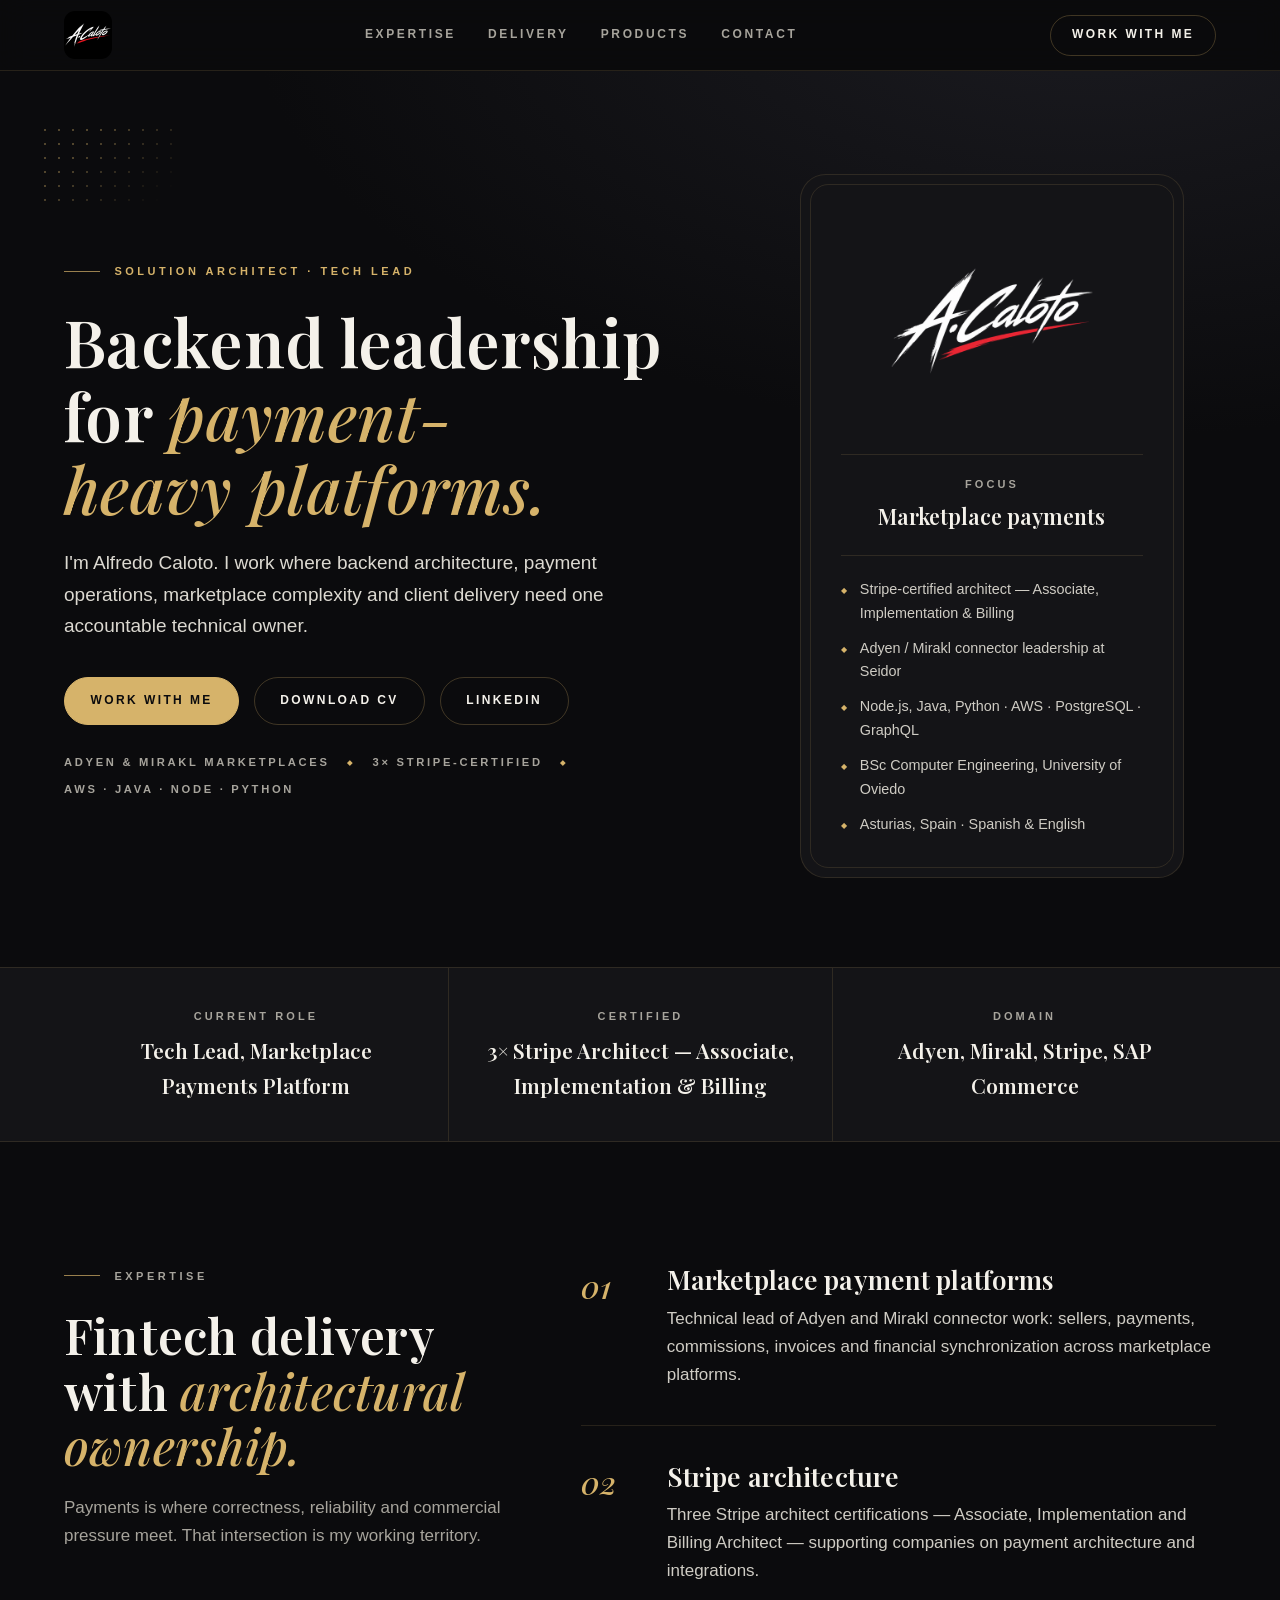
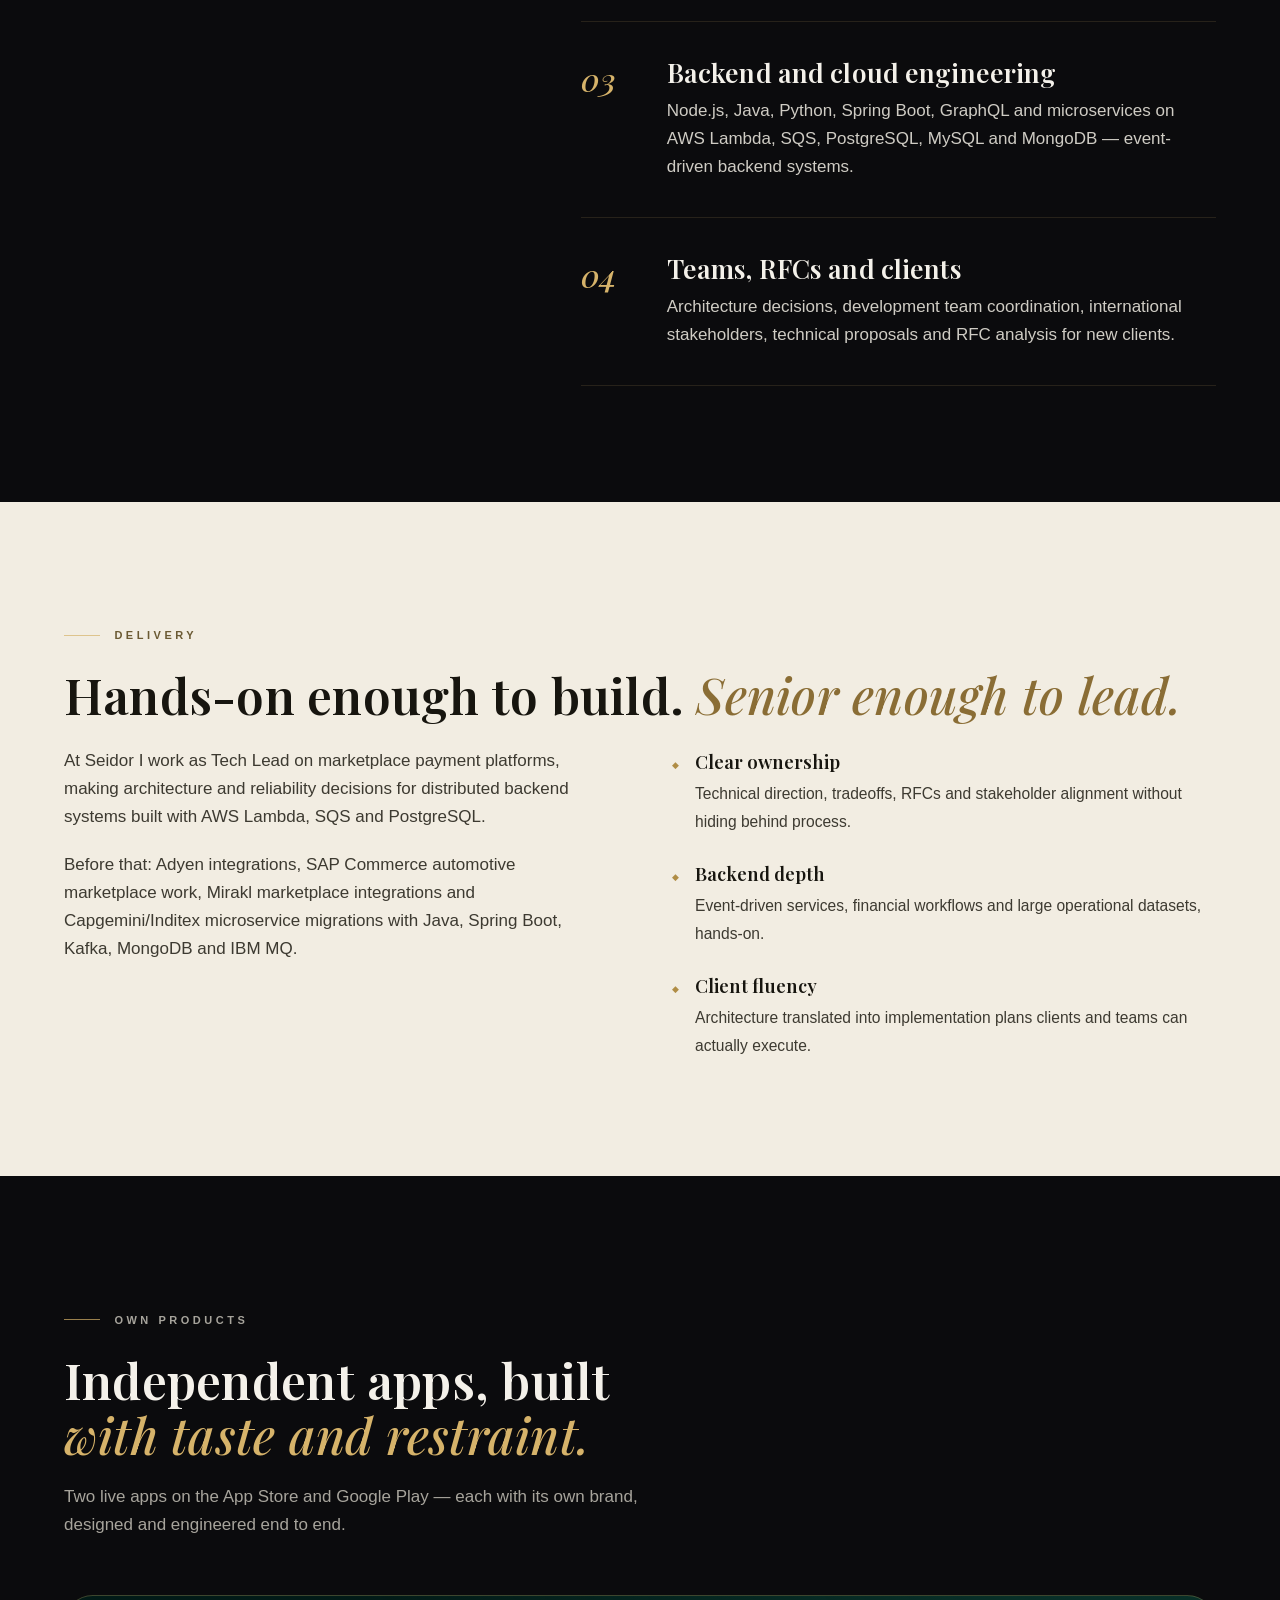
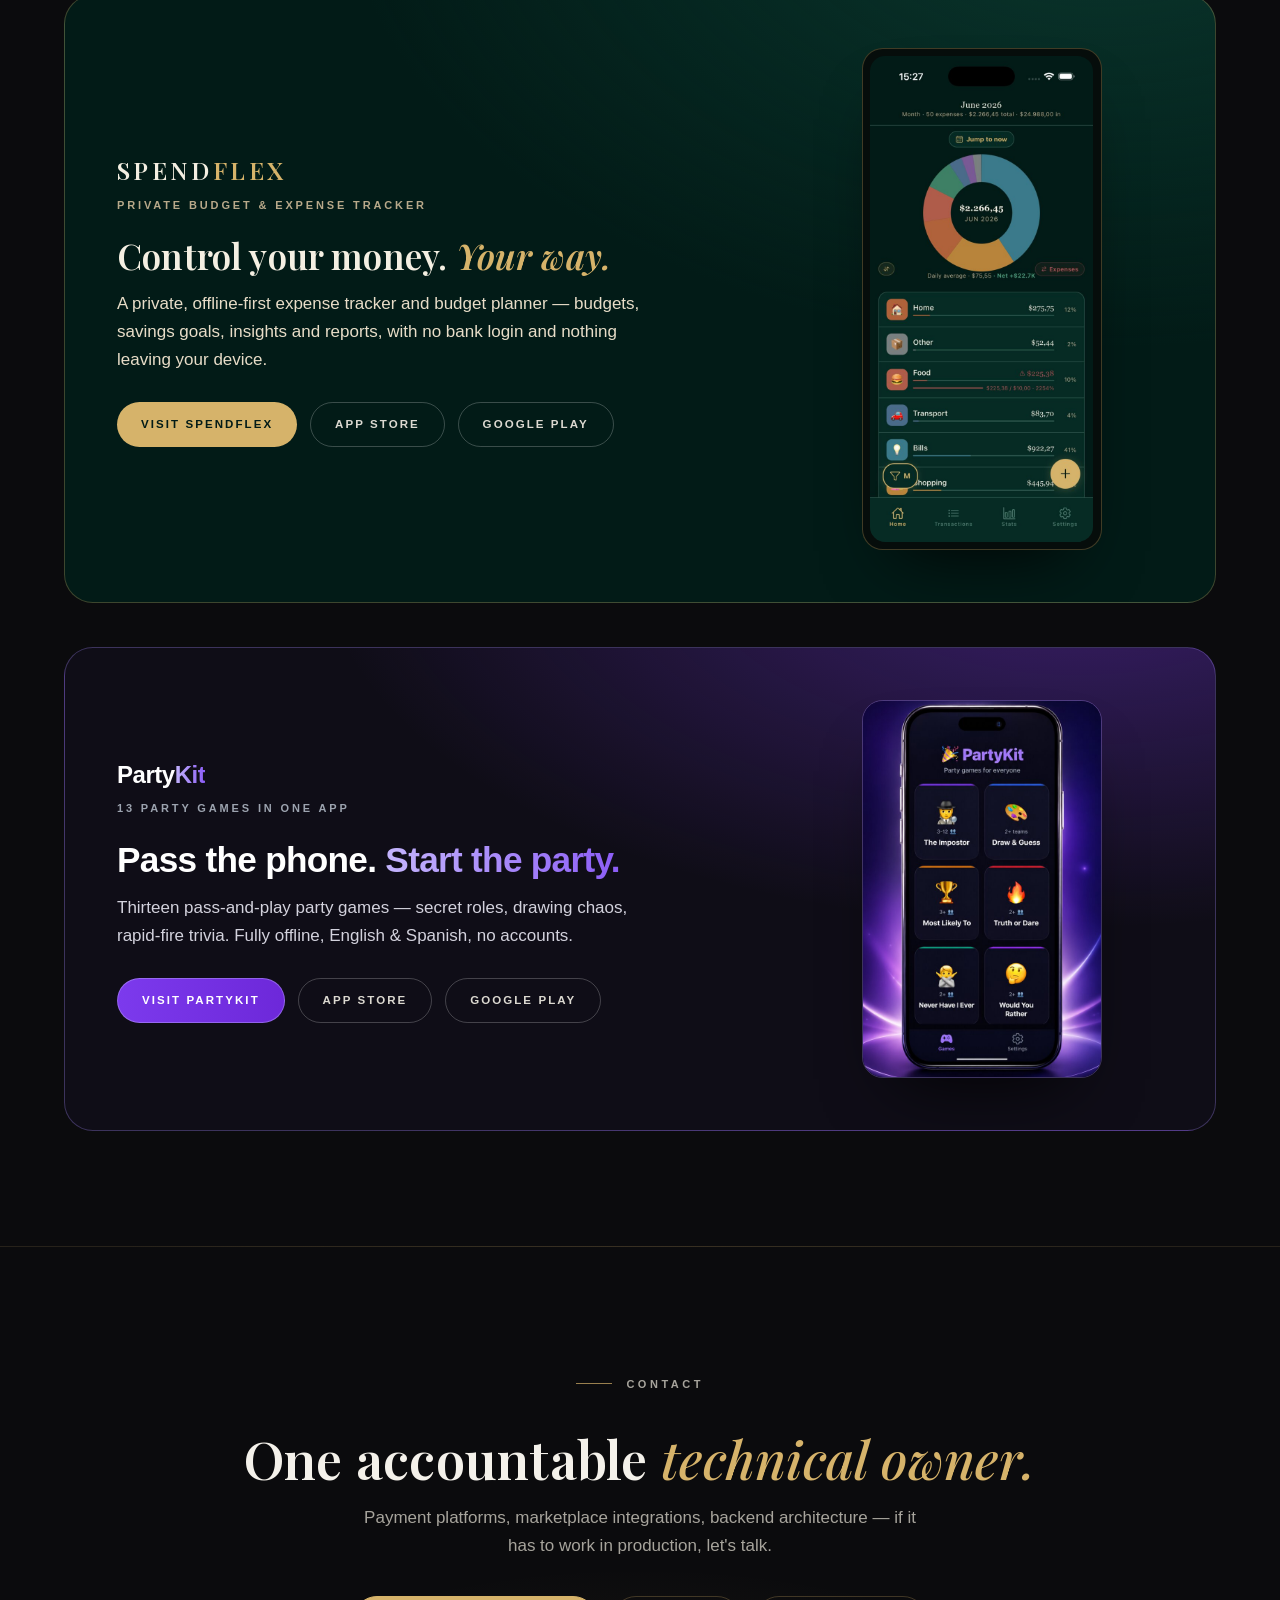
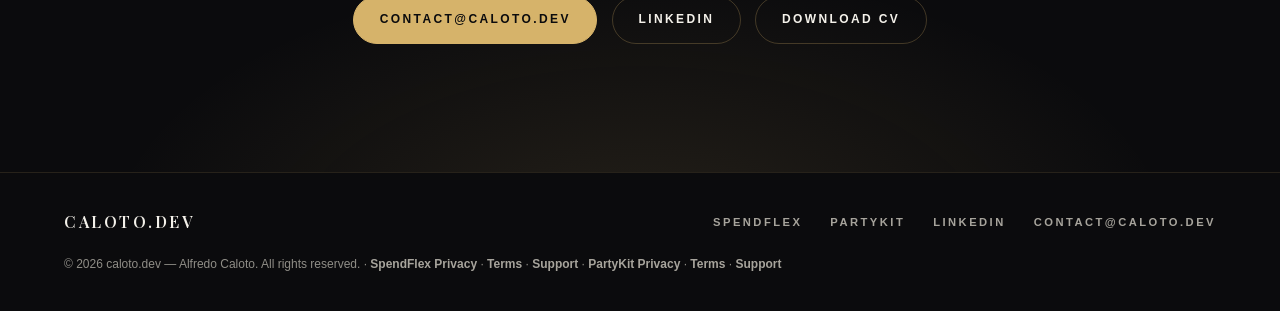
<file: index.html>
<!doctype html>
<html lang="en">
  <head>
    <meta charset="UTF-8" />
    <meta name="viewport" content="width=device-width, initial-scale=1.0" />
    <script>document.documentElement.classList.add("js");</script>
    <title>Alfredo Caloto — Solution Architect &amp; Tech Lead</title>
    <meta
      name="description"
      content="Alfredo Caloto, Solution Architect and Tech Lead for payment-heavy platforms: Adyen and Mirakl marketplaces, Stripe-certified architecture, AWS backend engineering — and independent apps SpendFlex and PartyKit."
    />
    <link rel="canonical" href="https://caloto.dev/" />
    <meta name="theme-color" content="#0B0B0D" />
    <meta property="og:type" content="website" />
    <meta property="og:site_name" content="caloto.dev" />
    <meta property="og:title" content="Alfredo Caloto — Solution Architect &amp; Tech Lead" />
    <meta
      property="og:description"
      content="Backend leadership for payment-heavy platforms. Adyen & Mirakl marketplaces, Stripe-certified architecture — and independent apps SpendFlex and PartyKit."
    />
    <meta property="og:image" content="https://caloto.dev/assets/brand/og-main.jpg" />
    <meta property="og:image:width" content="1200" />
    <meta property="og:image:height" content="630" />
    <meta property="og:image:alt" content="A. Caloto signature logo on black with a gold rule." />
    <meta property="og:url" content="https://caloto.dev/" />
    <meta name="twitter:card" content="summary_large_image" />
    <meta name="robots" content="index, follow, max-image-preview:large, max-snippet:-1" />
    <meta property="og:locale" content="en_US" />
    <meta name="twitter:title" content="Alfredo Caloto — Solution Architect &amp; Tech Lead" />
    <meta name="twitter:description" content="Backend leadership for payment-heavy platforms. Adyen & Mirakl marketplaces, Stripe-certified architecture — and independent apps SpendFlex and PartyKit." />
    <meta name="twitter:image" content="https://caloto.dev/assets/brand/og-main.jpg" />
    <link rel="icon" href="/assets/brand/acaloto-192.png" />
    <link rel="apple-touch-icon" href="/assets/brand/acaloto-192.png" />
    <link
      rel="preload"
      href="/assets/spendflex/fonts/playfair.woff2"
      as="font"
      type="font/woff2"
      crossorigin
    />
    <link
      rel="preload"
      href="/assets/spendflex/fonts/playfair-italic.woff2"
      as="font"
      type="font/woff2"
      crossorigin
    />
    <link rel="stylesheet" href="/home.css" />
  </head>
  <body>
    <a class="skip-link" href="#main">Skip to content</a>

    <header class="site-head">
      <div class="shell site-head__row">
        <a class="brand" href="/" aria-label="Caloto.dev home">
          <img src="/assets/brand/acaloto-192.png" alt="A. Caloto" width="192" height="192" />
        </a>
        <nav class="site-nav" aria-label="Primary">
          <a href="#expertise">Expertise</a>
          <a href="#delivery">Delivery</a>
          <a href="#products">Products</a>
          <a href="#contact">Contact</a>
        </nav>
        <a class="head-cta" href="mailto:contact@caloto.dev">Work with me</a>
      </div>
    </header>

    <main id="main">
      <!-- ================================ Hero ================================ -->
      <section class="hero" aria-label="Introduction">
        <div class="hero__dots" aria-hidden="true"></div>
        <div class="shell hero__grid">
          <div class="hero__copy reveal">
            <p class="kicker">Solution Architect · Tech Lead</p>
            <h1>Backend leadership for <em>payment-heavy platforms.</em></h1>
            <p class="hero__lead">
              I'm Alfredo Caloto. I work where backend architecture, payment
              operations, marketplace complexity and client delivery need one
              accountable technical owner.
            </p>
            <div class="actions">
              <a class="button button--gold" href="mailto:contact@caloto.dev">Work with me</a>
              <a class="button" href="/assets/brand/alfredo-caloto-cv.pdf">Download CV</a>
              <a class="button" href="https://www.linkedin.com/in/alfredocaloto/">LinkedIn</a>
            </div>
            <p class="trust">
              <span>Adyen &amp; Mirakl marketplaces</span>
              <span>3× Stripe-certified</span>
              <span>AWS · Java · Node · Python</span>
            </p>
          </div>

          <aside class="panel reveal" data-d="1" aria-label="Professional profile">
            <img src="/assets/brand/acaloto-512.png" alt="A. Caloto signature logo" width="512" height="512" />
            <div class="panel__metric">
              <span>Focus</span>
              <strong>Marketplace payments</strong>
            </div>
            <div class="panel__list">
              <span>Stripe-certified architect — Associate, Implementation &amp; Billing</span>
              <span>Adyen / Mirakl connector leadership at Seidor</span>
              <span>Node.js, Java, Python · AWS · PostgreSQL · GraphQL</span>
              <span>BSc Computer Engineering, University of Oviedo</span>
              <span>Asturias, Spain · Spanish &amp; English</span>
            </div>
          </aside>
        </div>
      </section>

      <!-- ============================ Credentials ============================ -->
      <section class="creds" aria-label="Core credentials">
        <div class="shell creds__grid">
          <div class="creds__item reveal">
            <span>Current role</span>
            <strong>Tech Lead, Marketplace Payments Platform</strong>
          </div>
          <div class="creds__item reveal" data-d="1">
            <span>Certified</span>
            <strong>3× Stripe Architect — Associate, Implementation &amp; Billing</strong>
          </div>
          <div class="creds__item reveal" data-d="2">
            <span>Domain</span>
            <strong>Adyen, Mirakl, Stripe, SAP Commerce</strong>
          </div>
        </div>
      </section>

      <!-- ============================== Expertise ============================== -->
      <section class="expertise" id="expertise">
        <div class="shell expertise__grid">
          <div class="expertise__intro reveal">
            <p class="kicker">Expertise</p>
            <h2>Fintech delivery with <em>architectural ownership.</em></h2>
            <p>
              Payments is where correctness, reliability and commercial pressure
              meet. That intersection is my working territory.
            </p>
          </div>

          <div>
            <article class="expertise-item reveal">
              <span class="expertise-item__num" aria-hidden="true">01</span>
              <div>
                <h3>Marketplace payment platforms</h3>
                <p>
                  Technical lead of Adyen and Mirakl connector work: sellers,
                  payments, commissions, invoices and financial synchronization
                  across marketplace platforms.
                </p>
              </div>
            </article>
            <article class="expertise-item reveal">
              <span class="expertise-item__num" aria-hidden="true">02</span>
              <div>
                <h3>Stripe architecture</h3>
                <p>
                  Three Stripe architect certifications — Associate,
                  Implementation and Billing Architect — supporting companies
                  on payment architecture and integrations.
                </p>
              </div>
            </article>
            <article class="expertise-item reveal">
              <span class="expertise-item__num" aria-hidden="true">03</span>
              <div>
                <h3>Backend and cloud engineering</h3>
                <p>
                  Node.js, Java, Python, Spring Boot, GraphQL and microservices
                  on AWS Lambda, SQS, PostgreSQL, MySQL and MongoDB —
                  event-driven backend systems.
                </p>
              </div>
            </article>
            <article class="expertise-item reveal">
              <span class="expertise-item__num" aria-hidden="true">04</span>
              <div>
                <h3>Teams, RFCs and clients</h3>
                <p>
                  Architecture decisions, development team coordination,
                  international stakeholders, technical proposals and RFC
                  analysis for new clients.
                </p>
              </div>
            </article>
          </div>
        </div>
      </section>

      <!-- ============================== Delivery ============================== -->
      <section class="manifesto" id="delivery">
        <div class="shell">
          <p class="kicker">Delivery</p>
          <h2>Hands-on enough to build. <em>Senior enough to lead.</em></h2>
          <div class="manifesto__grid">
            <div class="manifesto__copy reveal">
              <p>
                At Seidor I work as Tech Lead on marketplace payment platforms,
                making architecture and reliability decisions for distributed
                backend systems built with AWS Lambda, SQS and PostgreSQL.
              </p>
              <p>
                Before that: Adyen integrations, SAP Commerce automotive
                marketplace work, Mirakl marketplace integrations and
                Capgemini/Inditex microservice migrations with Java, Spring
                Boot, Kafka, MongoDB and IBM MQ.
              </p>
            </div>
            <ul class="principles reveal" data-d="1">
              <li>
                <div>
                  <strong>Clear ownership</strong>
                  <span>Technical direction, tradeoffs, RFCs and stakeholder alignment without hiding behind process.</span>
                </div>
              </li>
              <li>
                <div>
                  <strong>Backend depth</strong>
                  <span>Event-driven services, financial workflows and large operational datasets, hands-on.</span>
                </div>
              </li>
              <li>
                <div>
                  <strong>Client fluency</strong>
                  <span>Architecture translated into implementation plans clients and teams can actually execute.</span>
                </div>
              </li>
            </ul>
          </div>
        </div>
      </section>

      <!-- ============================== Products ============================== -->
      <section class="products-section" id="products">
        <div class="shell">
          <div class="products-section__head reveal">
            <p class="kicker">Own products</p>
            <h2>Independent apps, built <em>with taste and restraint.</em></h2>
            <p>
              Two live apps on the App Store and Google Play — each with its own
              brand, designed and engineered end to end.
            </p>
          </div>

          <div class="products">
            <article class="product product--spendflex reveal">
              <div>
                <p class="product__name">Spend<b>Flex</b></p>
                <span class="product__tag">Private budget &amp; expense tracker</span>
                <h3>Control your money. <em>Your way.</em></h3>
                <p class="product__body">
                  A private, offline-first expense tracker and budget planner —
                  budgets, savings goals, insights and reports, with no bank
                  login and nothing leaving your device.
                </p>
                <div class="product__actions">
                  <a class="product__cta" href="/spendflex/">Visit SpendFlex</a>
                  <a class="product__link" href="https://apps.apple.com/app/id6771418134">App Store</a>
                  <a
                    class="product__link"
                    href="https://play.google.com/store/apps/details?id=dev.caloto.spendflex"
                    >Google Play</a
                  >
                </div>
              </div>
              <a class="product__shot" href="/spendflex/" aria-label="Visit SpendFlex" tabindex="-1">
                <img
                  src="/assets/spendflex/app/home.jpg"
                  alt="SpendFlex home screen with spending donut and category breakdown"
                  width="640"
                  height="1390"
                  loading="lazy"
                />
              </a>
            </article>

            <article class="product product--partykit reveal" data-d="1">
              <div>
                <p class="product__name">Party<b>Kit</b></p>
                <span class="product__tag">13 party games in one app</span>
                <h3>Pass the phone. <em>Start the party.</em></h3>
                <p class="product__body">
                  Thirteen pass-and-play party games — secret roles, drawing
                  chaos, rapid-fire trivia. Fully offline, English &amp;
                  Spanish, no accounts.
                </p>
                <div class="product__actions">
                  <a class="product__cta" href="/partykit/">Visit PartyKit</a>
                  <a class="product__link" href="https://apps.apple.com/app/id6769780008">App Store</a>
                  <a
                    class="product__link"
                    href="https://play.google.com/store/apps/details?id=dev.caloto.partykit"
                    >Google Play</a
                  >
                </div>
              </div>
              <a class="product__shot" href="/partykit/" aria-label="Visit PartyKit" tabindex="-1">
                <img
                  src="/assets/partykit/app/home.jpg"
                  alt="PartyKit home screen with the games grid"
                  width="640"
                  height="1031"
                  loading="lazy"
                />
              </a>
            </article>
          </div>
        </div>
      </section>

      <!-- ================================ CTA ================================ -->
      <section class="cta" id="contact">
        <div class="shell reveal">
          <p class="kicker" style="justify-content: center; display: flex">Contact</p>
          <h2>One accountable <em>technical owner.</em></h2>
          <p>
            Payment platforms, marketplace integrations, backend architecture —
            if it has to work in production, let's talk.
          </p>
          <div class="actions">
            <a class="button button--gold" href="mailto:contact@caloto.dev">contact@caloto.dev</a>
            <a class="button" href="https://www.linkedin.com/in/alfredocaloto/">LinkedIn</a>
            <a class="button" href="/assets/brand/alfredo-caloto-cv.pdf">Download CV</a>
          </div>
        </div>
      </section>
    </main>

    <footer class="site-foot">
      <div class="shell site-foot__row">
        <span class="site-foot__brand">Caloto.dev</span>
        <nav aria-label="Footer">
          <a href="/spendflex/">SpendFlex</a>
          <a href="/partykit/">PartyKit</a>
          <a href="https://www.linkedin.com/in/alfredocaloto/">LinkedIn</a>
          <a href="mailto:contact@caloto.dev">contact@caloto.dev</a>
        </nav>
        <p class="site-foot__legal">
          © 2026 caloto.dev — Alfredo Caloto. All rights reserved. ·
          <a href="/spendflex/privacy/" style="letter-spacing: normal; text-transform: none; font-size: inherit">SpendFlex Privacy</a> ·
          <a href="/spendflex/terms/" style="letter-spacing: normal; text-transform: none; font-size: inherit">Terms</a> ·
          <a href="/spendflex/support/" style="letter-spacing: normal; text-transform: none; font-size: inherit">Support</a> ·
          <a href="/partykit/privacy/" style="letter-spacing: normal; text-transform: none; font-size: inherit">PartyKit Privacy</a> ·
          <a href="/partykit/terms/" style="letter-spacing: normal; text-transform: none; font-size: inherit">Terms</a> ·
          <a href="/partykit/support/" style="letter-spacing: normal; text-transform: none; font-size: inherit">Support</a>
        </p>
      </div>
    </footer>

    <script type="application/ld+json">
      {
        "@context": "https://schema.org",
        "@type": "WebSite",
        "name": "caloto.dev",
        "url": "https://caloto.dev/",
        "author": { "@type": "Person", "name": "Alfredo Caloto" }
      }
    </script>
    <script type="application/ld+json">
      {
        "@context": "https://schema.org",
        "@type": "Person",
        "name": "Alfredo Caloto",
        "url": "https://caloto.dev/",
        "jobTitle": "Solution Architect & Tech Lead",
        "email": "mailto:contact@caloto.dev",
        "sameAs": ["https://www.linkedin.com/in/alfredocaloto/"],
        "worksFor": { "@type": "Organization", "name": "Seidor" },
        "address": {
          "@type": "PostalAddress",
          "addressRegion": "Asturias",
          "addressCountry": "ES"
        },
        "alumniOf": {
          "@type": "CollegeOrUniversity",
          "name": "University of Oviedo"
        },
        "knowsLanguage": ["Spanish", "English"],
        "hasCredential": [
          {
            "@type": "EducationalOccupationalCredential",
            "credentialCategory": "certification",
            "name": "Stripe Certified Associate Architect"
          },
          {
            "@type": "EducationalOccupationalCredential",
            "credentialCategory": "certification",
            "name": "Stripe Certified Professional Implementation Architect"
          },
          {
            "@type": "EducationalOccupationalCredential",
            "credentialCategory": "certification",
            "name": "Stripe Certified Professional Billing Architect"
          }
        ],
        "knowsAbout": [
          "Marketplace payments",
          "Adyen",
          "Mirakl",
          "Stripe",
          "AWS",
          "Backend architecture",
          "Java",
          "Node.js",
          "Python"
        ]
      }
    </script>

    <script>
      (function () {
        var els = document.querySelectorAll(".reveal");
        var reduce = window.matchMedia("(prefers-reduced-motion: reduce)").matches;
        if (reduce || !("IntersectionObserver" in window)) {
          els.forEach(function (el) { el.classList.add("in"); });
          return;
        }
        var io = new IntersectionObserver(
          function (entries) {
            entries.forEach(function (entry) {
              if (entry.isIntersecting) {
                entry.target.classList.add("in");
                io.unobserve(entry.target);
              }
            });
          },
          { threshold: 0.12, rootMargin: "0px 0px -8% 0px" }
        );
        els.forEach(function (el) { io.observe(el); });
      })();
    </script>
  </body>
</html>
</file>
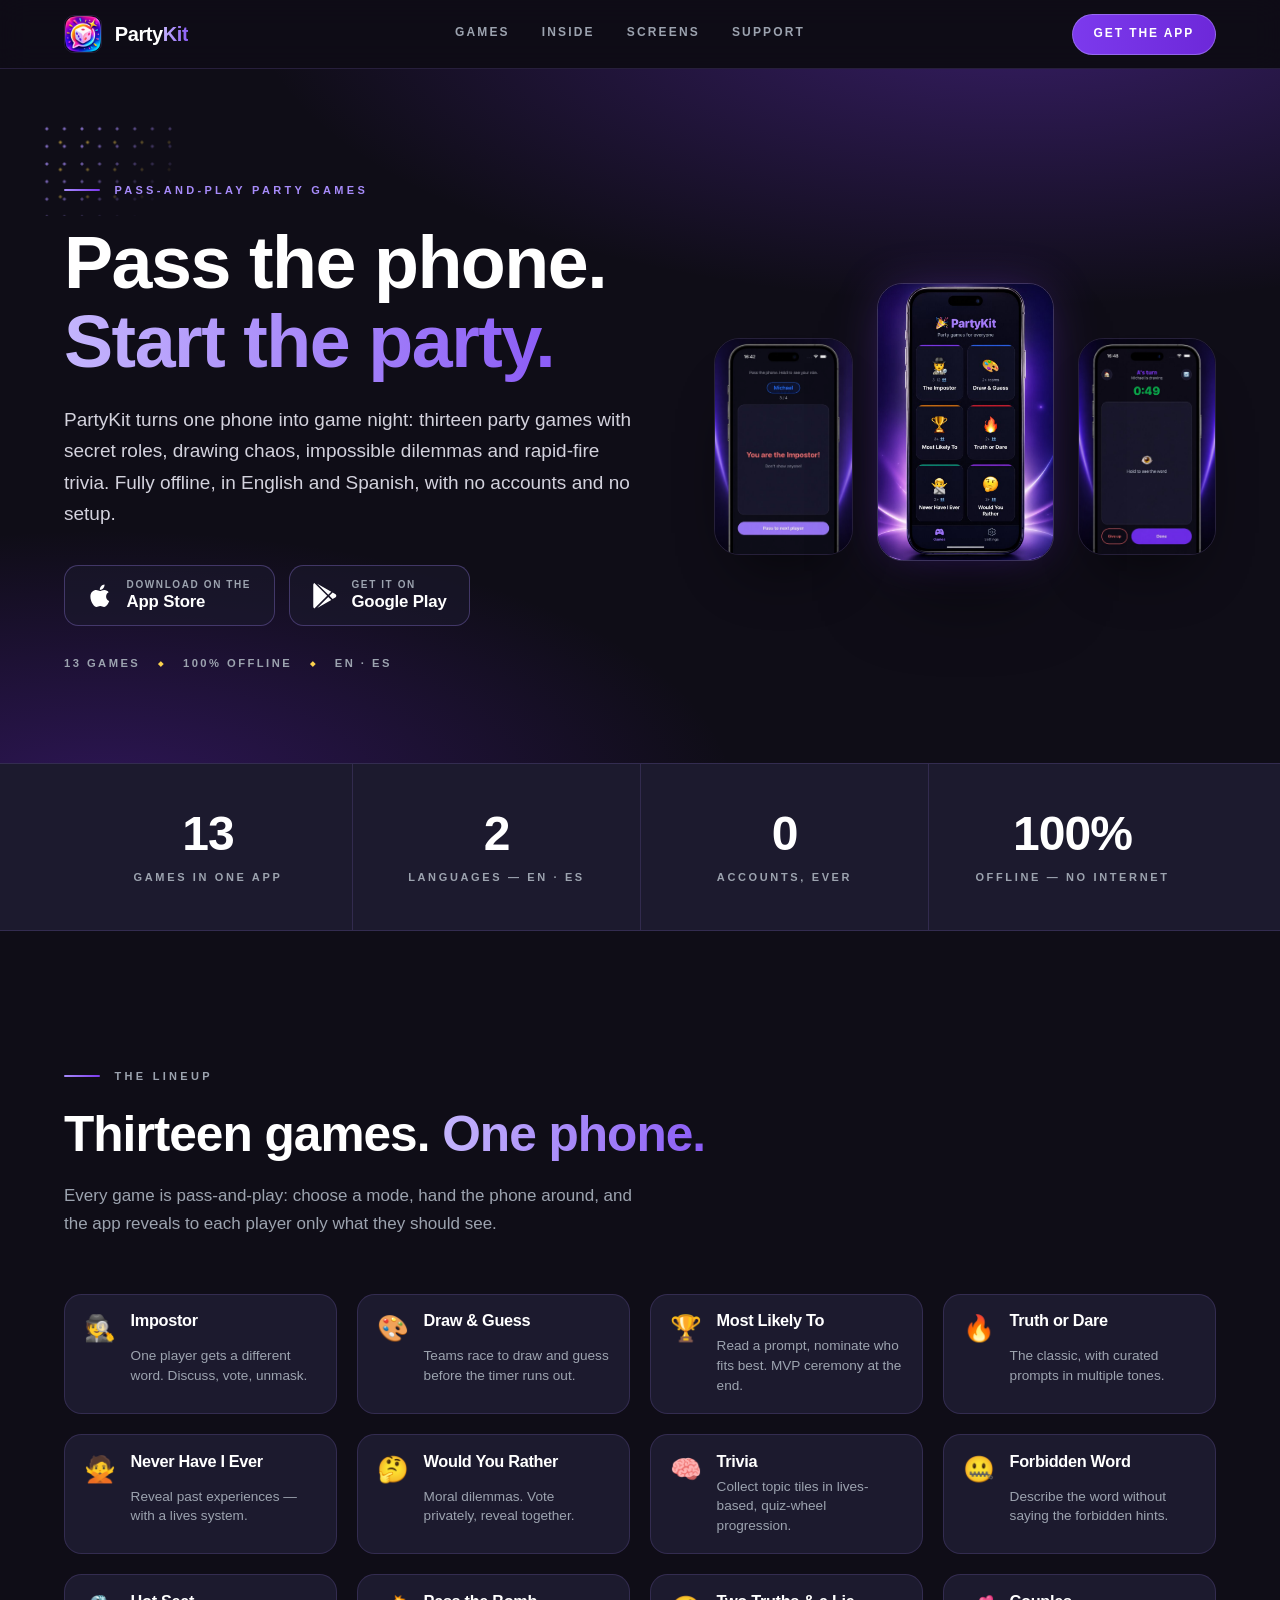
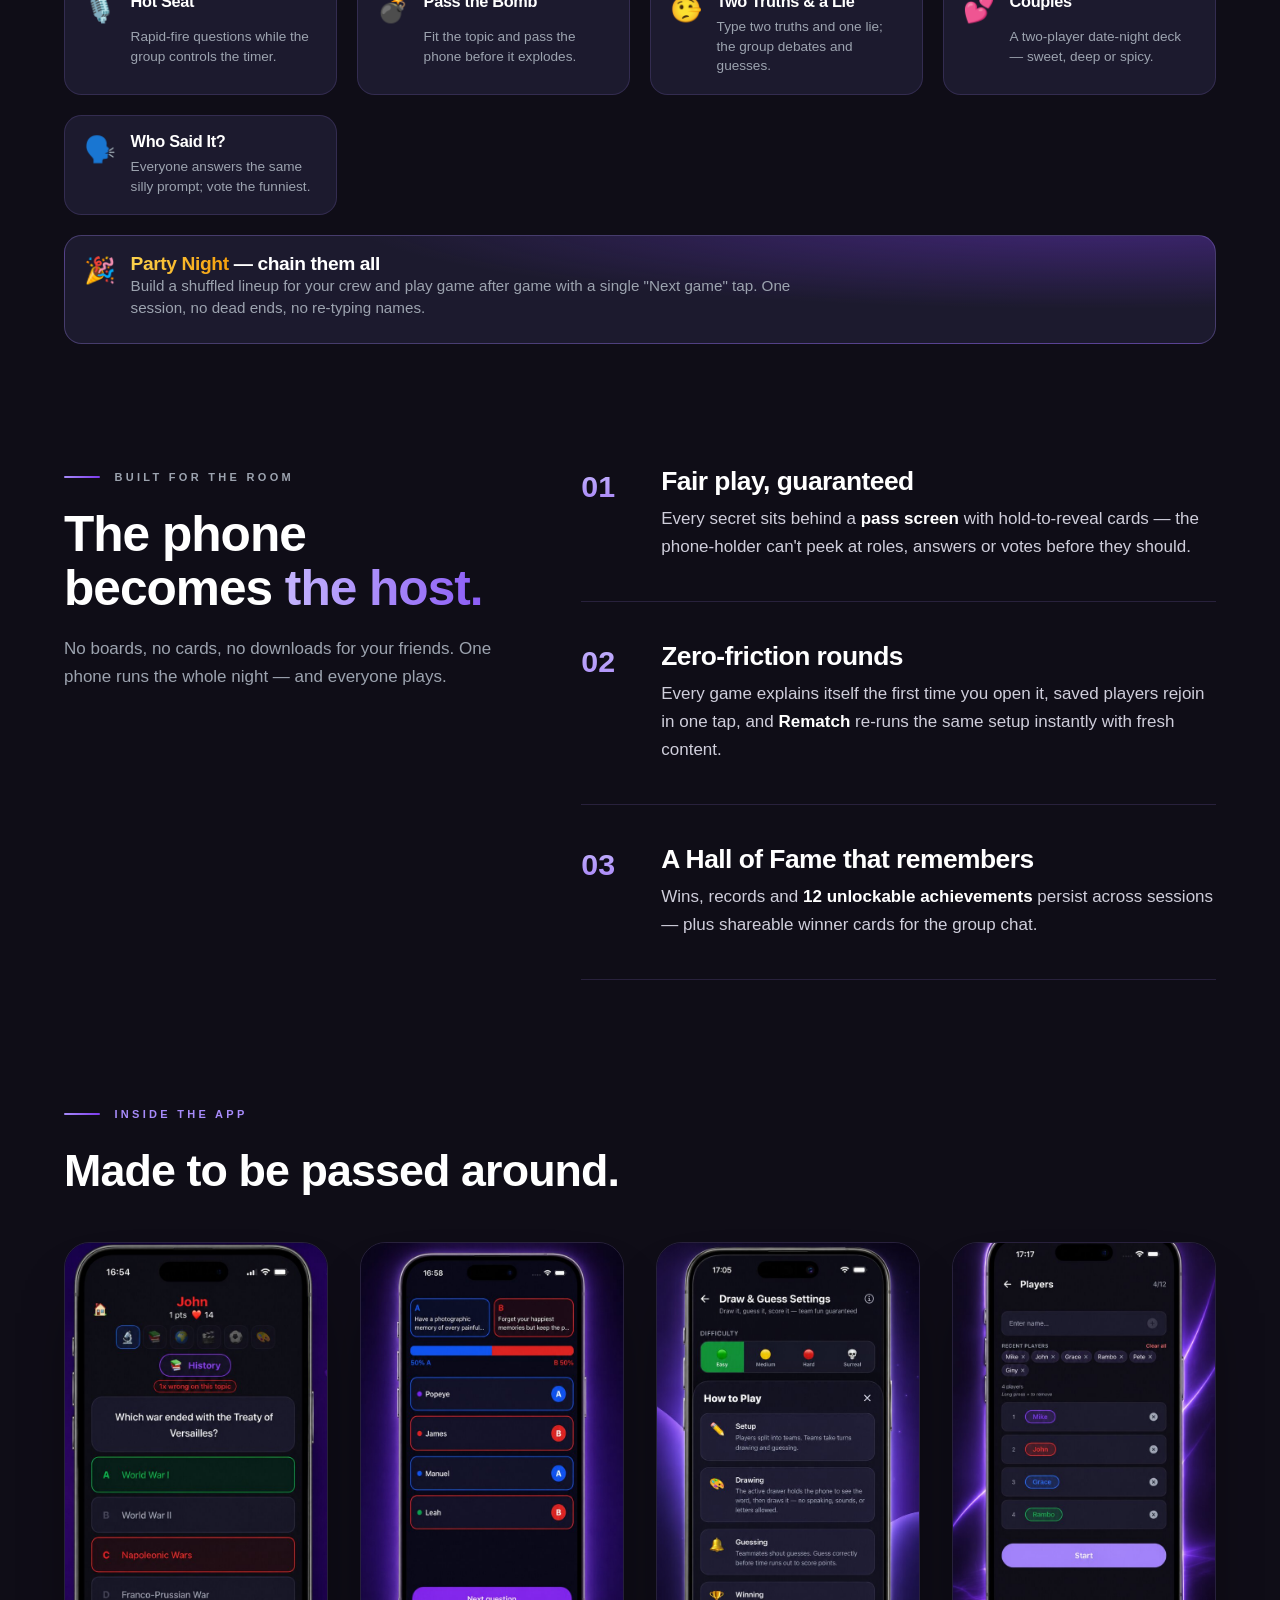
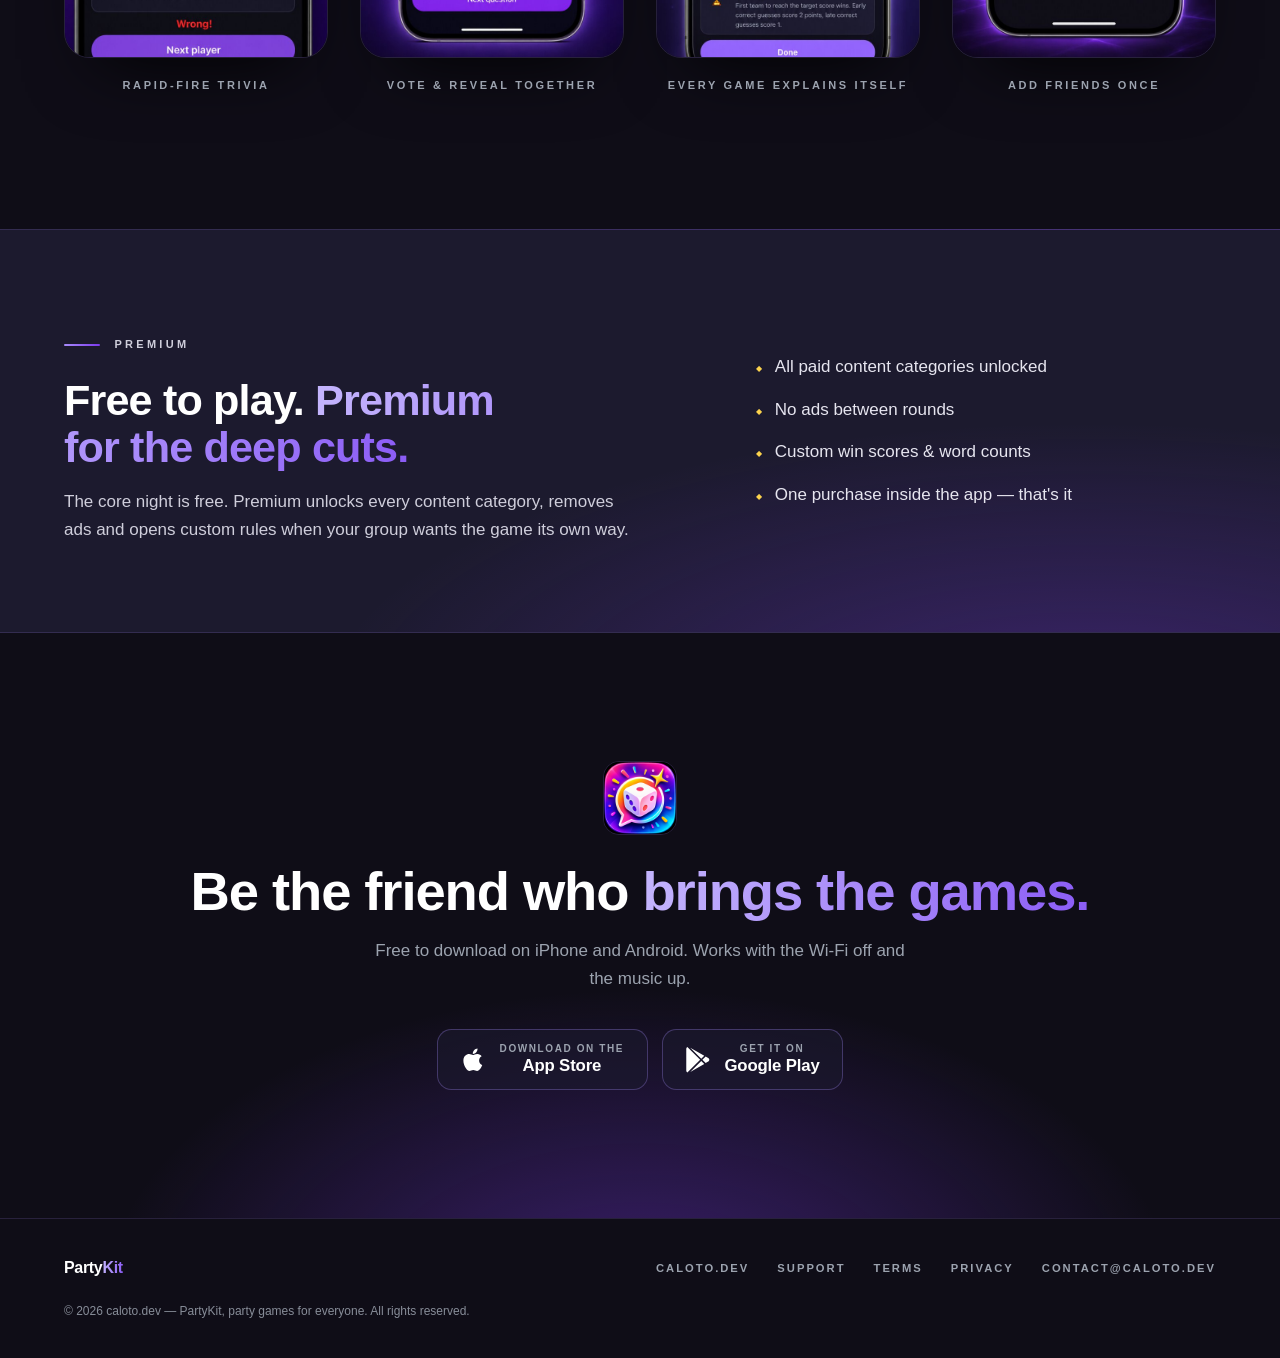
<file: partykit/index.html>
<!doctype html>
<html lang="en">
  <head>
    <meta charset="UTF-8" />
    <meta name="viewport" content="width=device-width, initial-scale=1.0" />
    <script>document.documentElement.classList.add("js");</script>
    <title>PartyKit — 13 Party Games in One App, Fully Offline</title>
    <meta
      name="description"
      content="PartyKit turns one phone into game night: 13 pass-and-play party games — Impostor, Draw & Guess, Trivia and more. Offline, English & Spanish, no accounts."
    />
    <link rel="canonical" href="https://caloto.dev/partykit/" />
    <meta name="theme-color" content="#0F0D17" />
    <meta property="og:type" content="website" />
    <meta property="og:site_name" content="PartyKit" />
    <meta property="og:title" content="PartyKit — Pass the phone. Start the party." />
    <meta
      property="og:description"
      content="13 pass-and-play party games in one app: secret roles, drawing chaos, rapid-fire trivia. Fully offline, English & Spanish, no accounts."
    />
    <meta property="og:image" content="https://caloto.dev/assets/partykit/promo/og.jpg" />
    <meta property="og:image:width" content="1200" />
    <meta property="og:image:height" content="630" />
    <meta
      property="og:image:alt"
      content="Three PartyKit app screens on a night-purple glow background."
    />
    <meta property="og:url" content="https://caloto.dev/partykit/" />
    <meta name="twitter:card" content="summary_large_image" />
    <meta name="robots" content="index, follow, max-image-preview:large, max-snippet:-1" />
    <meta property="og:locale" content="en_US" />
    <meta name="twitter:title" content="PartyKit — Pass the phone. Start the party." />
    <meta name="twitter:description" content="13 pass-and-play party games in one app: secret roles, drawing chaos, rapid-fire trivia. Fully offline, English & Spanish, no accounts." />
    <meta name="twitter:image" content="https://caloto.dev/assets/partykit/promo/og.jpg" />
    <link rel="icon" href="/assets/partykit/icon-192.png" />
    <link rel="apple-touch-icon" href="/assets/partykit/icon-192.png" />
    <link rel="stylesheet" href="/partykit/landing.css" />
  </head>
  <body>
    <a class="skip-link" href="#main">Skip to content</a>

    <header class="site-head">
      <div class="shell site-head__row">
        <a class="brand" href="/partykit/" aria-label="PartyKit home">
          <img src="/assets/partykit/icon-192.png" alt="" width="192" height="192" />
          <span class="wordmark">Party<b>Kit</b></span>
        </a>
        <nav class="site-nav" aria-label="Primary">
          <a href="#games">Games</a>
          <a href="#inside">Inside</a>
          <a href="#screens">Screens</a>
          <a href="/partykit/support/">Support</a>
        </nav>
        <a class="head-cta" href="#download">Get the app</a>
      </div>
    </header>

    <main id="main">
      <!-- ================================ Hero ================================ -->
      <section class="hero" aria-label="Introduction">
        <div class="hero__confetti" aria-hidden="true"></div>

        <div class="shell hero__grid">
          <div class="hero__copy reveal">
            <p class="kicker">Pass-and-play party games</p>
            <h1>Pass the phone. <em>Start the party.</em></h1>
            <p class="hero__lead">
              PartyKit turns one phone into game night: thirteen party games
              with secret roles, drawing chaos, impossible dilemmas and
              rapid-fire trivia. Fully offline, in English and Spanish, with no
              accounts and no setup.
            </p>

            <div class="stores" aria-label="Download PartyKit">
              <a
                class="badge"
                href="https://apps.apple.com/app/id6769780008"
                aria-label="Download PartyKit on the App Store"
              >
                <svg viewBox="0 0 384 512" aria-hidden="true" fill="currentColor">
                  <path d="M318.7 268.7c-.2-36.7 16.4-64.4 50-84.8-18.8-26.9-47.2-41.7-84.7-44.6-35.5-2.8-74.3 20.7-88.5 20.7-15 0-49.4-19.7-76.4-19.7C63.3 141.2 4 184.8 4 273.5q0 39.3 14.4 81.2c12.8 36.7 59 126.7 107.2 125.2 25.2-.6 43-17.9 75.8-17.9 31.8 0 48.3 17.9 76.4 17.9 48.6-.7 90.4-82.5 102.6-119.3-65.2-30.7-61.7-90-61.7-91.9zm-56.6-164.2c27.3-32.4 24.8-61.9 24-72.5-24.1 1.4-52 16.4-67.9 34.9-17.5 19.8-27.8 44.3-25.6 71.9 26.1 2 49.9-11.4 69.5-34.3z" />
                </svg>
                <span><small>Download on the</small><strong>App Store</strong></span>
              </a>
              <a
                class="badge"
                href="https://play.google.com/store/apps/details?id=dev.caloto.partykit"
                aria-label="Get PartyKit on Google Play"
              >
                <svg viewBox="0 0 512 512" aria-hidden="true" fill="currentColor">
                  <path d="M325.3 234.3 104.6 13l280.8 161.2-60.1 60.1zM47 0C34 6.8 25.3 19.2 25.3 35.3v441.3c0 16.1 8.7 28.5 21.7 35.3l256.6-256L47 0zm425.2 225.6-58.9-34.1-65.7 64.5 65.7 64.5 60.1-34.1c18-14.3 18-46.5-1.2-60.8zM104.6 499l280.8-161.2-60.1-60.1L104.6 499z" />
                </svg>
                <span><small>Get it on</small><strong>Google Play</strong></span>
              </a>
            </div>

            <p class="trust">
              <span>13 games</span>
              <span>100% offline</span>
              <span>EN · ES</span>
            </p>
          </div>

          <div class="hero__visual reveal" data-d="1" aria-label="PartyKit app screens">
            <div class="shots">
              <div class="shot shot--side">
                <img
                  src="/assets/partykit/app/impostor.jpg"
                  alt="Impostor reveal screen: you are the impostor — don't show anyone"
                  width="640"
                  height="1001"
                />
              </div>
              <div class="shot shot--main">
                <img
                  src="/assets/partykit/app/home.jpg"
                  alt="PartyKit home screen with the games grid: Impostor, Draw and Guess, Most Likely To and more"
                  width="640"
                  height="1031"
                  fetchpriority="high"
                />
              </div>
              <div class="shot shot--side">
                <img
                  src="/assets/partykit/app/draw.jpg"
                  alt="Draw and Guess in play: 49-second timer while Michael draws"
                  width="640"
                  height="1032"
                />
              </div>
            </div>
          </div>
        </div>
      </section>

      <!-- ============================ Stats strip ============================ -->
      <section class="strip" aria-label="PartyKit in numbers">
        <div class="shell strip__grid">
          <div class="strip__item reveal">
            <strong>13</strong>
            <span>Games in one app</span>
          </div>
          <div class="strip__item reveal" data-d="1">
            <strong>2</strong>
            <span>Languages — EN&nbsp;·&nbsp;ES</span>
          </div>
          <div class="strip__item reveal" data-d="2">
            <strong>0</strong>
            <span>Accounts, ever</span>
          </div>
          <div class="strip__item reveal" data-d="3">
            <strong>100%</strong>
            <span>Offline — no internet</span>
          </div>
        </div>
      </section>

      <!-- ============================== Lineup =============================== -->
      <section class="lineup" id="games">
        <div class="shell">
          <div class="lineup__head reveal">
            <p class="kicker">The lineup</p>
            <h2>Thirteen games. <em>One phone.</em></h2>
            <p>
              Every game is pass-and-play: choose a mode, hand the phone around,
              and the app reveals to each player only what they should see.
            </p>
          </div>

          <div class="games">
            <article class="game reveal">
              <span class="game__emoji" aria-hidden="true">🕵️</span>
              <h3>Impostor</h3>
              <p>One player gets a different word. Discuss, vote, unmask.</p>
            </article>
            <article class="game reveal">
              <span class="game__emoji" aria-hidden="true">🎨</span>
              <h3>Draw &amp; Guess</h3>
              <p>Teams race to draw and guess before the timer runs out.</p>
            </article>
            <article class="game reveal">
              <span class="game__emoji" aria-hidden="true">🏆</span>
              <h3>Most Likely To</h3>
              <p>Read a prompt, nominate who fits best. MVP ceremony at the end.</p>
            </article>
            <article class="game reveal">
              <span class="game__emoji" aria-hidden="true">🔥</span>
              <h3>Truth or Dare</h3>
              <p>The classic, with curated prompts in multiple tones.</p>
            </article>
            <article class="game reveal">
              <span class="game__emoji" aria-hidden="true">🙅</span>
              <h3>Never Have I Ever</h3>
              <p>Reveal past experiences — with a lives system.</p>
            </article>
            <article class="game reveal">
              <span class="game__emoji" aria-hidden="true">🤔</span>
              <h3>Would You Rather</h3>
              <p>Moral dilemmas. Vote privately, reveal together.</p>
            </article>
            <article class="game reveal">
              <span class="game__emoji" aria-hidden="true">🧠</span>
              <h3>Trivia</h3>
              <p>Collect topic tiles in lives-based, quiz-wheel progression.</p>
            </article>
            <article class="game reveal">
              <span class="game__emoji" aria-hidden="true">🤐</span>
              <h3>Forbidden Word</h3>
              <p>Describe the word without saying the forbidden hints.</p>
            </article>
            <article class="game reveal">
              <span class="game__emoji" aria-hidden="true">🎙️</span>
              <h3>Hot Seat</h3>
              <p>Rapid-fire questions while the group controls the timer.</p>
            </article>
            <article class="game reveal">
              <span class="game__emoji" aria-hidden="true">💣</span>
              <h3>Pass the Bomb</h3>
              <p>Fit the topic and pass the phone before it explodes.</p>
            </article>
            <article class="game reveal">
              <span class="game__emoji" aria-hidden="true">🤥</span>
              <h3>Two Truths &amp; a Lie</h3>
              <p>Type two truths and one lie; the group debates and guesses.</p>
            </article>
            <article class="game reveal">
              <span class="game__emoji" aria-hidden="true">💕</span>
              <h3>Couples</h3>
              <p>A two-player date-night deck — sweet, deep or spicy.</p>
            </article>
            <article class="game reveal">
              <span class="game__emoji" aria-hidden="true">🗣️</span>
              <h3>Who Said It?</h3>
              <p>Everyone answers the same silly prompt; vote the funniest.</p>
            </article>

            <article class="game game--night reveal">
              <span class="game__emoji" aria-hidden="true">🎉</span>
              <div>
                <h3><b>Party Night</b> — chain them all</h3>
                <p>
                  Build a shuffled lineup for your crew and play game after game
                  with a single "Next game" tap. One session, no dead ends, no
                  re-typing names.
                </p>
              </div>
            </article>
          </div>
        </div>
      </section>

      <!-- ============================== Features ============================== -->
      <section class="features" id="inside">
        <div class="shell features__grid">
          <div class="features__intro reveal">
            <p class="kicker">Built for the room</p>
            <h2>The phone becomes <em>the host.</em></h2>
            <p>
              No boards, no cards, no downloads for your friends. One phone runs
              the whole night — and everyone plays.
            </p>
          </div>

          <div class="features__list">
            <article class="feature reveal">
              <span class="feature__num" aria-hidden="true">01</span>
              <div>
                <h3>Fair play, guaranteed</h3>
                <p>
                  Every secret sits behind a <b>pass screen</b> with
                  hold-to-reveal cards — the phone-holder can't peek at roles,
                  answers or votes before they should.
                </p>
              </div>
            </article>
            <article class="feature reveal" data-d="1">
              <span class="feature__num" aria-hidden="true">02</span>
              <div>
                <h3>Zero-friction rounds</h3>
                <p>
                  Every game explains itself the first time you open it, saved
                  players rejoin in one tap, and <b>Rematch</b> re-runs the same
                  setup instantly with fresh content.
                </p>
              </div>
            </article>
            <article class="feature reveal" data-d="2">
              <span class="feature__num" aria-hidden="true">03</span>
              <div>
                <h3>A Hall of Fame that remembers</h3>
                <p>
                  Wins, records and <b>12 unlockable achievements</b> persist
                  across sessions — plus shareable winner cards for the group
                  chat.
                </p>
              </div>
            </article>
          </div>
        </div>
      </section>

      <!-- =============================== Screens =============================== -->
      <section class="screens" id="screens">
        <div class="shell">
          <div class="screens__head reveal">
            <div>
              <p class="kicker">Inside the app</p>
              <h2>Made to be passed around.</h2>
            </div>
            <p class="screens__hint">Swipe &rarr;</p>
          </div>

          <div
            class="gallery"
            role="region"
            aria-label="App screenshots"
            tabindex="0"
          >
            <figure class="reveal">
              <div class="shot">
                <img
                  src="/assets/partykit/app/trivia.jpg"
                  alt="Trivia in play: which war ended with the Treaty of Versailles, with answer options"
                  width="640"
                  height="1097"
                  loading="lazy"
                />
              </div>
              <figcaption>Rapid-fire trivia</figcaption>
            </figure>
            <figure class="reveal" data-d="1">
              <div class="shot">
                <img
                  src="/assets/partykit/app/vote.jpg"
                  alt="Would You Rather vote screen with players choosing between options A and B"
                  width="640"
                  height="1031"
                  loading="lazy"
                />
              </div>
              <figcaption>Vote &amp; reveal together</figcaption>
            </figure>
            <figure class="reveal" data-d="2">
              <div class="shot">
                <img
                  src="/assets/partykit/app/howto.jpg"
                  alt="How to Play sheet for Draw and Guess with setup, drawing, guessing and winning steps"
                  width="640"
                  height="1101"
                  loading="lazy"
                />
              </div>
              <figcaption>Every game explains itself</figcaption>
            </figure>
            <figure class="reveal" data-d="3">
              <div class="shot">
                <img
                  src="/assets/partykit/app/players.jpg"
                  alt="Players screen with saved names ready to rejoin the next game"
                  width="640"
                  height="1055"
                  loading="lazy"
                />
              </div>
              <figcaption>Add friends once</figcaption>
            </figure>
          </div>
        </div>
      </section>

      <!-- ============================== Premium =============================== -->
      <section class="premium" aria-label="PartyKit Premium">
        <div class="shell premium__grid">
          <div class="reveal">
            <p class="kicker">Premium</p>
            <h2>Free to play. <em>Premium for the deep cuts.</em></h2>
            <p>
              The core night is free. Premium unlocks every content category,
              removes ads and opens custom rules when your group wants the game
              its own way.
            </p>
          </div>
          <ul class="premium__list reveal" data-d="1">
            <li>All paid content categories unlocked</li>
            <li>No ads between rounds</li>
            <li>Custom win scores &amp; word counts</li>
            <li>One purchase inside the app — that's it</li>
          </ul>
        </div>
      </section>

      <!-- ================================ CTA ================================ -->
      <section class="cta" id="download">
        <div class="shell reveal">
          <img src="/assets/partykit/icon-192.png" alt="" width="192" height="192" loading="lazy" />
          <h2>Be the friend who <em>brings the games.</em></h2>
          <p>
            Free to download on iPhone and Android. Works with the Wi-Fi off and
            the music up.
          </p>
          <div class="stores" aria-label="Download PartyKit">
            <a
              class="badge"
              href="https://apps.apple.com/app/id6769780008"
              aria-label="Download PartyKit on the App Store"
            >
              <svg viewBox="0 0 384 512" aria-hidden="true" fill="currentColor">
                <path d="M318.7 268.7c-.2-36.7 16.4-64.4 50-84.8-18.8-26.9-47.2-41.7-84.7-44.6-35.5-2.8-74.3 20.7-88.5 20.7-15 0-49.4-19.7-76.4-19.7C63.3 141.2 4 184.8 4 273.5q0 39.3 14.4 81.2c12.8 36.7 59 126.7 107.2 125.2 25.2-.6 43-17.9 75.8-17.9 31.8 0 48.3 17.9 76.4 17.9 48.6-.7 90.4-82.5 102.6-119.3-65.2-30.7-61.7-90-61.7-91.9zm-56.6-164.2c27.3-32.4 24.8-61.9 24-72.5-24.1 1.4-52 16.4-67.9 34.9-17.5 19.8-27.8 44.3-25.6 71.9 26.1 2 49.9-11.4 69.5-34.3z" />
              </svg>
              <span><small>Download on the</small><strong>App Store</strong></span>
            </a>
            <a
              class="badge"
              href="https://play.google.com/store/apps/details?id=dev.caloto.partykit"
              aria-label="Get PartyKit on Google Play"
            >
              <svg viewBox="0 0 512 512" aria-hidden="true" fill="currentColor">
                <path d="M325.3 234.3 104.6 13l280.8 161.2-60.1 60.1zM47 0C34 6.8 25.3 19.2 25.3 35.3v441.3c0 16.1 8.7 28.5 21.7 35.3l256.6-256L47 0zm425.2 225.6-58.9-34.1-65.7 64.5 65.7 64.5 60.1-34.1c18-14.3 18-46.5-1.2-60.8zM104.6 499l280.8-161.2-60.1-60.1L104.6 499z" />
              </svg>
              <span><small>Get it on</small><strong>Google Play</strong></span>
            </a>
          </div>
        </div>
      </section>
    </main>

    <footer class="site-foot">
      <div class="shell site-foot__row">
        <span class="wordmark">Party<b>Kit</b></span>
        <nav aria-label="Footer">
          <a href="/">Caloto.dev</a>
          <a href="/partykit/support/">Support</a>
          <a href="/partykit/terms/">Terms</a>
          <a href="/partykit/privacy/">Privacy</a>
          <a href="mailto:contact@caloto.dev">contact@caloto.dev</a>
        </nav>
        <p class="site-foot__legal">
          © 2026 caloto.dev — PartyKit, party games for everyone. All rights
          reserved.
        </p>
      </div>
    </footer>

    <script type="application/ld+json">
      {
        "@context": "https://schema.org",
        "@type": "SoftwareApplication",
        "name": "PartyKit: Party Games",
        "applicationCategory": "GameApplication",
        "operatingSystem": "iOS, Android",
        "author": {
          "@type": "Person",
          "name": "Alfredo Caloto",
          "url": "https://caloto.dev/"
        },
        "description": "13 pass-and-play party games in one app: Impostor, Draw & Guess, Trivia and more. Fully offline, English & Spanish, no accounts.",
        "url": "https://caloto.dev/partykit/",
        "image": "https://caloto.dev/assets/partykit/promo/og.jpg",
        "downloadUrl": [
          "https://apps.apple.com/app/id6769780008",
          "https://play.google.com/store/apps/details?id=dev.caloto.partykit"
        ],
        "offers": {
          "@type": "Offer",
          "price": "0",
          "priceCurrency": "EUR"
        }
      }
    </script>

    <script>
      (function () {
        var els = document.querySelectorAll(".reveal");
        var reduce = window.matchMedia("(prefers-reduced-motion: reduce)").matches;
        if (reduce || !("IntersectionObserver" in window)) {
          els.forEach(function (el) { el.classList.add("in"); });
          return;
        }
        var io = new IntersectionObserver(
          function (entries) {
            entries.forEach(function (entry) {
              if (entry.isIntersecting) {
                entry.target.classList.add("in");
                io.unobserve(entry.target);
              }
            });
          },
          { threshold: 0.12, rootMargin: "0px 0px -8% 0px" }
        );
        els.forEach(function (el) { io.observe(el); });
      })();
    </script>
  </body>
</html>
</file>
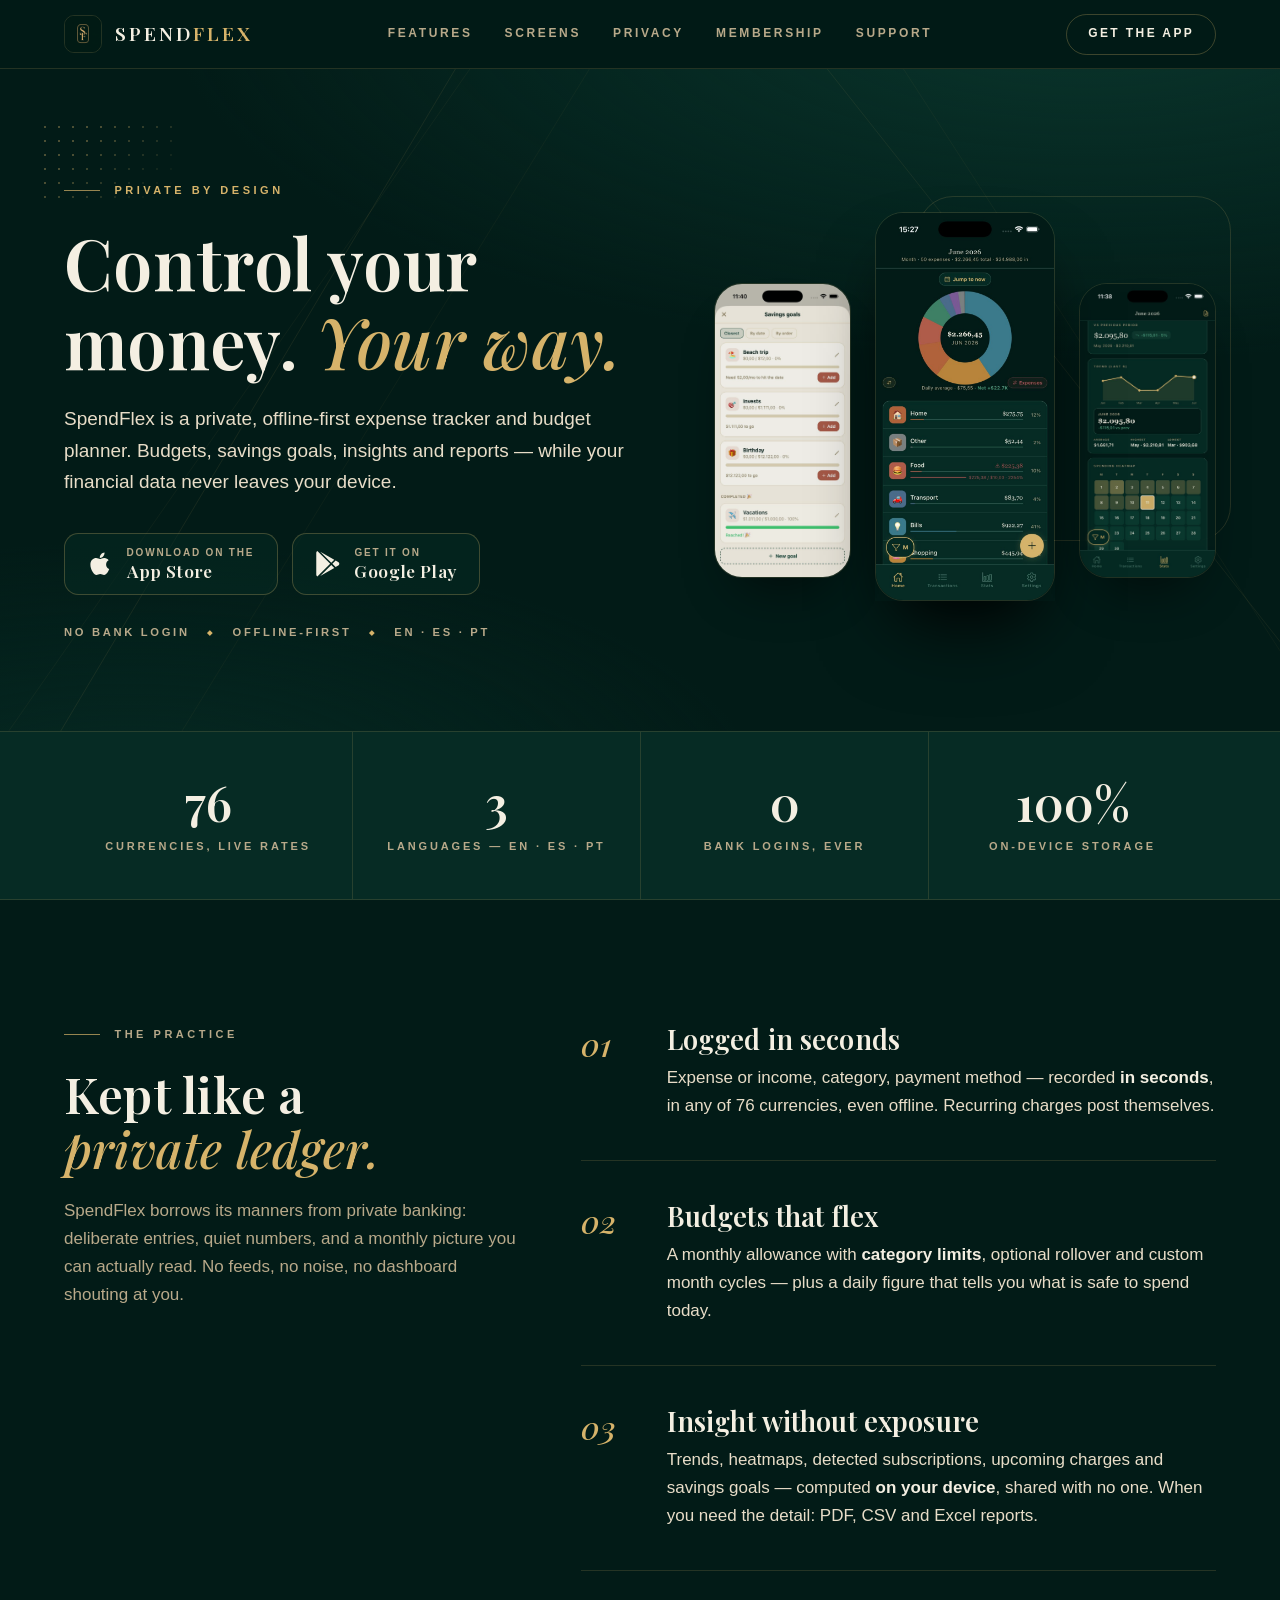
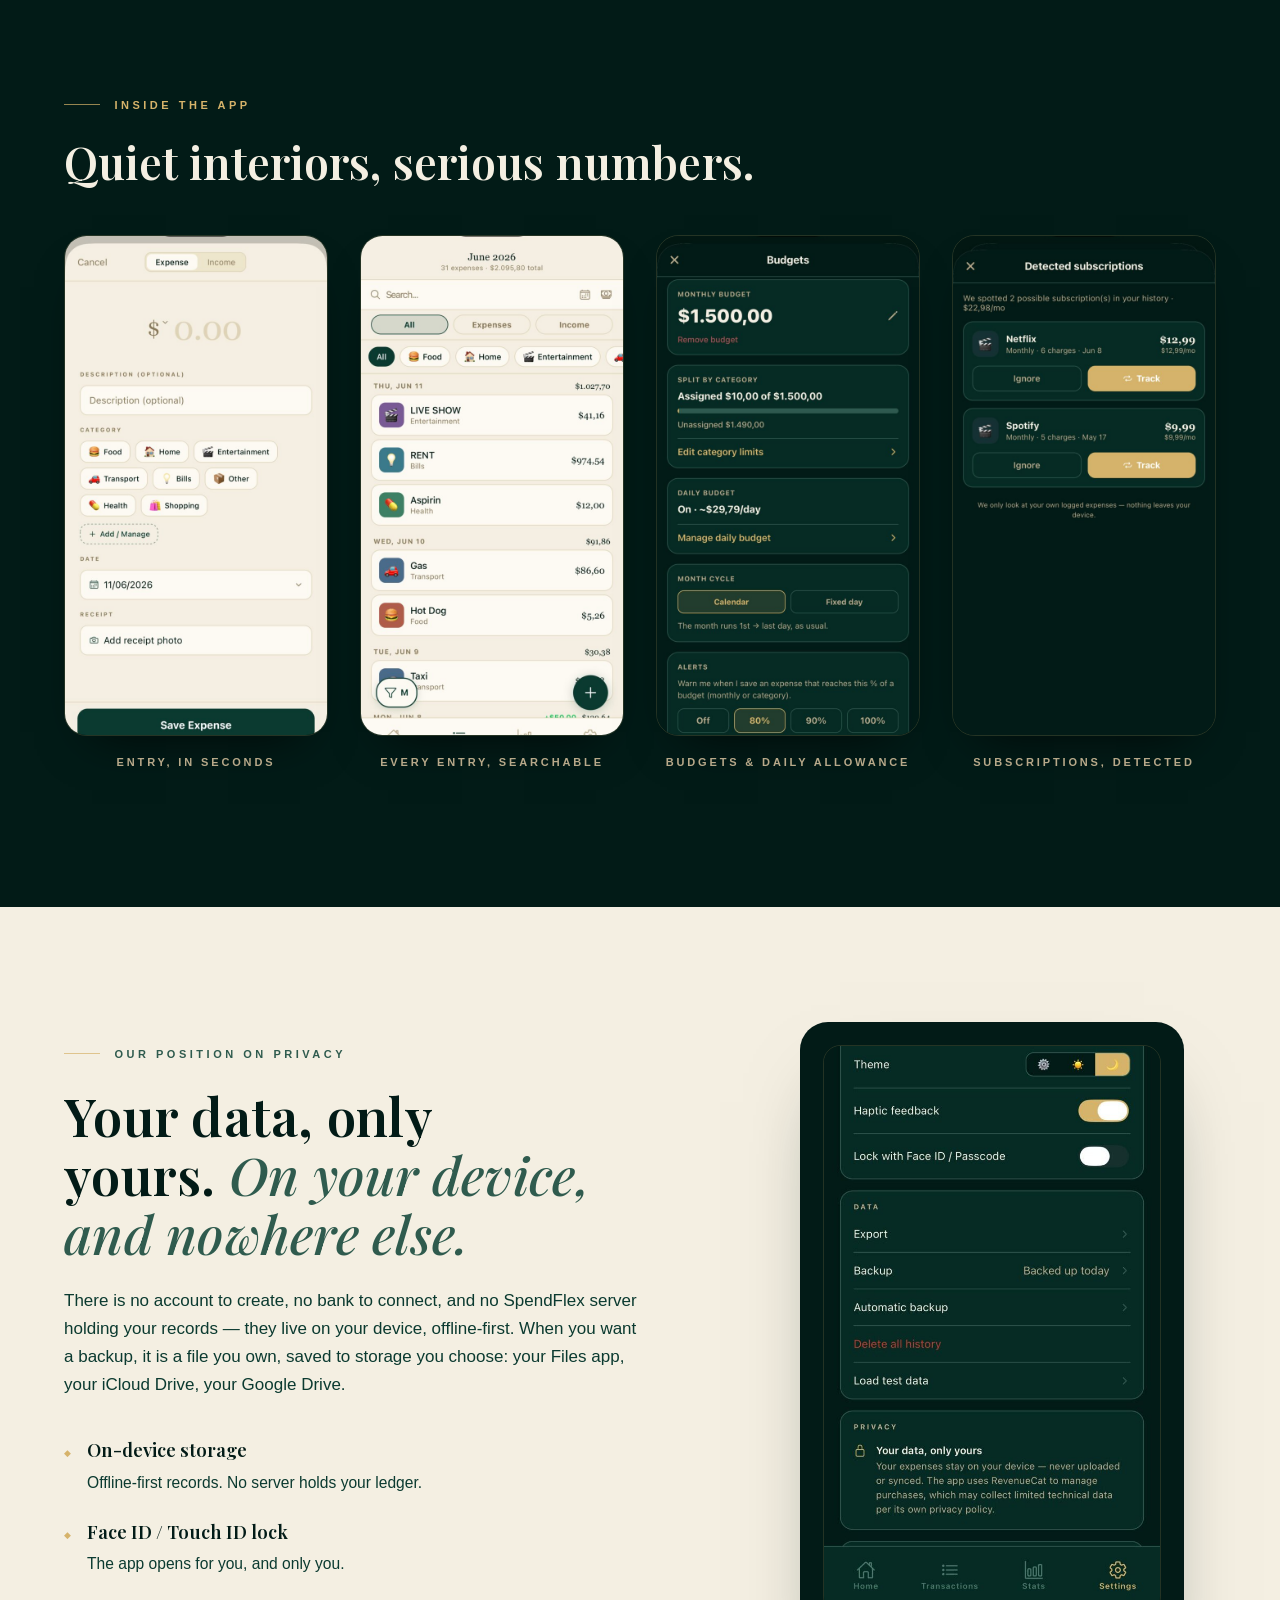
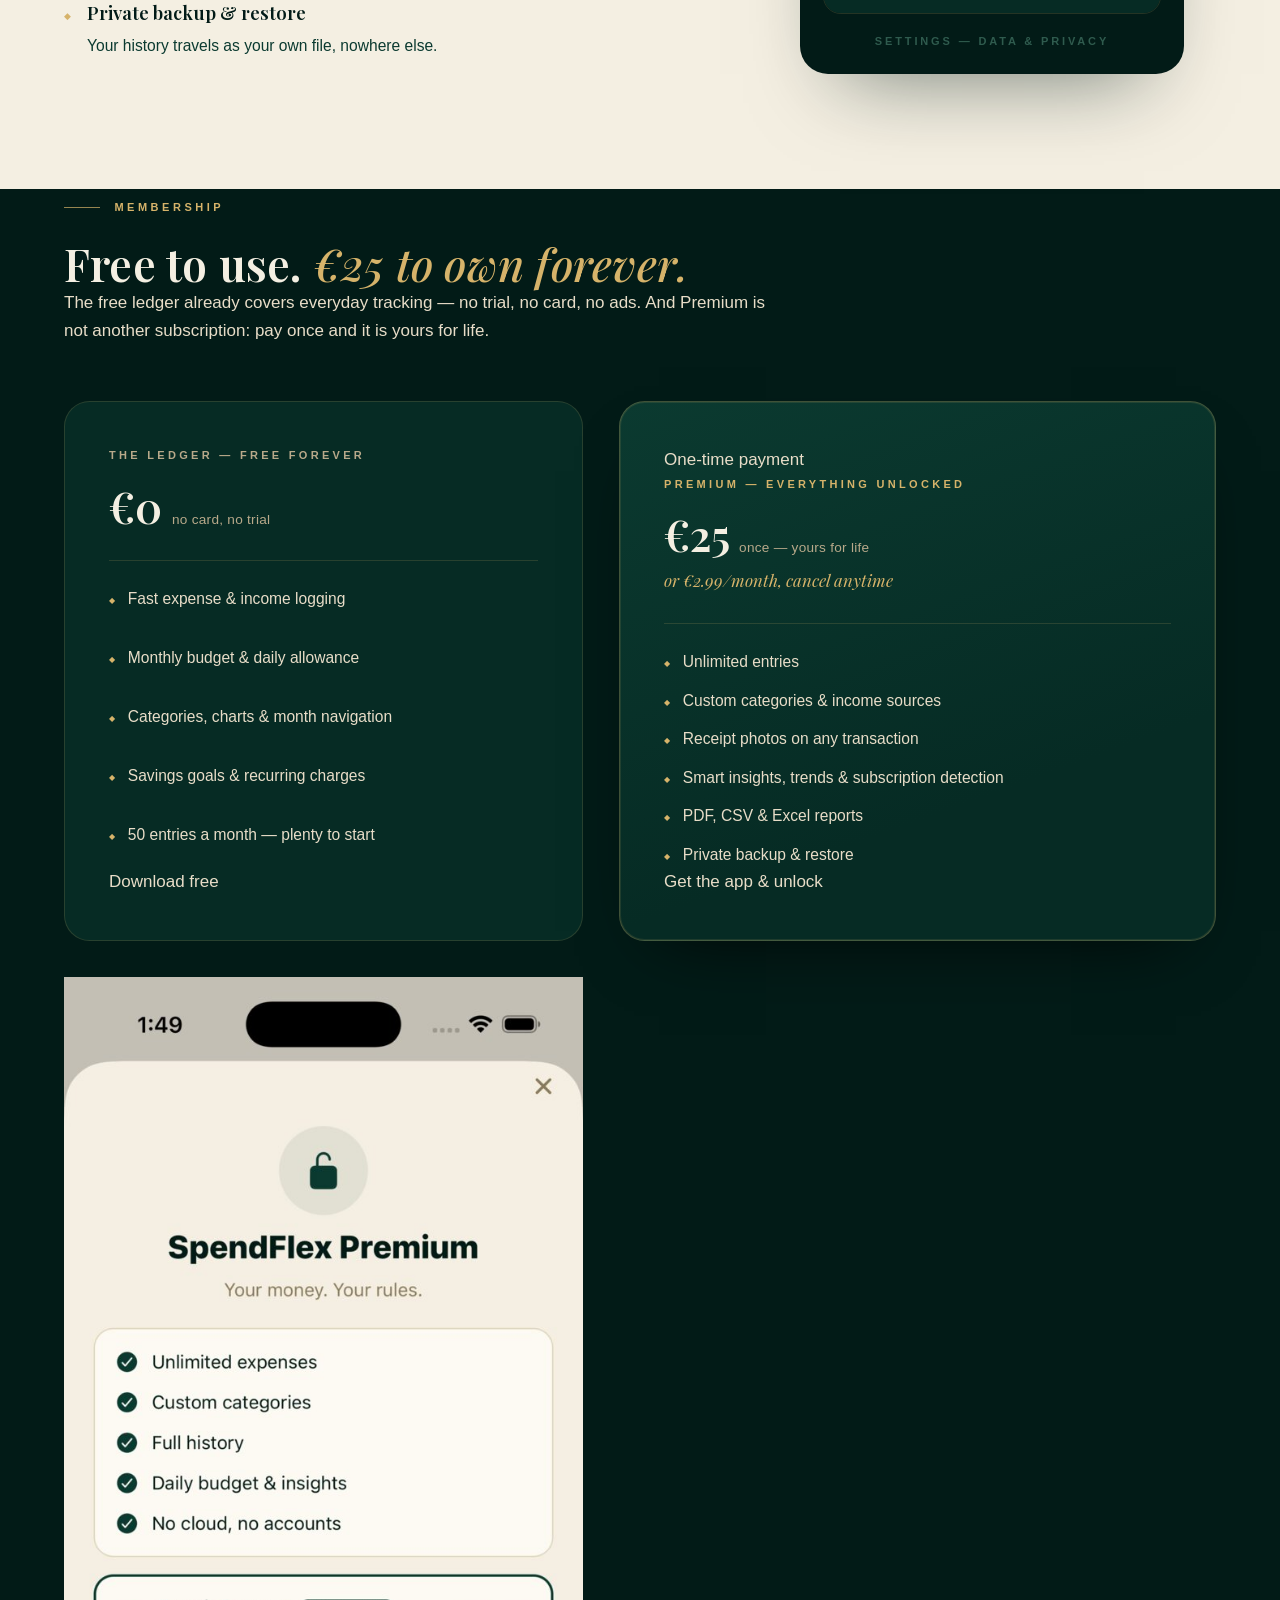
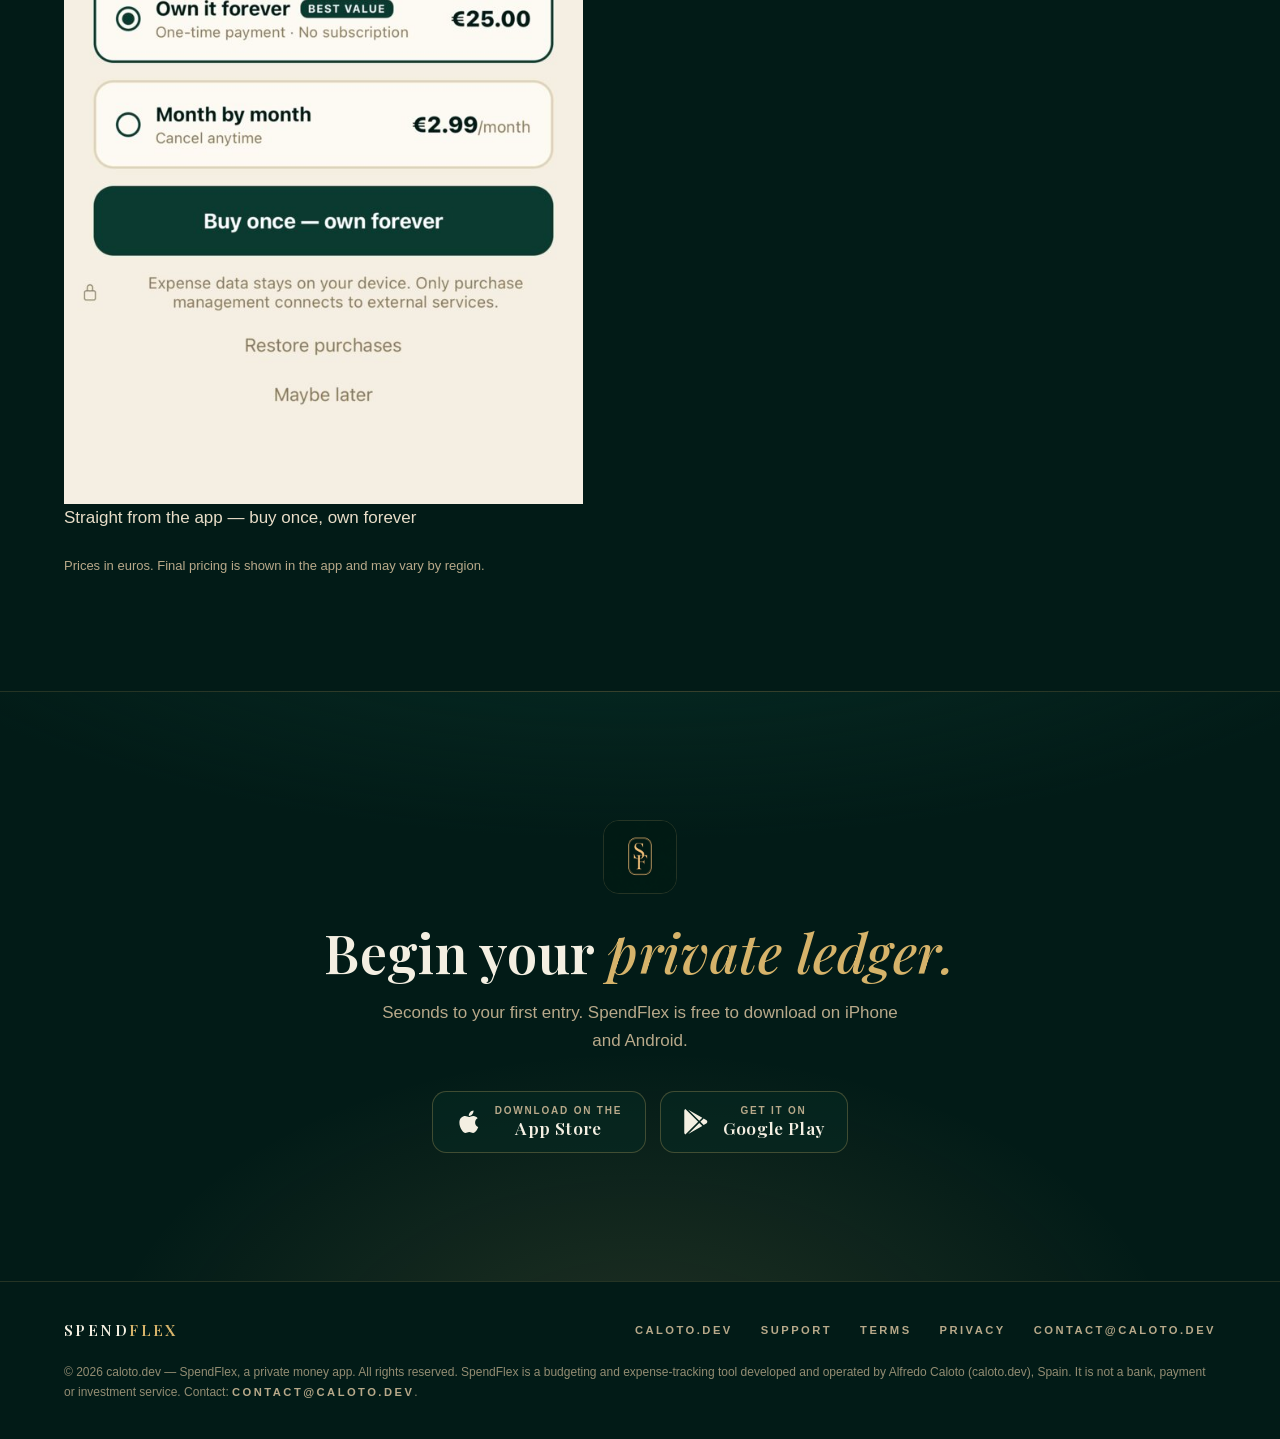
<file: spendflex/index.html>
<!doctype html>
<html lang="en">
  <head>
    <meta charset="UTF-8" />
    <meta name="viewport" content="width=device-width, initial-scale=1.0" />
    <script>document.documentElement.classList.add("js");</script>
    <title>SpendFlex — Private Budget &amp; Expense Tracker</title>
    <meta
      name="description"
      content="SpendFlex is a private, offline-first expense tracker and budget planner for iOS and Android. Budgets, savings goals, insights and reports — no bank login, no account."
    />
    <link rel="canonical" href="https://caloto.dev/spendflex/" />
    <meta name="theme-color" content="#021B17" />
    <meta property="og:type" content="website" />
    <meta property="og:site_name" content="SpendFlex" />
    <meta property="og:title" content="SpendFlex — Control your money. Your way." />
    <meta
      property="og:description"
      content="A private, offline-first expense tracker and budget planner. Budgets, goals, insights and reports — no bank login, no account, and your data stays on your device."
    />
    <meta property="og:image" content="https://caloto.dev/assets/spendflex/promo/promotional1.jpg" />
    <meta property="og:image:width" content="1672" />
    <meta property="og:image:height" content="941" />
    <meta
      property="og:image:alt"
      content="SpendFlex — manual money tracking, private by design. App screens on a deep green and gold background."
    />
    <meta property="og:url" content="https://caloto.dev/spendflex/" />
    <meta name="twitter:card" content="summary_large_image" />
    <meta name="robots" content="index, follow, max-image-preview:large, max-snippet:-1" />
    <meta property="og:locale" content="en_US" />
    <meta name="twitter:title" content="SpendFlex — Control your money. Your way." />
    <meta name="twitter:description" content="A private, offline-first expense tracker and budget planner. Budgets, goals, insights and reports — no bank login, no account, and your data stays on your device." />
    <meta name="twitter:image" content="https://caloto.dev/assets/spendflex/promo/promotional1.jpg" />
    <link rel="icon" href="/assets/spendflex/icon-192.png" />
    <link rel="apple-touch-icon" href="/assets/spendflex/icon-192.png" />
    <link
      rel="preload"
      href="/assets/spendflex/fonts/playfair.woff2"
      as="font"
      type="font/woff2"
      crossorigin
    />
    <link
      rel="preload"
      href="/assets/spendflex/fonts/playfair-italic.woff2"
      as="font"
      type="font/woff2"
      crossorigin
    />
    <link rel="stylesheet" href="/spendflex/landing.css" />
  </head>
  <body>
    <a class="skip-link" href="#main">Skip to content</a>

    <header class="site-head">
      <div class="shell site-head__row">
        <a class="brand" href="/spendflex/" aria-label="SpendFlex home">
          <img src="/assets/spendflex/icon-192.png" alt="" width="192" height="192" />
          <span class="wordmark">Spend<b>Flex</b></span>
        </a>
        <nav class="site-nav" aria-label="Primary">
          <a href="#features">Features</a>
          <a href="#screens">Screens</a>
          <a href="#privacy">Privacy</a>
          <a href="#membership">Membership</a>
          <a href="/spendflex/support/">Support</a>
        </nav>
        <a class="head-cta" href="#download">Get the app</a>
      </div>
    </header>

    <main id="main">
      <!-- ================================ Hero ================================ -->
      <section class="hero" aria-label="Introduction">
        <svg class="hero__rays" aria-hidden="true" viewBox="0 0 1440 900" preserveAspectRatio="xMidYMid slice" fill="none">
          <g stroke="currentColor" stroke-width="1">
            <path d="M-60 960 L560 -80" opacity="0.10" />
            <path d="M-140 960 L640 -160" opacity="0.06" />
            <path d="M60 980 L700 -60" opacity="0.05" />
            <path d="M1500 720 L820 -140" opacity="0.09" />
            <path d="M1560 840 L900 -180" opacity="0.05" />
          </g>
        </svg>
        <div class="hero__dots" aria-hidden="true"></div>

        <div class="shell hero__grid">
          <div class="hero__copy reveal">
            <p class="kicker">Private by design</p>
            <h1>Control your money. <em>Your way.</em></h1>
            <p class="hero__lead">
              SpendFlex is a private, offline-first expense tracker and budget
              planner. Budgets, savings goals, insights and reports — while your
              financial data never leaves your device.
            </p>

            <div class="stores" aria-label="Download SpendFlex">
              <a
                class="badge"
                href="https://apps.apple.com/app/id6771418134"
                aria-label="Download SpendFlex on the App Store"
              >
                <svg viewBox="0 0 384 512" aria-hidden="true" fill="currentColor">
                  <path d="M318.7 268.7c-.2-36.7 16.4-64.4 50-84.8-18.8-26.9-47.2-41.7-84.7-44.6-35.5-2.8-74.3 20.7-88.5 20.7-15 0-49.4-19.7-76.4-19.7C63.3 141.2 4 184.8 4 273.5q0 39.3 14.4 81.2c12.8 36.7 59 126.7 107.2 125.2 25.2-.6 43-17.9 75.8-17.9 31.8 0 48.3 17.9 76.4 17.9 48.6-.7 90.4-82.5 102.6-119.3-65.2-30.7-61.7-90-61.7-91.9zm-56.6-164.2c27.3-32.4 24.8-61.9 24-72.5-24.1 1.4-52 16.4-67.9 34.9-17.5 19.8-27.8 44.3-25.6 71.9 26.1 2 49.9-11.4 69.5-34.3z" />
                </svg>
                <span><small>Download on the</small><strong>App Store</strong></span>
              </a>
              <a
                class="badge"
                href="https://play.google.com/store/apps/details?id=dev.caloto.spendflex"
                aria-label="Get SpendFlex on Google Play"
              >
                <svg viewBox="0 0 512 512" aria-hidden="true" fill="currentColor">
                  <path d="M325.3 234.3 104.6 13l280.8 161.2-60.1 60.1zM47 0C34 6.8 25.3 19.2 25.3 35.3v441.3c0 16.1 8.7 28.5 21.7 35.3l256.6-256L47 0zm425.2 225.6-58.9-34.1-65.7 64.5 65.7 64.5 60.1-34.1c18-14.3 18-46.5-1.2-60.8zM104.6 499l280.8-161.2-60.1-60.1L104.6 499z" />
                </svg>
                <span><small>Get it on</small><strong>Google Play</strong></span>
              </a>
            </div>

            <p class="trust">
              <span>No bank login</span>
              <span>Offline-first</span>
              <span>EN · ES · PT</span>
            </p>
          </div>

          <div class="hero__visual reveal" data-d="1" aria-label="SpendFlex app screens">
            <div class="devices">
              <div class="phone device--side">
                <img
                  src="/assets/spendflex/app/goals.jpg"
                  alt="Savings goals screen with progress toward a beach trip, investments and a completed vacation goal"
                  width="640"
                  height="1390"
                />
              </div>
              <div class="phone device--main">
                <img
                  src="/assets/spendflex/app/home.jpg"
                  alt="SpendFlex home screen for June 2026: spending donut of $2,266.45, category breakdown and budget bars"
                  width="640"
                  height="1390"
                  fetchpriority="high"
                />
              </div>
              <div class="phone device--side">
                <img
                  src="/assets/spendflex/app/stats.jpg"
                  alt="Stats screen with month-over-month comparison, six-month trend line and a spending heatmap"
                  width="640"
                  height="1390"
                />
              </div>
            </div>
          </div>
        </div>
      </section>

      <!-- ============================ Ledger strip ============================ -->
      <section class="ledger" aria-label="SpendFlex in numbers">
        <div class="shell ledger__grid">
          <div class="ledger__item reveal">
            <strong>76</strong>
            <span>Currencies, live rates</span>
          </div>
          <div class="ledger__item reveal" data-d="1">
            <strong>3</strong>
            <span>Languages — EN&nbsp;·&nbsp;ES&nbsp;·&nbsp;PT</span>
          </div>
          <div class="ledger__item reveal" data-d="2">
            <strong>0</strong>
            <span>Bank logins, ever</span>
          </div>
          <div class="ledger__item reveal" data-d="3">
            <strong>100%</strong>
            <span>On-device storage</span>
          </div>
        </div>
      </section>

      <!-- ============================== Features ============================== -->
      <section class="features" id="features">
        <div class="shell features__grid">
          <div class="features__intro reveal">
            <p class="kicker">The practice</p>
            <h2>Kept like a <em>private ledger.</em></h2>
            <p>
              SpendFlex borrows its manners from private banking: deliberate
              entries, quiet numbers, and a monthly picture you can actually
              read. No feeds, no noise, no dashboard shouting at you.
            </p>
          </div>

          <div class="features__list">
            <article class="feature reveal">
              <span class="feature__num" aria-hidden="true">01</span>
              <div>
                <h3>Logged in seconds</h3>
                <p>
                  Expense or income, category, payment method — recorded
                  <b>in seconds</b>, in any of 76 currencies, even offline.
                  Recurring charges post themselves.
                </p>
              </div>
            </article>
            <article class="feature reveal" data-d="1">
              <span class="feature__num" aria-hidden="true">02</span>
              <div>
                <h3>Budgets that flex</h3>
                <p>
                  A monthly allowance with <b>category limits</b>, optional
                  rollover and custom month cycles — plus a daily figure that
                  tells you what is safe to spend today.
                </p>
              </div>
            </article>
            <article class="feature reveal" data-d="2">
              <span class="feature__num" aria-hidden="true">03</span>
              <div>
                <h3>Insight without exposure</h3>
                <p>
                  Trends, heatmaps, detected subscriptions, upcoming charges and
                  savings goals — computed <b>on your device</b>, shared with no
                  one. When you need the detail: PDF, CSV and Excel reports.
                </p>
              </div>
            </article>
          </div>
        </div>
      </section>

      <!-- =============================== Screens =============================== -->
      <section class="screens" id="screens">
        <div class="shell">
          <div class="screens__head reveal">
            <div>
              <p class="kicker">Inside the app</p>
              <h2>Quiet interiors, serious numbers.</h2>
            </div>
            <p class="screens__hint">Swipe &rarr;</p>
          </div>

          <div
            class="gallery"
            role="region"
            aria-label="App screenshots"
            tabindex="0"
          >
            <figure class="reveal">
              <div class="phone">
                <img
                  src="/assets/spendflex/app/add.jpg"
                  alt="Add expense screen with amount, category chips, date and receipt photo field"
                  width="640"
                  height="1390"
                  loading="lazy"
                />
              </div>
              <figcaption>Entry, in seconds</figcaption>
            </figure>
            <figure class="reveal" data-d="1">
              <div class="phone">
                <img
                  src="/assets/spendflex/app/transactions.jpg"
                  alt="Transactions list with search, expense and income filters and daily totals"
                  width="640"
                  height="1390"
                  loading="lazy"
                />
              </div>
              <figcaption>Every entry, searchable</figcaption>
            </figure>
            <figure class="reveal" data-d="2">
              <div class="phone">
                <img
                  src="/assets/spendflex/app/budgets.jpg"
                  alt="Budgets screen with monthly budget, category split, daily budget and alerts"
                  width="640"
                  height="1390"
                  loading="lazy"
                />
              </div>
              <figcaption>Budgets &amp; daily allowance</figcaption>
            </figure>
            <figure class="reveal" data-d="3">
              <div class="phone">
                <img
                  src="/assets/spendflex/app/subscriptions.jpg"
                  alt="Detected subscriptions screen listing Netflix and Spotify with track or ignore actions"
                  width="640"
                  height="1390"
                  loading="lazy"
                />
              </div>
              <figcaption>Subscriptions, detected</figcaption>
            </figure>
          </div>
        </div>
      </section>

      <!-- ============================== Manifesto ============================== -->
      <section class="manifesto" id="privacy">
        <div class="shell manifesto__grid">
          <div class="reveal">
            <p class="kicker">Our position on privacy</p>
            <h2>Your data, only yours. <em>On your device, and nowhere else.</em></h2>
            <p class="manifesto__body">
              There is no account to create, no bank to connect, and no
              SpendFlex server holding your records — they live on your device,
              offline-first. When you want a backup, it is a file you own,
              saved to storage you choose: your Files app, your iCloud Drive,
              your Google Drive.
            </p>
            <ul class="proofs">
              <li>
                <div>
                  <strong>On-device storage</strong>
                  <span>Offline-first records. No server holds your ledger.</span>
                </div>
              </li>
              <li>
                <div>
                  <strong>Face ID / Touch ID lock</strong>
                  <span>The app opens for you, and only you.</span>
                </div>
              </li>
              <li>
                <div>
                  <strong>Private backup &amp; restore</strong>
                  <span>Your history travels as your own file, nowhere else.</span>
                </div>
              </li>
            </ul>
          </div>

          <div class="manifesto__art reveal" data-d="1">
            <figure>
              <div class="phone">
                <img
                  src="/assets/spendflex/app/settings.jpg"
                  alt="Settings screen showing currency, language, theme, Face ID lock, export, backup and the privacy note: your data, only yours"
                  width="640"
                  height="1258"
                  loading="lazy"
                />
              </div>
              <figcaption>Settings — data &amp; privacy</figcaption>
            </figure>
          </div>
        </div>
      </section>

      <!-- ============================= Membership ============================= -->
      <section class="membership" id="membership">
        <div class="shell">
          <div class="membership__head reveal">
            <p class="kicker">Membership</p>
            <h2>Free to use. <em>€25 to own forever.</em></h2>
            <p class="membership__sub">
              The free ledger already covers everyday tracking — no trial, no
              card, no ads. And Premium is not another subscription: pay once
              and it is yours for life.
            </p>
          </div>

          <div class="plans">
            <article class="plan reveal">
              <p class="plan__tier">The ledger — free forever</p>
              <p class="plan__price">€0 <small>no card, no trial</small></p>
              <ul class="plan__list">
                <li>Fast expense &amp; income logging</li>
                <li>Monthly budget &amp; daily allowance</li>
                <li>Categories, charts &amp; month navigation</li>
                <li>Savings goals &amp; recurring charges</li>
                <li>50 entries a month — plenty to start</li>
              </ul>
              <a class="plan__cta" href="#download">Download free</a>
            </article>

            <article class="plan plan--premium reveal" data-d="1">
              <p class="plan__tag">One-time payment</p>
              <p class="plan__tier">Premium — everything unlocked</p>
              <p class="plan__price">€25 <small>once — yours for life</small></p>
              <p class="plan__alt">or €2.99/month, cancel anytime</p>
              <ul class="plan__list">
                <li>Unlimited entries</li>
                <li>Custom categories &amp; income sources</li>
                <li>Receipt photos on any transaction</li>
                <li>Smart insights, trends &amp; subscription detection</li>
                <li>PDF, CSV &amp; Excel reports</li>
                <li>Private backup &amp; restore</li>
              </ul>
              <a class="plan__cta plan__cta--gold" href="#download"
                >Get the app &amp; unlock</a
              >
            </article>

            <figure class="plan__phone reveal" data-d="2">
              <div class="phone">
                <img
                  src="/assets/spendflex/app/paywall.jpg"
                  alt="The in-app Premium screen: own it forever for a €25 one-time payment marked best value, or €2.99 month by month"
                  width="640"
                  height="1390"
                  loading="lazy"
                />
              </div>
              <figcaption>Straight from the app — buy once, own forever</figcaption>
            </figure>
          </div>
          <p class="plans__note">
            Prices in euros. Final pricing is shown in the app and may vary by
            region.
          </p>
        </div>
      </section>

      <!-- ================================ CTA ================================ -->
      <section class="cta" id="download">
        <div class="shell reveal">
          <img src="/assets/spendflex/icon-192.png" alt="" width="192" height="192" loading="lazy" />
          <h2>Begin your <em>private ledger.</em></h2>
          <p>
            Seconds to your first entry. SpendFlex is free to download on
            iPhone and Android.
          </p>
          <div class="stores" aria-label="Download SpendFlex">
            <a
              class="badge"
              href="https://apps.apple.com/app/id6771418134"
              aria-label="Download SpendFlex on the App Store"
            >
              <svg viewBox="0 0 384 512" aria-hidden="true" fill="currentColor">
                <path d="M318.7 268.7c-.2-36.7 16.4-64.4 50-84.8-18.8-26.9-47.2-41.7-84.7-44.6-35.5-2.8-74.3 20.7-88.5 20.7-15 0-49.4-19.7-76.4-19.7C63.3 141.2 4 184.8 4 273.5q0 39.3 14.4 81.2c12.8 36.7 59 126.7 107.2 125.2 25.2-.6 43-17.9 75.8-17.9 31.8 0 48.3 17.9 76.4 17.9 48.6-.7 90.4-82.5 102.6-119.3-65.2-30.7-61.7-90-61.7-91.9zm-56.6-164.2c27.3-32.4 24.8-61.9 24-72.5-24.1 1.4-52 16.4-67.9 34.9-17.5 19.8-27.8 44.3-25.6 71.9 26.1 2 49.9-11.4 69.5-34.3z" />
              </svg>
              <span><small>Download on the</small><strong>App Store</strong></span>
            </a>
            <a
              class="badge"
              href="https://play.google.com/store/apps/details?id=dev.caloto.spendflex"
              aria-label="Get SpendFlex on Google Play"
            >
              <svg viewBox="0 0 512 512" aria-hidden="true" fill="currentColor">
                <path d="M325.3 234.3 104.6 13l280.8 161.2-60.1 60.1zM47 0C34 6.8 25.3 19.2 25.3 35.3v441.3c0 16.1 8.7 28.5 21.7 35.3l256.6-256L47 0zm425.2 225.6-58.9-34.1-65.7 64.5 65.7 64.5 60.1-34.1c18-14.3 18-46.5-1.2-60.8zM104.6 499l280.8-161.2-60.1-60.1L104.6 499z" />
              </svg>
              <span><small>Get it on</small><strong>Google Play</strong></span>
            </a>
          </div>
        </div>
      </section>
    </main>

    <footer class="site-foot">
      <div class="shell site-foot__row">
        <span class="wordmark">Spend<b>Flex</b></span>
        <nav aria-label="Footer">
          <a href="/">Caloto.dev</a>
          <a href="/spendflex/support/">Support</a>
          <a href="/spendflex/terms/">Terms</a>
          <a href="/spendflex/privacy/">Privacy</a>
          <a href="mailto:contact@caloto.dev">contact@caloto.dev</a>
        </nav>
        <p class="site-foot__legal">
          © 2026 caloto.dev — SpendFlex, a private money app. All rights
          reserved. SpendFlex is a budgeting and expense-tracking tool developed
          and operated by Alfredo Caloto (caloto.dev), Spain. It is not a bank,
          payment or investment service. Contact:
          <a href="mailto:contact@caloto.dev">contact@caloto.dev</a>.
        </p>
      </div>
    </footer>

    <script type="application/ld+json">
      {
        "@context": "https://schema.org",
        "@type": "SoftwareApplication",
        "name": "SpendFlex",
        "applicationCategory": "FinanceApplication",
        "operatingSystem": "iOS, Android",
        "author": {
          "@type": "Person",
          "name": "Alfredo Caloto",
          "url": "https://caloto.dev/"
        },
        "description": "Private, offline-first expense tracker and budget planner. Budgets, savings goals, insights and reports without bank login.",
        "url": "https://caloto.dev/spendflex/",
        "image": "https://caloto.dev/assets/spendflex/promo/promotional1.jpg",
        "downloadUrl": [
          "https://apps.apple.com/app/id6771418134",
          "https://play.google.com/store/apps/details?id=dev.caloto.spendflex"
        ],
        "offers": {
          "@type": "Offer",
          "price": "0",
          "priceCurrency": "EUR"
        }
      }
    </script>

    <script>
      (function () {
        var els = document.querySelectorAll(".reveal");
        var reduce = window.matchMedia("(prefers-reduced-motion: reduce)").matches;
        if (reduce || !("IntersectionObserver" in window)) {
          els.forEach(function (el) { el.classList.add("in"); });
          return;
        }
        var io = new IntersectionObserver(
          function (entries) {
            entries.forEach(function (entry) {
              if (entry.isIntersecting) {
                entry.target.classList.add("in");
                io.unobserve(entry.target);
              }
            });
          },
          { threshold: 0.12, rootMargin: "0px 0px -8% 0px" }
        );
        els.forEach(function (el) { io.observe(el); });
      })();
    </script>
  </body>
</html>
</file>
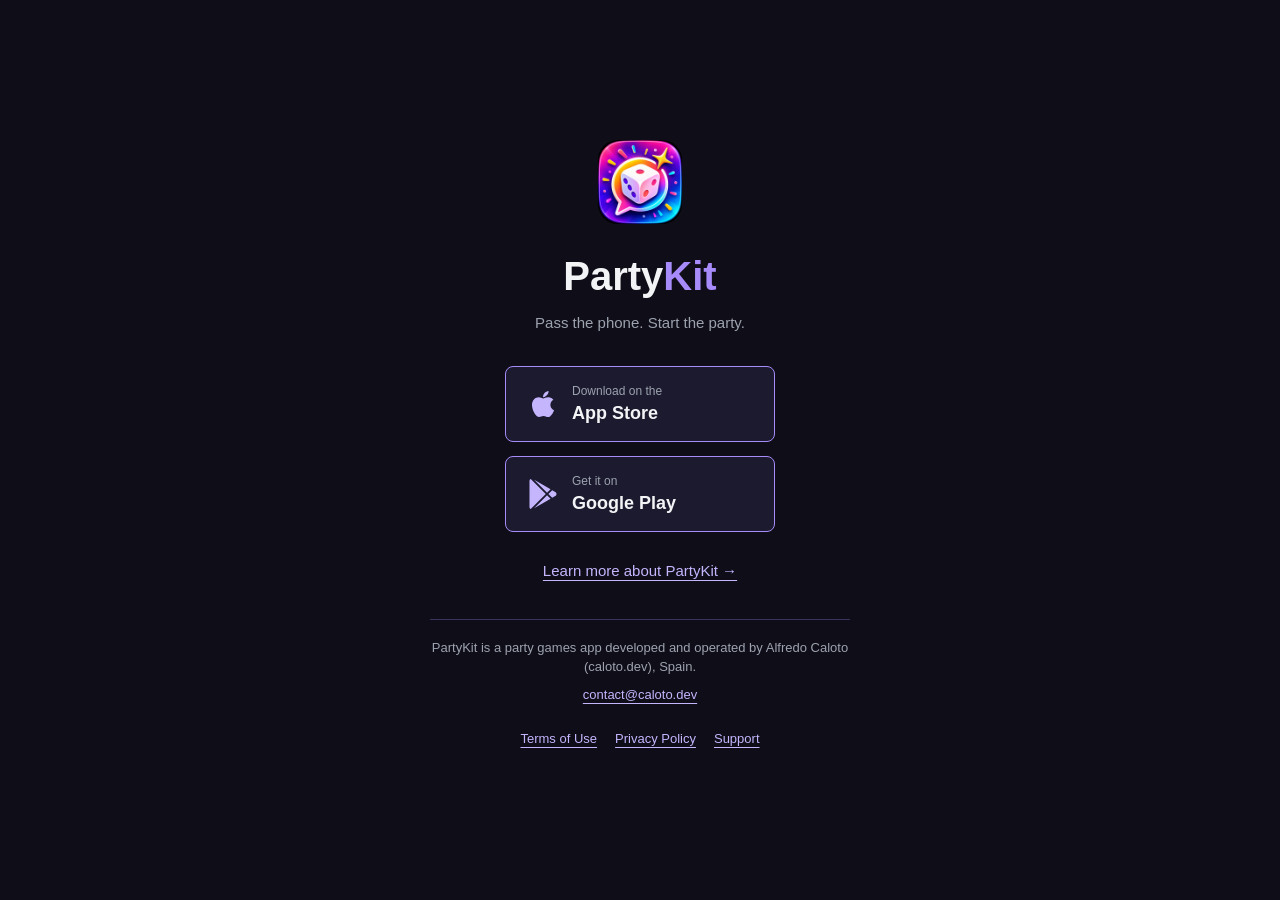
<file: partykit/get/index.html>
<!doctype html>
<html lang="en">
  <head>
    <meta charset="UTF-8" />
    <meta name="viewport" content="width=device-width, initial-scale=1.0" />
    <title>Get PartyKit</title>
    <meta name="robots" content="noindex" />
    <link rel="canonical" href="https://caloto.dev/partykit/" />
    <meta name="theme-color" content="#0F0D17" />
    <meta name="description" content="Download PartyKit for iOS and Android. Pass the phone. Start the party." />
    <link rel="icon" href="/assets/partykit/icon-192.png" />
    <link rel="apple-touch-icon" href="/assets/partykit/icon-192.png" />
    <script>
      // Match the SpendFlex download flow, including iPads using desktop mode.
      (function () {
        var IOS = "https://apps.apple.com/app/id6769780008";
        var ANDROID = "https://play.google.com/store/apps/details?id=dev.caloto.partykit";
        var ua = navigator.userAgent || "";
        var isIOS =
          /iPhone|iPad|iPod/i.test(ua) ||
          (navigator.platform === "MacIntel" && navigator.maxTouchPoints > 1);
        var isAndroid = /Android/i.test(ua);
        if (isIOS) location.replace(IOS);
        else if (isAndroid) location.replace(ANDROID);
      })();
    </script>
    <style>
      :root {
        color-scheme: dark;
        --night: #0f0d17;
        --surface: #1c1a2e;
        --violet: #a78bfa;
        --violet-soft: #c4b5fd;
        --amber: #fcd34d;
        --text: #f3f4f6;
        --muted: #9ca3af;
      }
      * { box-sizing: border-box; }
      html, body { margin: 0; padding: 0; min-height: 100%; }
      body {
        display: flex;
        align-items: center;
        justify-content: center;
        min-height: 100vh;
        min-height: 100svh;
        padding: 32px 20px;
        background: var(--night);
        color: var(--text);
        font-family: -apple-system, BlinkMacSystemFont, "Segoe UI", Roboto, Arial, sans-serif;
        text-align: center;
        line-height: 1.5;
      }
      main { width: 100%; max-width: 420px; min-width: 0; }
      .logo { display: block; width: 84px; height: 84px; margin: 0 auto; border-radius: 20px; }
      h1 { font-size: 2.5rem; font-weight: 800; margin: 22px 0 6px; }
      h1 span { color: var(--violet); }
      .tag { font-size: 0.9375rem; color: var(--muted); margin: 0 0 32px; }
      .stores { display: flex; flex-direction: column; gap: 14px; align-items: center; }
      .badge {
        display: flex;
        align-items: center;
        gap: 14px;
        width: 100%;
        max-width: 270px;
        min-height: 76px;
        padding: 13px 22px;
        border: 1px solid var(--violet);
        border-radius: 8px;
        background: var(--surface);
        color: var(--text);
        text-decoration: none;
        text-align: left;
      }
      .badge:hover { border-color: var(--amber); background: #251f3a; }
      .badge svg { width: 30px; height: 30px; flex: none; color: var(--violet-soft); }
      .badge small { display: block; font-size: 0.75rem; color: var(--muted); }
      .badge strong { font-size: 1.125rem; font-weight: 700; }
      a:focus-visible { outline: 3px solid var(--amber); outline-offset: 5px; }
      .more { margin: 28px 0 0; font-size: 0.9375rem; }
      a { color: var(--violet-soft); text-underline-offset: 4px; }
      footer {
        margin-top: 36px;
        padding-top: 18px;
        border-top: 1px solid rgba(167, 139, 250, 0.3);
        font-size: 0.8125rem;
        color: var(--muted);
        overflow-wrap: anywhere;
      }
      footer p { margin: 0; }
      footer .contact { margin-top: 8px; }
      footer .links { display: flex; gap: 0 18px; justify-content: center; flex-wrap: wrap; margin-top: 12px; }
      footer .links a { display: inline-flex; align-items: center; min-height: 44px; }
    </style>
  </head>
  <body>
    <main>
      <img class="logo" src="/assets/partykit/icon-192.png" alt="PartyKit logo" width="84" height="84" />
      <h1>Party<span>Kit</span></h1>
      <p class="tag">Pass the phone. Start the party.</p>

      <nav class="stores" aria-label="Download PartyKit">
        <a class="badge" href="https://apps.apple.com/app/id6769780008" aria-label="Download PartyKit on the App Store">
          <svg viewBox="0 0 384 512" aria-hidden="true" fill="currentColor">
            <path d="M318.7 268.7c-.2-36.7 16.4-64.4 50-84.8-18.8-26.9-47.2-41.7-84.7-44.6-35.5-2.8-74.3 20.7-88.5 20.7-15 0-49.4-19.7-76.4-19.7C63.3 141.2 4 184.8 4 273.5q0 39.3 14.4 81.2c12.8 36.7 59 126.7 107.2 125.2 25.2-.6 43-17.9 75.8-17.9 31.8 0 48.3 17.9 76.4 17.9 48.6-.7 90.4-82.5 102.6-119.3-65.2-30.7-61.7-90-61.7-91.9zm-56.6-164.2c27.3-32.4 24.8-61.9 24-72.5-24.1 1.4-52 16.4-67.9 34.9-17.5 19.8-27.8 44.3-25.6 71.9 26.1 2 49.9-11.4 69.5-34.3z" />
          </svg>
          <span><small>Download on the</small><strong>App Store</strong></span>
        </a>
        <a class="badge" href="https://play.google.com/store/apps/details?id=dev.caloto.partykit" aria-label="Get PartyKit on Google Play">
          <svg viewBox="0 0 512 512" aria-hidden="true" fill="currentColor">
            <path d="M325.3 234.3 104.6 13l280.8 161.2-60.1 60.1zM47 0C34 6.8 25.3 19.2 25.3 35.3v441.3c0 16.1 8.7 28.5 21.7 35.3l256.6-256L47 0zm425.2 225.6-58.9-34.1-65.7 64.5 65.7 64.5 60.1-34.1c18-14.3 18-46.5-1.2-60.8zM104.6 499l280.8-161.2-60.1-60.1L104.6 499z" />
          </svg>
          <span><small>Get it on</small><strong>Google Play</strong></span>
        </a>
      </nav>

      <p class="more"><a href="/partykit/">Learn more about PartyKit &rarr;</a></p>

      <footer>
        <p>PartyKit is a party games app developed and operated by Alfredo Caloto (caloto.dev), Spain.</p>
        <p class="contact"><a href="mailto:contact@caloto.dev">contact@caloto.dev</a></p>
        <nav class="links" aria-label="Legal and support">
          <a href="/partykit/terms/">Terms of Use</a>
          <a href="/partykit/privacy/">Privacy Policy</a>
          <a href="/partykit/support/">Support</a>
        </nav>
      </footer>
    </main>
  </body>
</html>
</file>
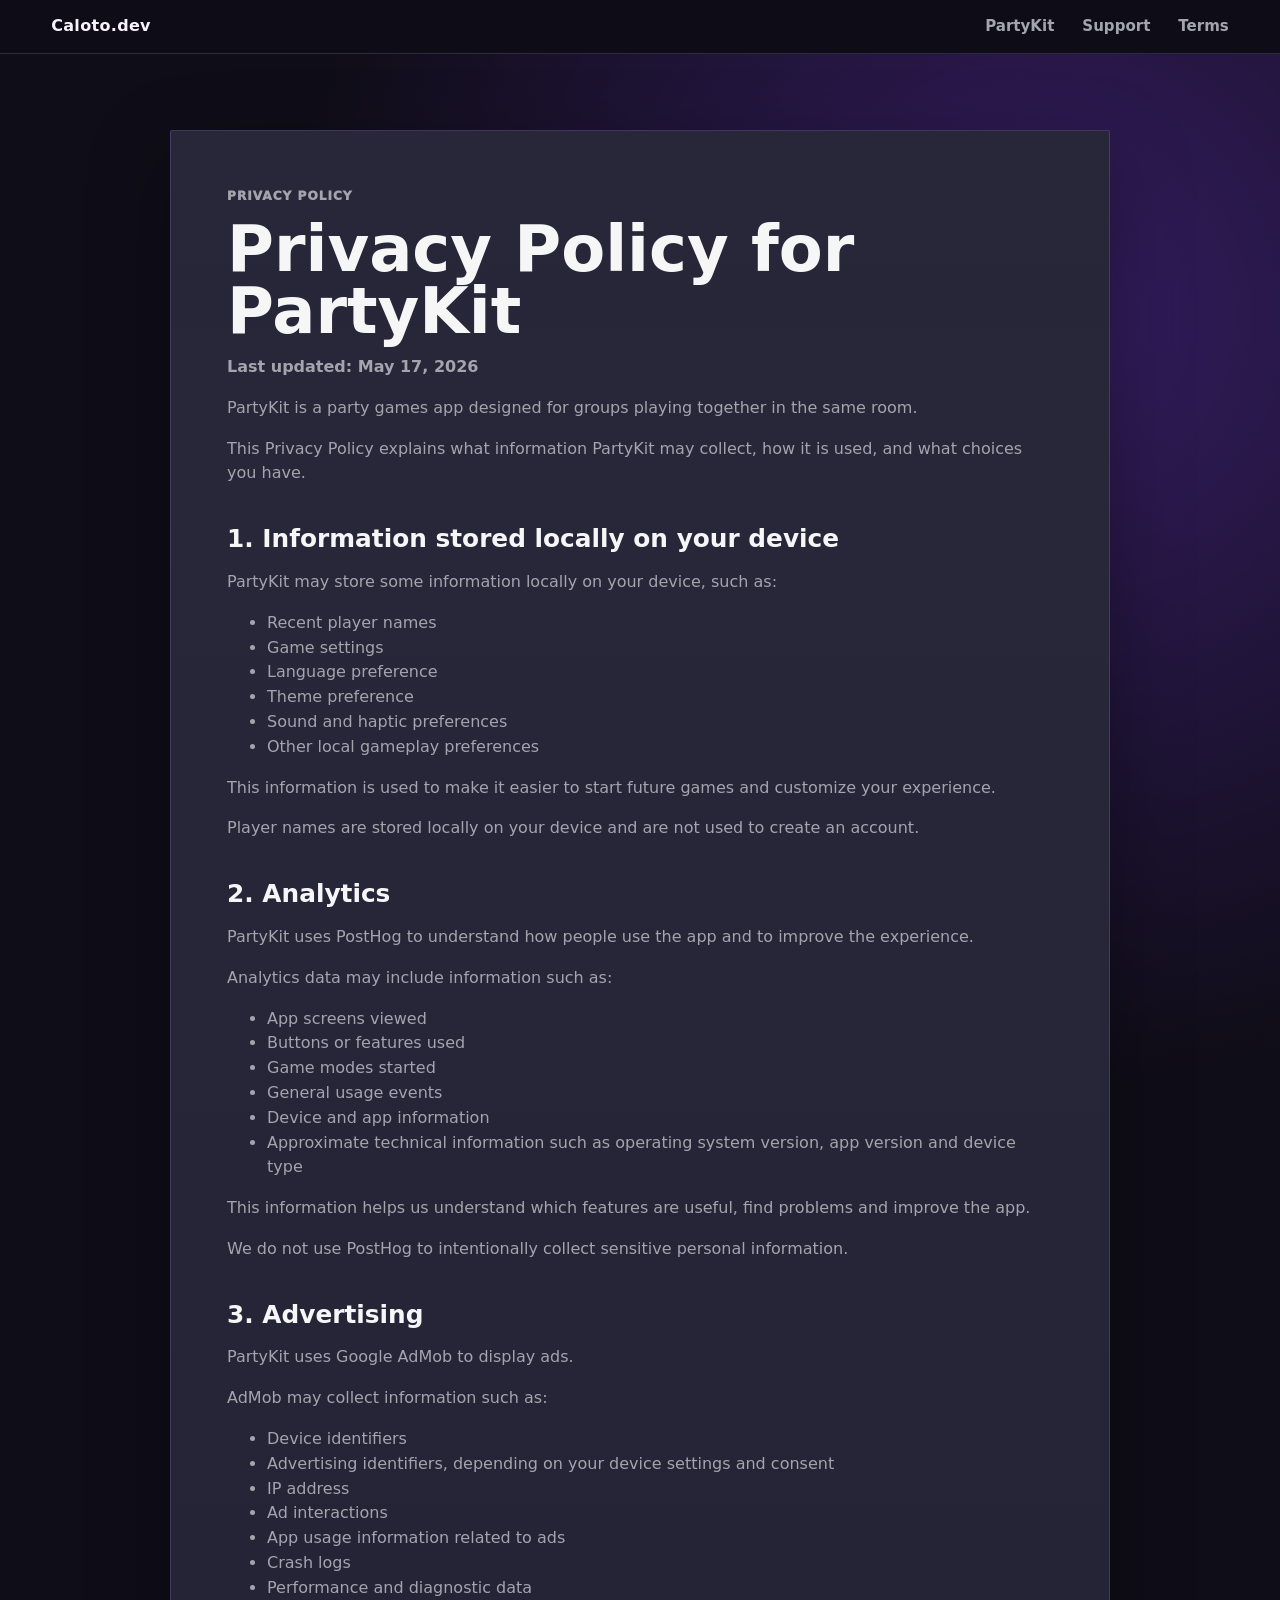
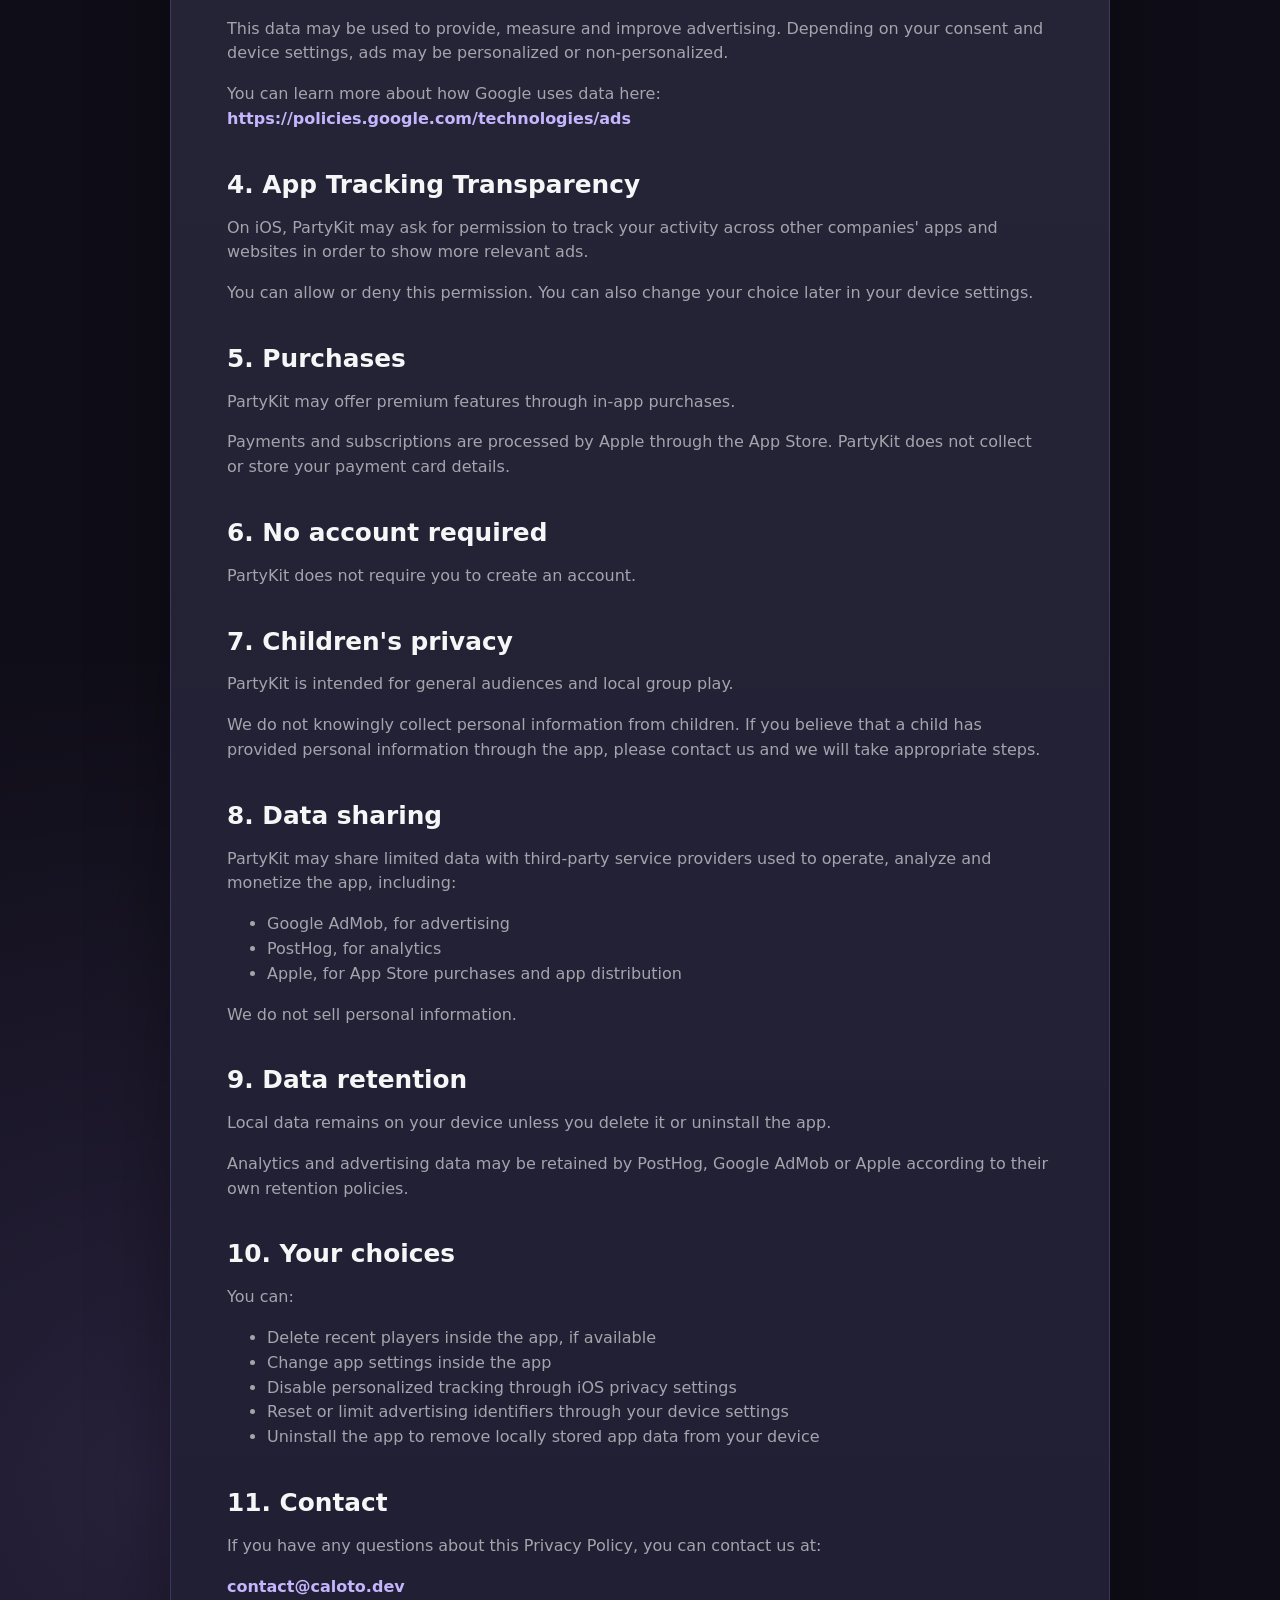
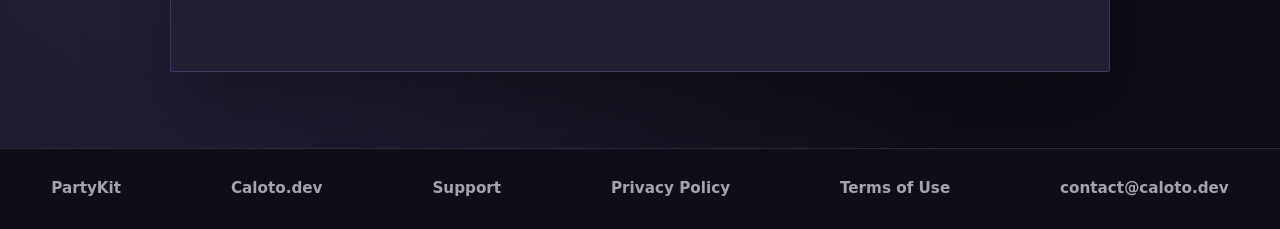
<file: partykit/privacy/index.html>
<!doctype html>
<html lang="en">
  <head>
    <meta charset="UTF-8" />
    <meta name="viewport" content="width=device-width, initial-scale=1.0" />
    <meta
      name="description"
      content="Privacy Policy for PartyKit, including local storage, analytics, advertising and contact information."
    />
    <title>Privacy Policy | PartyKit</title>
    <link rel="canonical" href="https://caloto.dev/partykit/privacy/" />
    <meta name="robots" content="index, follow, max-image-preview:large" />
    <meta name="theme-color" content="#0F0D17" />
    <meta property="og:type" content="website" />
    <meta property="og:site_name" content="PartyKit" />
    <meta property="og:title" content="Privacy Policy | PartyKit" />
    <meta property="og:description" content="Privacy Policy for PartyKit, including local storage, analytics, advertising and contact information." />
    <meta property="og:url" content="https://caloto.dev/partykit/privacy/" />
    <meta property="og:image" content="https://caloto.dev/assets/partykit/promo/og.jpg" />
    <meta name="twitter:card" content="summary" />
    <meta name="twitter:title" content="Privacy Policy | PartyKit" />
    <meta name="twitter:description" content="Privacy Policy for PartyKit, including local storage, analytics, advertising and contact information." />
    <link rel="icon" href="/assets/partykit/icon-192.png" />
    <link rel="apple-touch-icon" href="/assets/partykit/icon-192.png" />
    <link rel="stylesheet" href="/styles.css" />
    <script type="application/ld+json">
      {
        "@context": "https://schema.org",
        "@type": "BreadcrumbList",
        "itemListElement": [
          { "@type": "ListItem", "position": 1, "name": "Home", "item": "https://caloto.dev/" },
          { "@type": "ListItem", "position": 2, "name": "PartyKit", "item": "https://caloto.dev/partykit/" },
          { "@type": "ListItem", "position": 3, "name": "Privacy Policy", "item": "https://caloto.dev/partykit/privacy/" }
        ]
      }
    </script>
  </head>
  <body class="theme-party">
    <header class="site-header site-header--party">
      <a class="brand brand--text" href="/" aria-label="Caloto.dev home">
        <span>Caloto.dev</span>
      </a>
      <nav class="nav nav--party" aria-label="Primary navigation">
        <a href="/partykit/">PartyKit</a>
        <a href="/partykit/support/">Support</a>
        <a href="/partykit/terms/">Terms</a>
      </nav>
    </header>

    <main class="legal-page legal-page--party">
      <article class="legal-document">
        <p class="eyebrow eyebrow--purple">Privacy Policy</p>
        <h1>Privacy Policy for PartyKit</h1>
        <p class="updated">Last updated: May 17, 2026</p>

        <p>
          PartyKit is a party games app designed for groups playing together in
          the same room.
        </p>

        <p>
          This Privacy Policy explains what information PartyKit may collect,
          how it is used, and what choices you have.
        </p>

        <h2>1. Information stored locally on your device</h2>
        <p>
          PartyKit may store some information locally on your device, such as:
        </p>
        <ul>
          <li>Recent player names</li>
          <li>Game settings</li>
          <li>Language preference</li>
          <li>Theme preference</li>
          <li>Sound and haptic preferences</li>
          <li>Other local gameplay preferences</li>
        </ul>
        <p>
          This information is used to make it easier to start future games and
          customize your experience.
        </p>
        <p>
          Player names are stored locally on your device and are not used to
          create an account.
        </p>

        <h2>2. Analytics</h2>
        <p>
          PartyKit uses PostHog to understand how people use the app and to
          improve the experience.
        </p>
        <p>Analytics data may include information such as:</p>
        <ul>
          <li>App screens viewed</li>
          <li>Buttons or features used</li>
          <li>Game modes started</li>
          <li>General usage events</li>
          <li>Device and app information</li>
          <li>
            Approximate technical information such as operating system version,
            app version and device type
          </li>
        </ul>
        <p>
          This information helps us understand which features are useful, find
          problems and improve the app.
        </p>
        <p>
          We do not use PostHog to intentionally collect sensitive personal
          information.
        </p>

        <h2>3. Advertising</h2>
        <p>PartyKit uses Google AdMob to display ads.</p>
        <p>AdMob may collect information such as:</p>
        <ul>
          <li>Device identifiers</li>
          <li>
            Advertising identifiers, depending on your device settings and
            consent
          </li>
          <li>IP address</li>
          <li>Ad interactions</li>
          <li>App usage information related to ads</li>
          <li>Crash logs</li>
          <li>Performance and diagnostic data</li>
        </ul>
        <p>
          This data may be used to provide, measure and improve advertising.
          Depending on your consent and device settings, ads may be personalized
          or non-personalized.
        </p>
        <p>
          You can learn more about how Google uses data here:
          <a href="https://policies.google.com/technologies/ads">
            https://policies.google.com/technologies/ads
          </a>
        </p>

        <h2>4. App Tracking Transparency</h2>
        <p>
          On iOS, PartyKit may ask for permission to track your activity across
          other companies' apps and websites in order to show more relevant ads.
        </p>
        <p>
          You can allow or deny this permission. You can also change your choice
          later in your device settings.
        </p>

        <h2>5. Purchases</h2>
        <p>PartyKit may offer premium features through in-app purchases.</p>
        <p>
          Payments and subscriptions are processed by Apple through the App
          Store. PartyKit does not collect or store your payment card details.
        </p>

        <h2>6. No account required</h2>
        <p>PartyKit does not require you to create an account.</p>

        <h2>7. Children's privacy</h2>
        <p>
          PartyKit is intended for general audiences and local group play.
        </p>
        <p>
          We do not knowingly collect personal information from children. If you
          believe that a child has provided personal information through the app,
          please contact us and we will take appropriate steps.
        </p>

        <h2>8. Data sharing</h2>
        <p>
          PartyKit may share limited data with third-party service providers
          used to operate, analyze and monetize the app, including:
        </p>
        <ul>
          <li>Google AdMob, for advertising</li>
          <li>PostHog, for analytics</li>
          <li>Apple, for App Store purchases and app distribution</li>
        </ul>
        <p>We do not sell personal information.</p>

        <h2>9. Data retention</h2>
        <p>
          Local data remains on your device unless you delete it or uninstall
          the app.
        </p>
        <p>
          Analytics and advertising data may be retained by PostHog, Google
          AdMob or Apple according to their own retention policies.
        </p>

        <h2>10. Your choices</h2>
        <p>You can:</p>
        <ul>
          <li>Delete recent players inside the app, if available</li>
          <li>Change app settings inside the app</li>
          <li>Disable personalized tracking through iOS privacy settings</li>
          <li>
            Reset or limit advertising identifiers through your device settings
          </li>
          <li>
            Uninstall the app to remove locally stored app data from your device
          </li>
        </ul>

        <h2>11. Contact</h2>
        <p>
          If you have any questions about this Privacy Policy, you can contact
          us at:
        </p>
        <p>
          <a href="mailto:contact@caloto.dev">contact@caloto.dev</a>
        </p>
      </article>
    </main>

    <footer class="footer footer--party">
      <span>PartyKit</span>
      <a href="/">Caloto.dev</a>
      <a href="/partykit/support/">Support</a>
      <a href="/partykit/privacy/">Privacy Policy</a>
      <a href="/partykit/terms/">Terms of Use</a>
      <a href="mailto:contact@caloto.dev">contact@caloto.dev</a>
    </footer>
  </body>
</html>
</file>
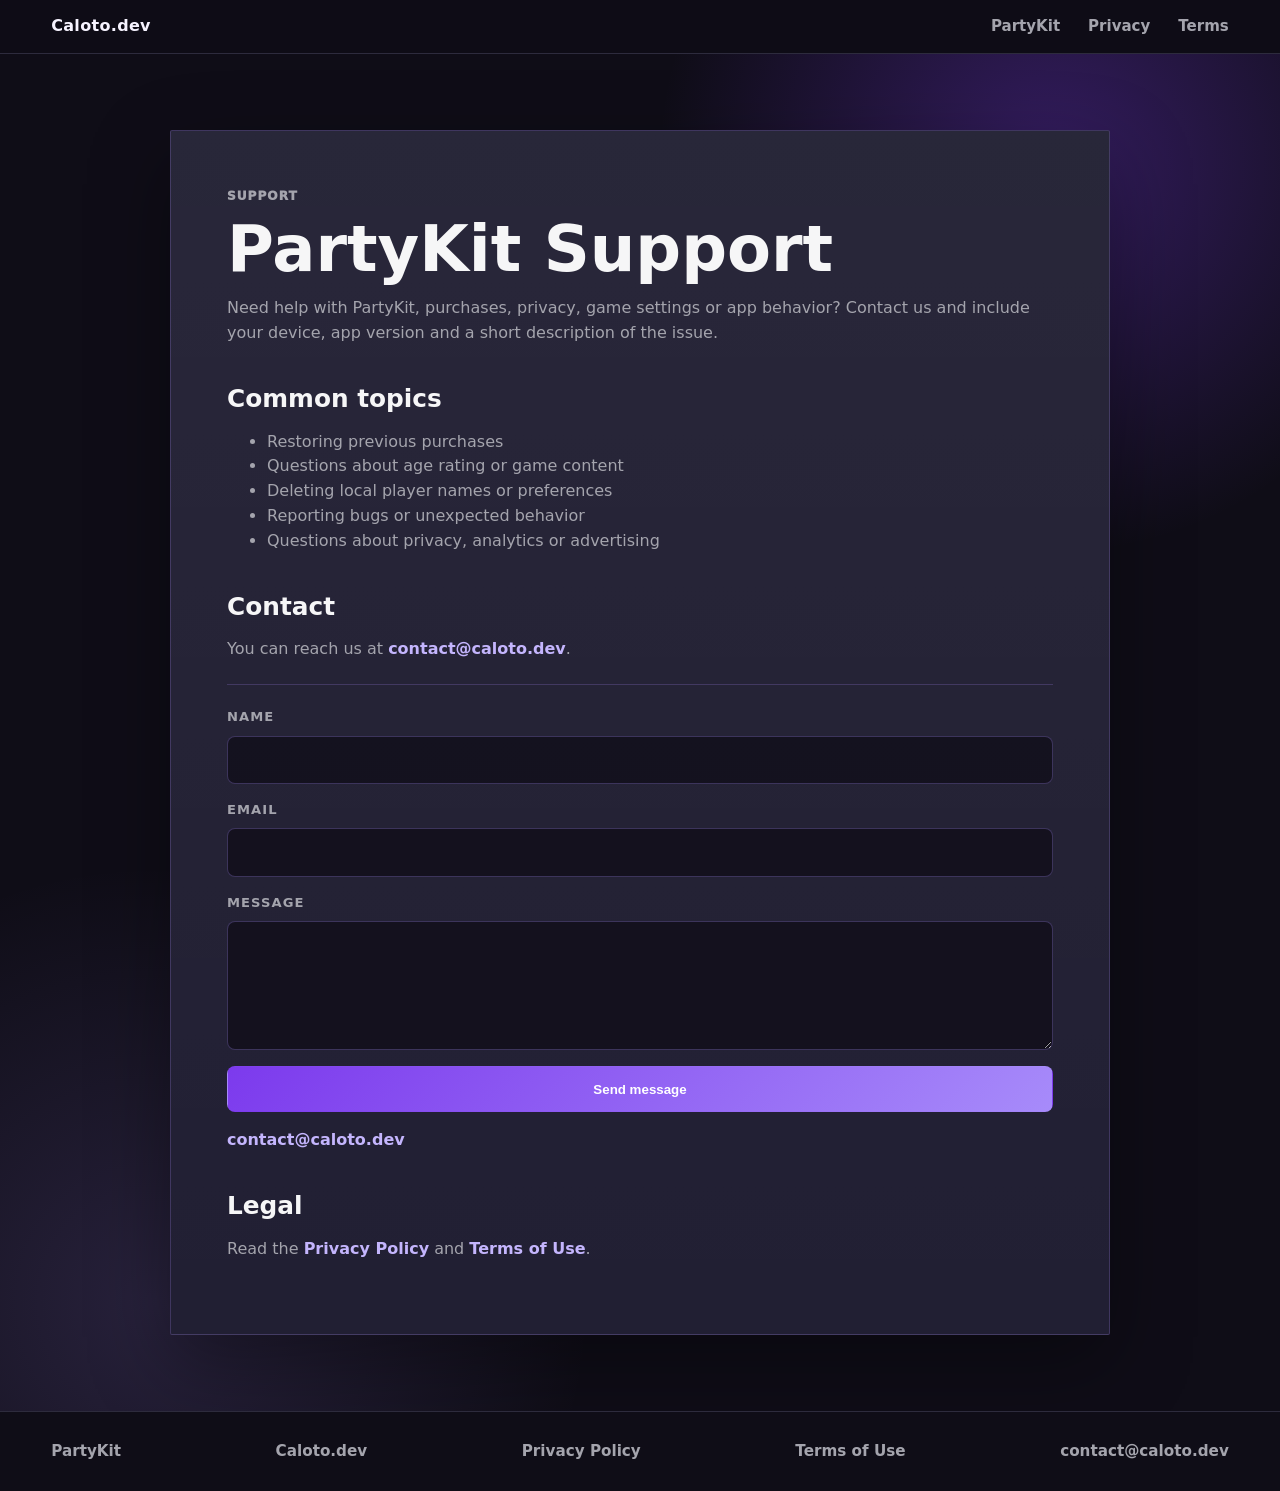
<file: partykit/support/index.html>
<!doctype html>
<html lang="en">
  <head>
    <meta charset="UTF-8" />
    <meta name="viewport" content="width=device-width, initial-scale=1.0" />
    <meta
      name="description"
      content="Support page for PartyKit, including contact information, common help topics, privacy and terms links."
    />
    <title>Support | PartyKit</title>
    <link rel="canonical" href="https://caloto.dev/partykit/support/" />
    <meta name="robots" content="index, follow, max-image-preview:large" />
    <meta name="theme-color" content="#0F0D17" />
    <meta property="og:type" content="website" />
    <meta property="og:site_name" content="PartyKit" />
    <meta property="og:title" content="Support | PartyKit" />
    <meta property="og:description" content="Support page for PartyKit, including contact information, common help topics, privacy and terms links." />
    <meta property="og:url" content="https://caloto.dev/partykit/support/" />
    <meta property="og:image" content="https://caloto.dev/assets/partykit/promo/og.jpg" />
    <meta name="twitter:card" content="summary" />
    <meta name="twitter:title" content="Support | PartyKit" />
    <meta name="twitter:description" content="Support page for PartyKit, including contact information, common help topics, privacy and terms links." />
    <link rel="icon" href="/assets/partykit/icon-192.png" />
    <link rel="apple-touch-icon" href="/assets/partykit/icon-192.png" />
    <link rel="stylesheet" href="/styles.css" />
    <script type="application/ld+json">
      {
        "@context": "https://schema.org",
        "@type": "BreadcrumbList",
        "itemListElement": [
          { "@type": "ListItem", "position": 1, "name": "Home", "item": "https://caloto.dev/" },
          { "@type": "ListItem", "position": 2, "name": "PartyKit", "item": "https://caloto.dev/partykit/" },
          { "@type": "ListItem", "position": 3, "name": "Support", "item": "https://caloto.dev/partykit/support/" }
        ]
      }
    </script>
  </head>
  <body class="theme-party">
    <header class="site-header site-header--party">
      <a class="brand brand--text" href="/" aria-label="Caloto.dev home">
        <span>Caloto.dev</span>
      </a>
      <nav class="nav nav--party" aria-label="Primary navigation">
        <a href="/partykit/">PartyKit</a>
        <a href="/partykit/privacy/">Privacy</a>
        <a href="/partykit/terms/">Terms</a>
      </nav>
    </header>

    <main class="legal-page legal-page--party">
      <article class="legal-document">
        <p class="eyebrow eyebrow--purple">Support</p>
        <h1>PartyKit Support</h1>
        <p>
          Need help with PartyKit, purchases, privacy, game settings or app
          behavior? Contact us and include your device, app version and a short
          description of the issue.
        </p>

        <h2>Common topics</h2>
        <ul>
          <li>Restoring previous purchases</li>
          <li>Questions about age rating or game content</li>
          <li>Deleting local player names or preferences</li>
          <li>Reporting bugs or unexpected behavior</li>
          <li>Questions about privacy, analytics or advertising</li>
        </ul>

        <h2>Contact</h2>
        <p>
          You can reach us at
          <a href="mailto:contact@caloto.dev">contact@caloto.dev</a>.
        </p>

        <form
          class="contact-form contact-form--party"
          id="partykit-support-form"
          action="/partykit/support/"
          method="get"
        >
          <label>
            Name
            <input name="name" autocomplete="name" />
          </label>
          <label>
            Email
            <input name="email" type="email" autocomplete="email" />
          </label>
          <label>
            Message
            <textarea name="message" rows="5"></textarea>
          </label>
          <button class="button button--purple" type="submit">Send message</button>
          <a class="contact-form__mail" href="mailto:contact@caloto.dev">
            contact@caloto.dev
          </a>
        </form>

        <h2>Legal</h2>
        <p>
          Read the <a href="/partykit/privacy/">Privacy Policy</a> and
          <a href="/partykit/terms/">Terms of Use</a>.
        </p>
      </article>
    </main>

    <footer class="footer footer--party">
      <span>PartyKit</span>
      <a href="/">Caloto.dev</a>
      <a href="/partykit/privacy/">Privacy Policy</a>
      <a href="/partykit/terms/">Terms of Use</a>
      <a href="mailto:contact@caloto.dev">contact@caloto.dev</a>
    </footer>
    <script>
      const form = document.getElementById("partykit-support-form");
      form?.addEventListener("submit", (event) => {
        event.preventDefault();
        const data = new FormData(form);
        const name = String(data.get("name") || "").trim();
        const email = String(data.get("email") || "").trim();
        const message = String(data.get("message") || "").trim();
        const body = [
          name ? `Name: ${name}` : "",
          email ? `Email: ${email}` : "",
          "",
          message,
        ].join("\n");
        window.location.href =
          "mailto:contact@caloto.dev?subject=PartyKit%20Support&body=" +
          encodeURIComponent(body);
      });
    </script>
  </body>
</html>
</file>
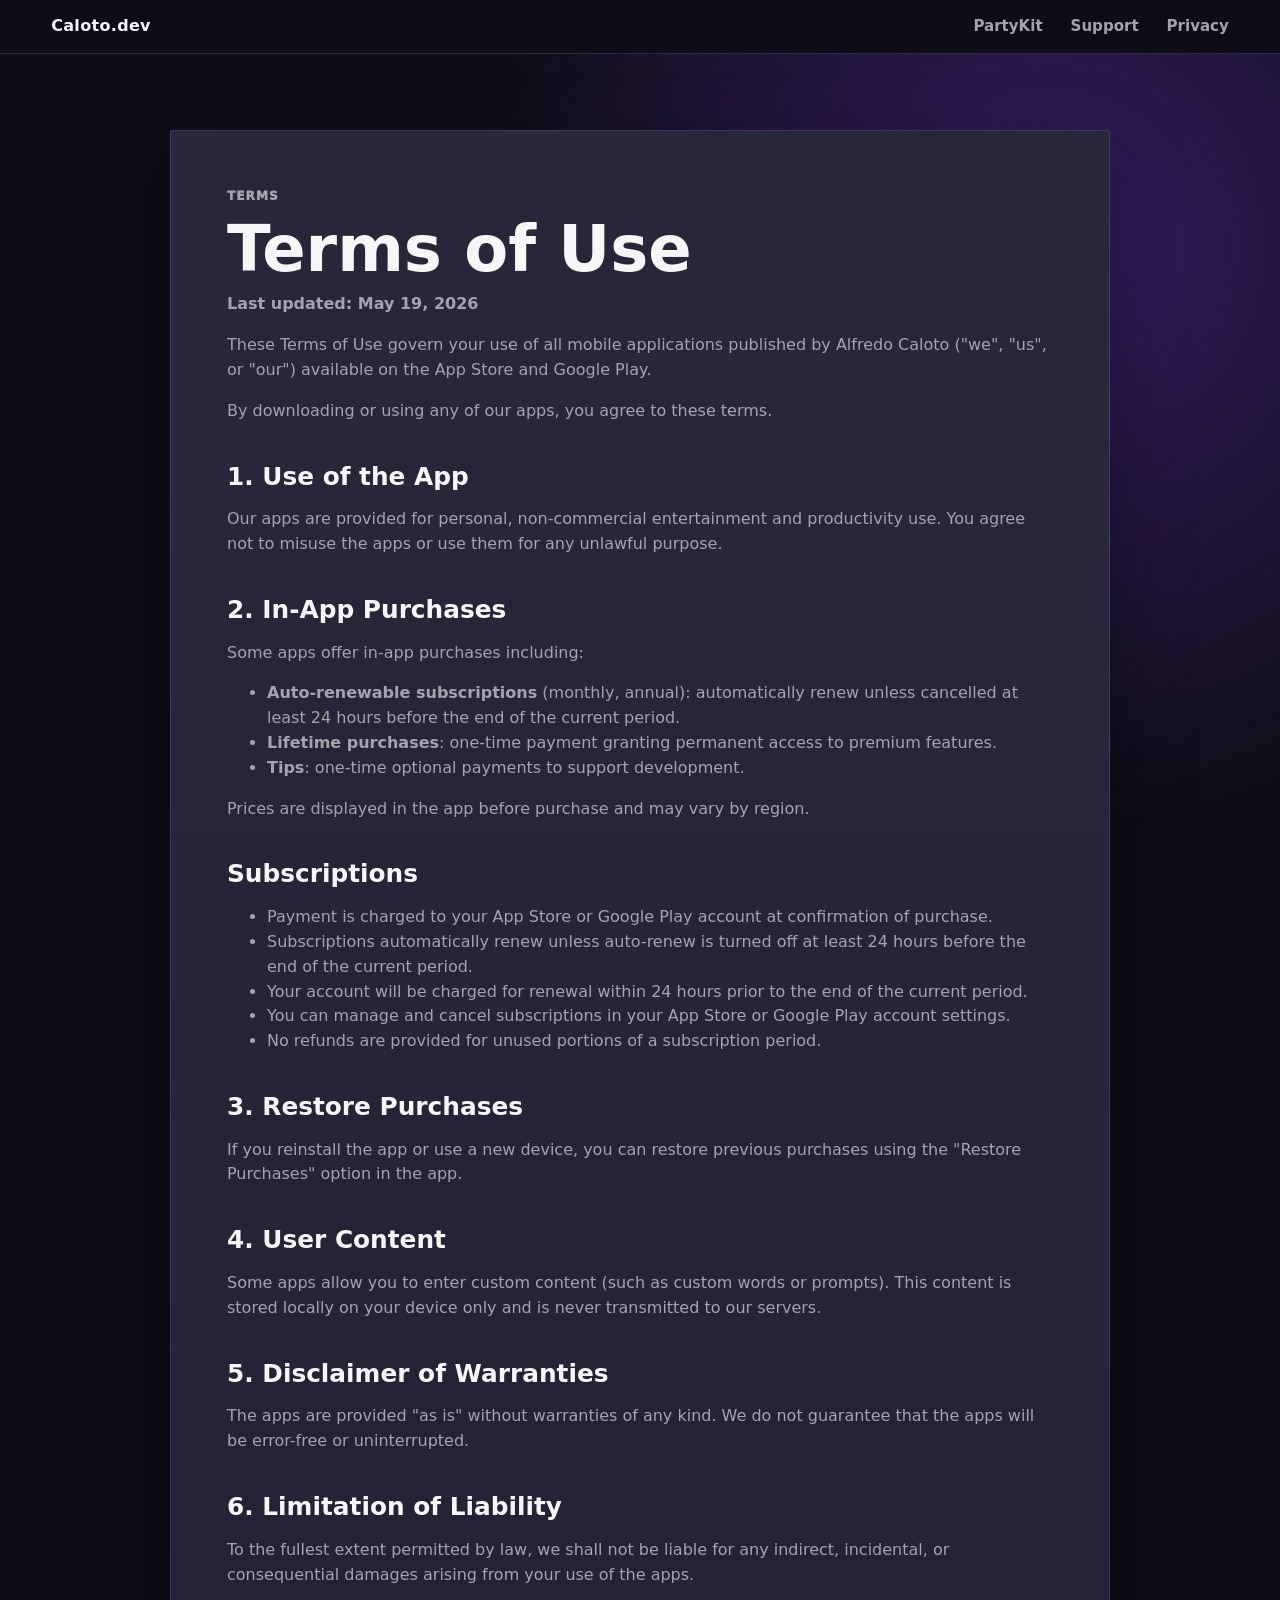
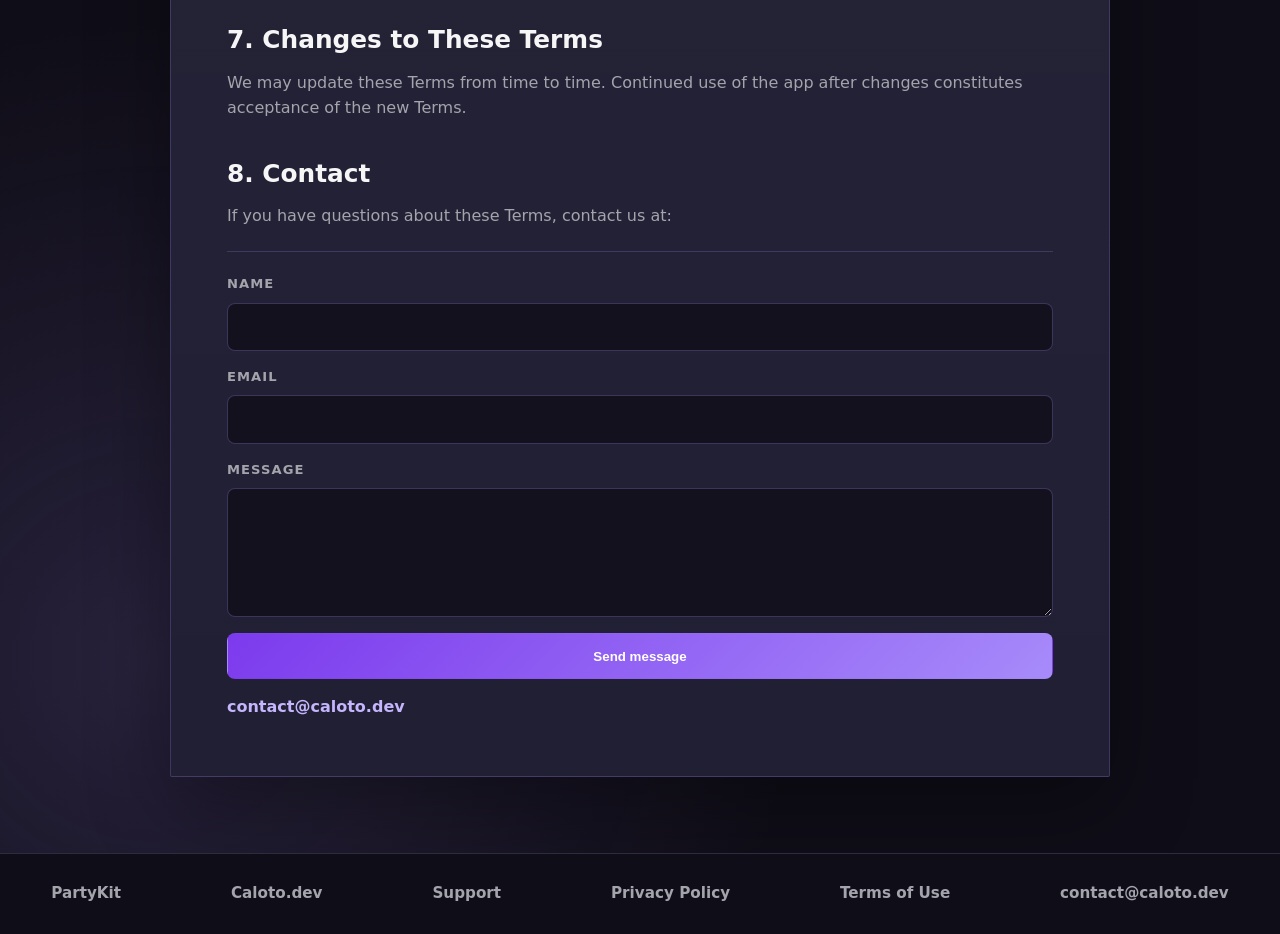
<file: partykit/terms/index.html>
<!doctype html>
<html lang="en">
  <head>
    <meta charset="UTF-8" />
    <meta name="viewport" content="width=device-width, initial-scale=1.0" />
    <meta
      name="description"
      content="Terms of Use for PartyKit and mobile applications published by Alfredo Caloto."
    />
    <title>Terms of Use | PartyKit</title>
    <link rel="canonical" href="https://caloto.dev/partykit/terms/" />
    <meta name="robots" content="index, follow, max-image-preview:large" />
    <meta name="theme-color" content="#0F0D17" />
    <meta property="og:type" content="website" />
    <meta property="og:site_name" content="PartyKit" />
    <meta property="og:title" content="Terms of Use | PartyKit" />
    <meta property="og:description" content="Terms of Use for PartyKit and mobile applications published by Alfredo Caloto." />
    <meta property="og:url" content="https://caloto.dev/partykit/terms/" />
    <meta property="og:image" content="https://caloto.dev/assets/partykit/promo/og.jpg" />
    <meta name="twitter:card" content="summary" />
    <meta name="twitter:title" content="Terms of Use | PartyKit" />
    <meta name="twitter:description" content="Terms of Use for PartyKit and mobile applications published by Alfredo Caloto." />
    <link rel="icon" href="/assets/partykit/icon-192.png" />
    <link rel="apple-touch-icon" href="/assets/partykit/icon-192.png" />
    <link rel="stylesheet" href="/styles.css" />
    <script type="application/ld+json">
      {
        "@context": "https://schema.org",
        "@type": "BreadcrumbList",
        "itemListElement": [
          { "@type": "ListItem", "position": 1, "name": "Home", "item": "https://caloto.dev/" },
          { "@type": "ListItem", "position": 2, "name": "PartyKit", "item": "https://caloto.dev/partykit/" },
          { "@type": "ListItem", "position": 3, "name": "Terms of Use", "item": "https://caloto.dev/partykit/terms/" }
        ]
      }
    </script>
  </head>
  <body class="theme-party">
    <header class="site-header site-header--party">
      <a class="brand brand--text" href="/" aria-label="Caloto.dev home">
        <span>Caloto.dev</span>
      </a>
      <nav class="nav nav--party" aria-label="Primary navigation">
        <a href="/partykit/">PartyKit</a>
        <a href="/partykit/support/">Support</a>
        <a href="/partykit/privacy/">Privacy</a>
      </nav>
    </header>

    <main class="legal-page legal-page--party">
      <article class="legal-document">
        <p class="eyebrow eyebrow--purple">Terms</p>
        <h1>Terms of Use</h1>
        <p class="updated">Last updated: May 19, 2026</p>

        <p>
          These Terms of Use govern your use of all mobile applications
          published by Alfredo Caloto ("we", "us", or "our") available on the
          App Store and Google Play.
        </p>
        <p>By downloading or using any of our apps, you agree to these terms.</p>

        <h2>1. Use of the App</h2>
        <p>
          Our apps are provided for personal, non-commercial entertainment and
          productivity use. You agree not to misuse the apps or use them for any
          unlawful purpose.
        </p>

        <h2>2. In-App Purchases</h2>
        <p>Some apps offer in-app purchases including:</p>
        <ul>
          <li>
            <strong>Auto-renewable subscriptions</strong> (monthly, annual):
            automatically renew unless cancelled at least 24 hours before the
            end of the current period.
          </li>
          <li>
            <strong>Lifetime purchases</strong>: one-time payment granting
            permanent access to premium features.
          </li>
          <li>
            <strong>Tips</strong>: one-time optional payments to support
            development.
          </li>
        </ul>
        <p>Prices are displayed in the app before purchase and may vary by region.</p>

        <h2>Subscriptions</h2>
        <ul>
          <li>
            Payment is charged to your App Store or Google Play account at
            confirmation of purchase.
          </li>
          <li>
            Subscriptions automatically renew unless auto-renew is turned off at
            least 24 hours before the end of the current period.
          </li>
          <li>
            Your account will be charged for renewal within 24 hours prior to
            the end of the current period.
          </li>
          <li>
            You can manage and cancel subscriptions in your App Store or Google
            Play account settings.
          </li>
          <li>No refunds are provided for unused portions of a subscription period.</li>
        </ul>

        <h2>3. Restore Purchases</h2>
        <p>
          If you reinstall the app or use a new device, you can restore previous
          purchases using the "Restore Purchases" option in the app.
        </p>

        <h2>4. User Content</h2>
        <p>
          Some apps allow you to enter custom content (such as custom words or
          prompts). This content is stored locally on your device only and is
          never transmitted to our servers.
        </p>

        <h2>5. Disclaimer of Warranties</h2>
        <p>
          The apps are provided "as is" without warranties of any kind. We do
          not guarantee that the apps will be error-free or uninterrupted.
        </p>

        <h2>6. Limitation of Liability</h2>
        <p>
          To the fullest extent permitted by law, we shall not be liable for any
          indirect, incidental, or consequential damages arising from your use of
          the apps.
        </p>

        <h2>7. Changes to These Terms</h2>
        <p>
          We may update these Terms from time to time. Continued use of the app
          after changes constitutes acceptance of the new Terms.
        </p>

        <h2>8. Contact</h2>
        <p>
          If you have questions about these Terms, contact us at:
        </p>
        <form
          class="contact-form contact-form--party"
          id="terms-contact-form"
          action="/partykit/terms/"
          method="get"
        >
          <label>
            Name
            <input name="name" autocomplete="name" />
          </label>
          <label>
            Email
            <input name="email" type="email" autocomplete="email" />
          </label>
          <label>
            Message
            <textarea name="message" rows="5"></textarea>
          </label>
          <button class="button button--purple" type="submit">Send message</button>
          <a class="contact-form__mail" href="mailto:contact@caloto.dev">
            contact@caloto.dev
          </a>
        </form>
      </article>
    </main>

    <footer class="footer footer--party">
      <span>PartyKit</span>
      <a href="/">Caloto.dev</a>
      <a href="/partykit/support/">Support</a>
      <a href="/partykit/privacy/">Privacy Policy</a>
      <a href="/partykit/terms/">Terms of Use</a>
      <a href="mailto:contact@caloto.dev">contact@caloto.dev</a>
    </footer>
    <script>
      const form = document.getElementById("terms-contact-form");
      form?.addEventListener("submit", (event) => {
        event.preventDefault();
        const data = new FormData(form);
        const name = String(data.get("name") || "").trim();
        const email = String(data.get("email") || "").trim();
        const message = String(data.get("message") || "").trim();
        const body = [
          name ? `Name: ${name}` : "",
          email ? `Email: ${email}` : "",
          "",
          message,
        ].join("\n");
        window.location.href =
          "mailto:contact@caloto.dev?subject=PartyKit%20Terms%20question&body=" +
          encodeURIComponent(body);
      });
    </script>
  </body>
</html>
</file>
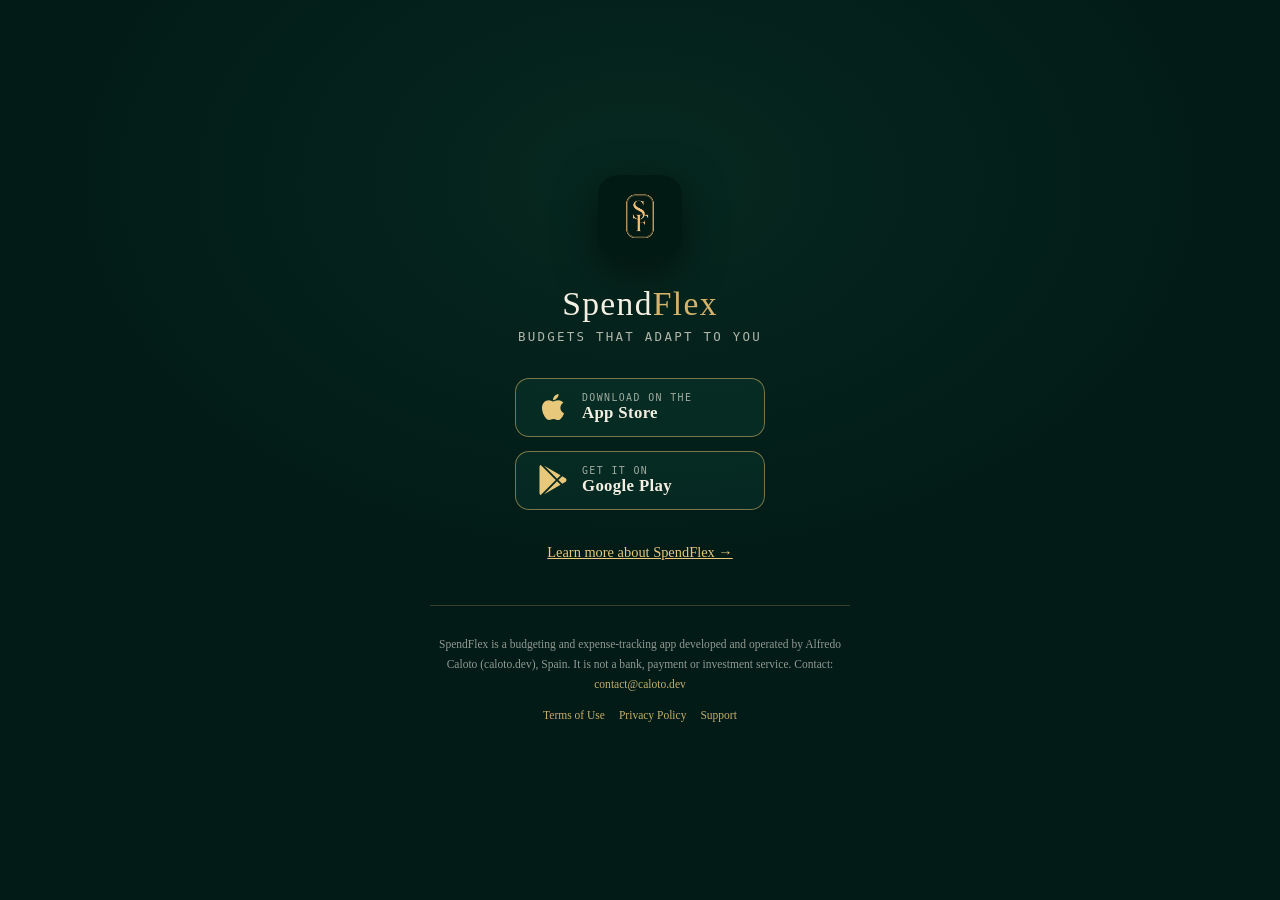
<file: spendflex/get/index.html>
<!doctype html>
<html lang="en">
  <head>
    <meta charset="UTF-8" />
    <meta name="viewport" content="width=device-width, initial-scale=1.0" />
    <title>Get SpendFlex</title>
    <meta name="robots" content="noindex" />
    <link rel="canonical" href="https://caloto.dev/spendflex/" />
    <meta name="theme-color" content="#021B17" />
    <meta name="description" content="Download SpendFlex — a private, offline-first budget and expense tracker for iOS and Android." />
    <link rel="icon" href="/assets/spendflex/iconlogo.png" />
    <script>
      // Smart store redirect: phones jump straight to their store, desktop sees the chooser below.
      (function () {
        var IOS = "https://apps.apple.com/app/id6771418134";
        var ANDROID = "https://play.google.com/store/apps/details?id=dev.caloto.spendflex";
        var ua = navigator.userAgent || "";
        var isIOS =
          /iPhone|iPad|iPod/i.test(ua) ||
          (navigator.platform === "MacIntel" && navigator.maxTouchPoints > 1);
        var isAndroid = /Android/i.test(ua);
        if (isIOS) location.replace(IOS);
        else if (isAndroid) location.replace(ANDROID);
      })();
    </script>
    <style>
      :root {
        --forest: #021b17;
        --emerald: #0b3a30;
        --gold: #d6b36a;
        --gold-soft: #e8c87a;
        --ivory: #f4efe2;
      }
      * { box-sizing: border-box; }
      html, body { margin: 0; padding: 0; min-height: 100%; }
      body {
        display: flex;
        align-items: center;
        justify-content: center;
        min-height: 100vh;
        background: radial-gradient(900px 600px at 50% 20%, #06281f 0%, var(--forest) 65%);
        color: var(--ivory);
        font-family: Georgia, "Times New Roman", serif;
        text-align: center;
        padding: 32px 20px;
      }
      main { max-width: 420px; }
      .logo { width: 84px; height: 84px; border-radius: 20px; box-shadow: 0 12px 40px rgba(0, 0, 0, 0.5); }
      h1 { font-size: 2.1rem; font-weight: 500; letter-spacing: 0.04em; margin: 22px 0 6px; }
      h1 .g { color: var(--gold); }
      p.tag {
        font-family: ui-monospace, "SF Mono", Menlo, monospace;
        font-size: 0.78rem;
        letter-spacing: 0.18em;
        text-transform: uppercase;
        color: rgba(244, 239, 226, 0.72);
        margin: 0 0 34px;
      }
      .stores { display: flex; flex-direction: column; gap: 14px; align-items: center; }
      .badge {
        display: flex;
        align-items: center;
        gap: 14px;
        width: 250px;
        padding: 13px 22px;
        border: 1.5px solid rgba(214, 179, 106, 0.55);
        border-radius: 14px;
        background: rgba(11, 58, 48, 0.45);
        color: var(--ivory);
        text-decoration: none;
        text-align: left;
        transition: border-color 0.15s ease, background 0.15s ease;
      }
      .badge:hover { border-color: var(--gold-soft); background: rgba(11, 58, 48, 0.8); }
      .badge svg { width: 30px; height: 30px; flex: none; color: var(--gold-soft); }
      .badge small {
        display: block;
        font-family: ui-monospace, "SF Mono", Menlo, monospace;
        font-size: 0.62rem;
        letter-spacing: 0.14em;
        text-transform: uppercase;
        color: rgba(244, 239, 226, 0.65);
      }
      .badge strong { font-size: 1.05rem; font-weight: 600; letter-spacing: 0.02em; }
      .more { margin-top: 34px; font-size: 0.9rem; }
      .more a { color: var(--gold-soft); }
      footer {
        margin-top: 44px;
        padding-top: 18px;
        border-top: 1px solid rgba(214, 179, 106, 0.25);
        font-size: 0.72rem;
        line-height: 1.7;
        color: rgba(244, 239, 226, 0.6);
      }
      footer a { color: rgba(232, 200, 122, 0.85); text-decoration: none; }
      footer a:hover { text-decoration: underline; }
      footer .links { display: flex; gap: 14px; justify-content: center; flex-wrap: wrap; margin-top: 6px; }
    </style>
  </head>
  <body>
    <main>
      <img class="logo" src="/assets/spendflex/iconlogo.png" alt="SpendFlex logo" />
      <h1>Spend<span class="g">Flex</span></h1>
      <p class="tag">Budgets that adapt to you</p>

      <nav class="stores" aria-label="Download SpendFlex">
        <a class="badge" href="https://apps.apple.com/app/id6771418134" aria-label="Download SpendFlex on the App Store">
          <svg viewBox="0 0 384 512" aria-hidden="true" fill="currentColor">
            <path d="M318.7 268.7c-.2-36.7 16.4-64.4 50-84.8-18.8-26.9-47.2-41.7-84.7-44.6-35.5-2.8-74.3 20.7-88.5 20.7-15 0-49.4-19.7-76.4-19.7C63.3 141.2 4 184.8 4 273.5q0 39.3 14.4 81.2c12.8 36.7 59 126.7 107.2 125.2 25.2-.6 43-17.9 75.8-17.9 31.8 0 48.3 17.9 76.4 17.9 48.6-.7 90.4-82.5 102.6-119.3-65.2-30.7-61.7-90-61.7-91.9zm-56.6-164.2c27.3-32.4 24.8-61.9 24-72.5-24.1 1.4-52 16.4-67.9 34.9-17.5 19.8-27.8 44.3-25.6 71.9 26.1 2 49.9-11.4 69.5-34.3z" />
          </svg>
          <span><small>Download on the</small><strong>App Store</strong></span>
        </a>
        <a class="badge" href="https://play.google.com/store/apps/details?id=dev.caloto.spendflex" aria-label="Get SpendFlex on Google Play">
          <svg viewBox="0 0 512 512" aria-hidden="true" fill="currentColor">
            <path d="M325.3 234.3 104.6 13l280.8 161.2-60.1 60.1zM47 0C34 6.8 25.3 19.2 25.3 35.3v441.3c0 16.1 8.7 28.5 21.7 35.3l256.6-256L47 0zm425.2 225.6-58.9-34.1-65.7 64.5 65.7 64.5 60.1-34.1c18-14.3 18-46.5-1.2-60.8zM104.6 499l280.8-161.2-60.1-60.1L104.6 499z" />
          </svg>
          <span><small>Get it on</small><strong>Google Play</strong></span>
        </a>
      </nav>

      <p class="more"><a href="/spendflex/">Learn more about SpendFlex →</a></p>

      <footer>
        <p>
          SpendFlex is a budgeting and expense-tracking app developed and operated by
          Alfredo Caloto (caloto.dev), Spain. It is not a bank, payment or investment service.
          Contact: <a href="mailto:contact@caloto.dev">contact@caloto.dev</a>
        </p>
        <nav class="links" aria-label="Legal">
          <a href="/spendflex/terms/">Terms of Use</a>
          <a href="/spendflex/privacy/">Privacy Policy</a>
          <a href="/spendflex/support/">Support</a>
        </nav>
      </footer>
    </main>
  </body>
</html>
</file>
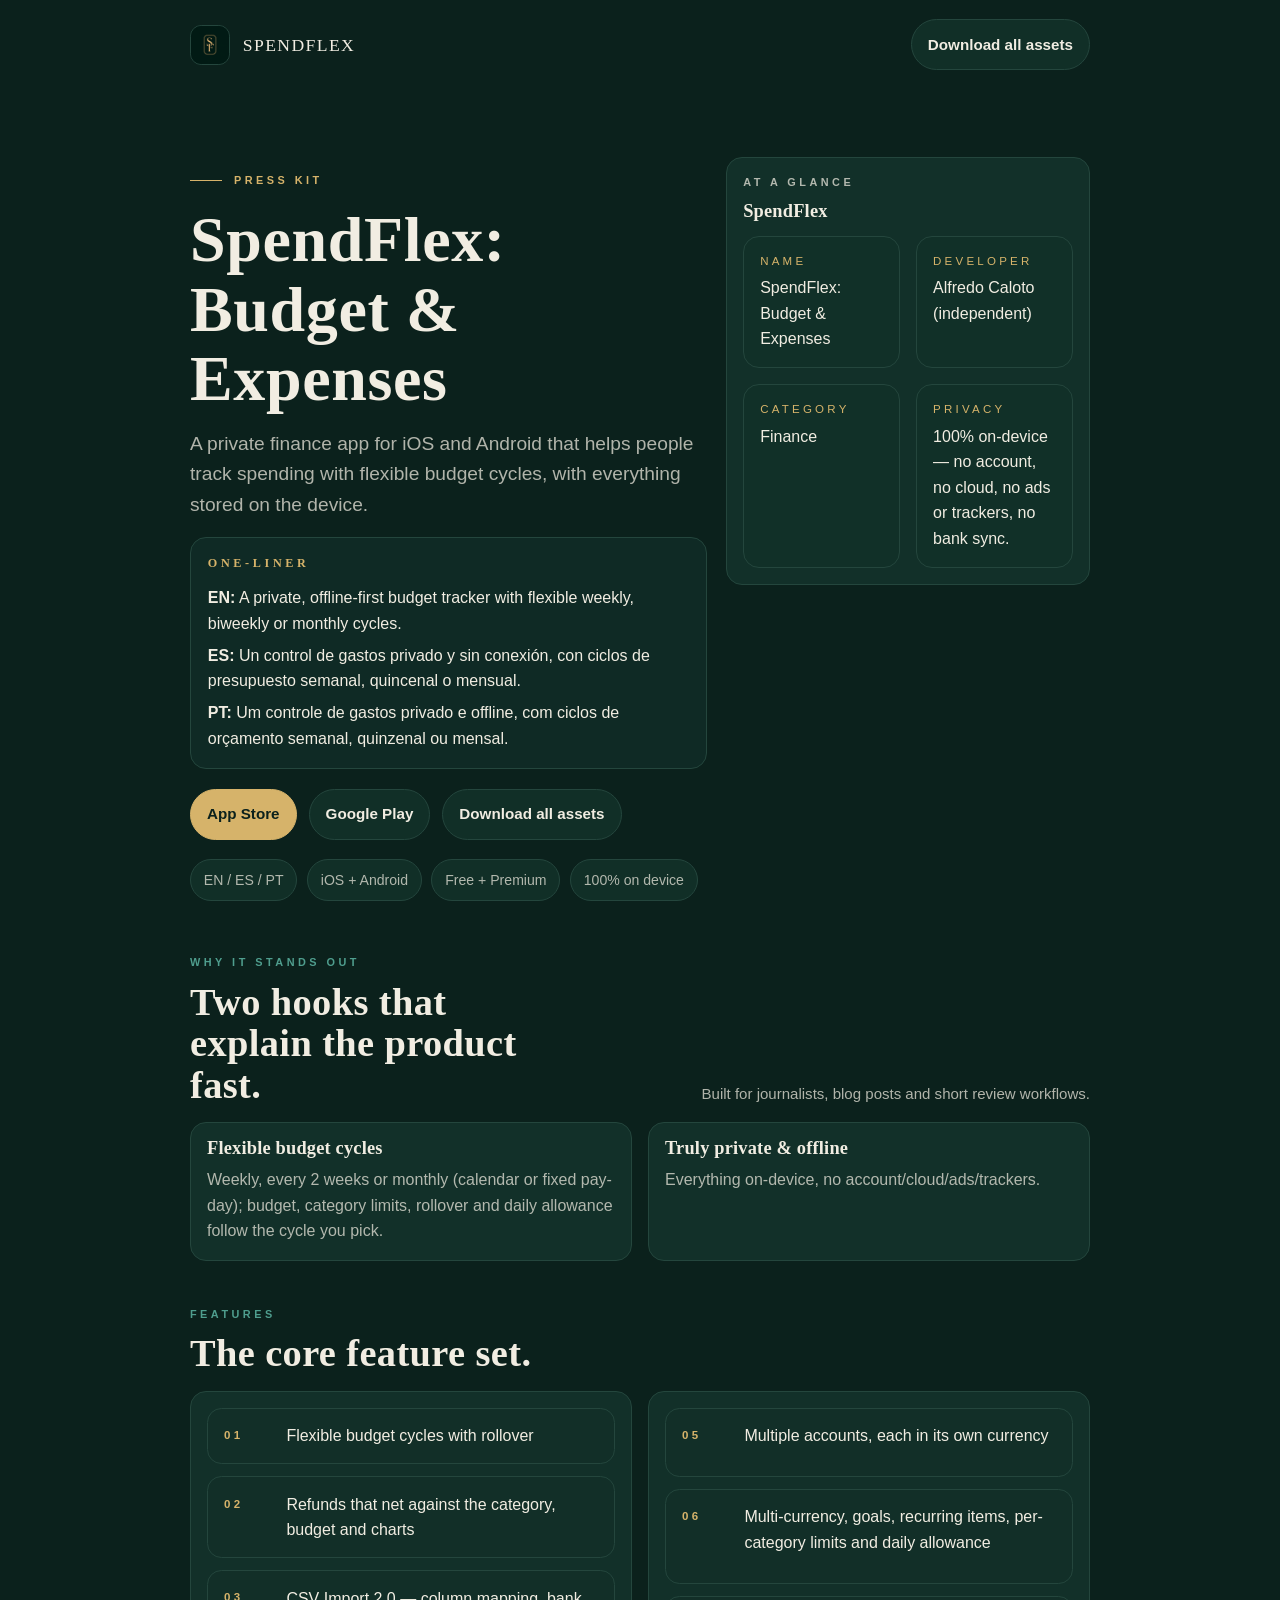
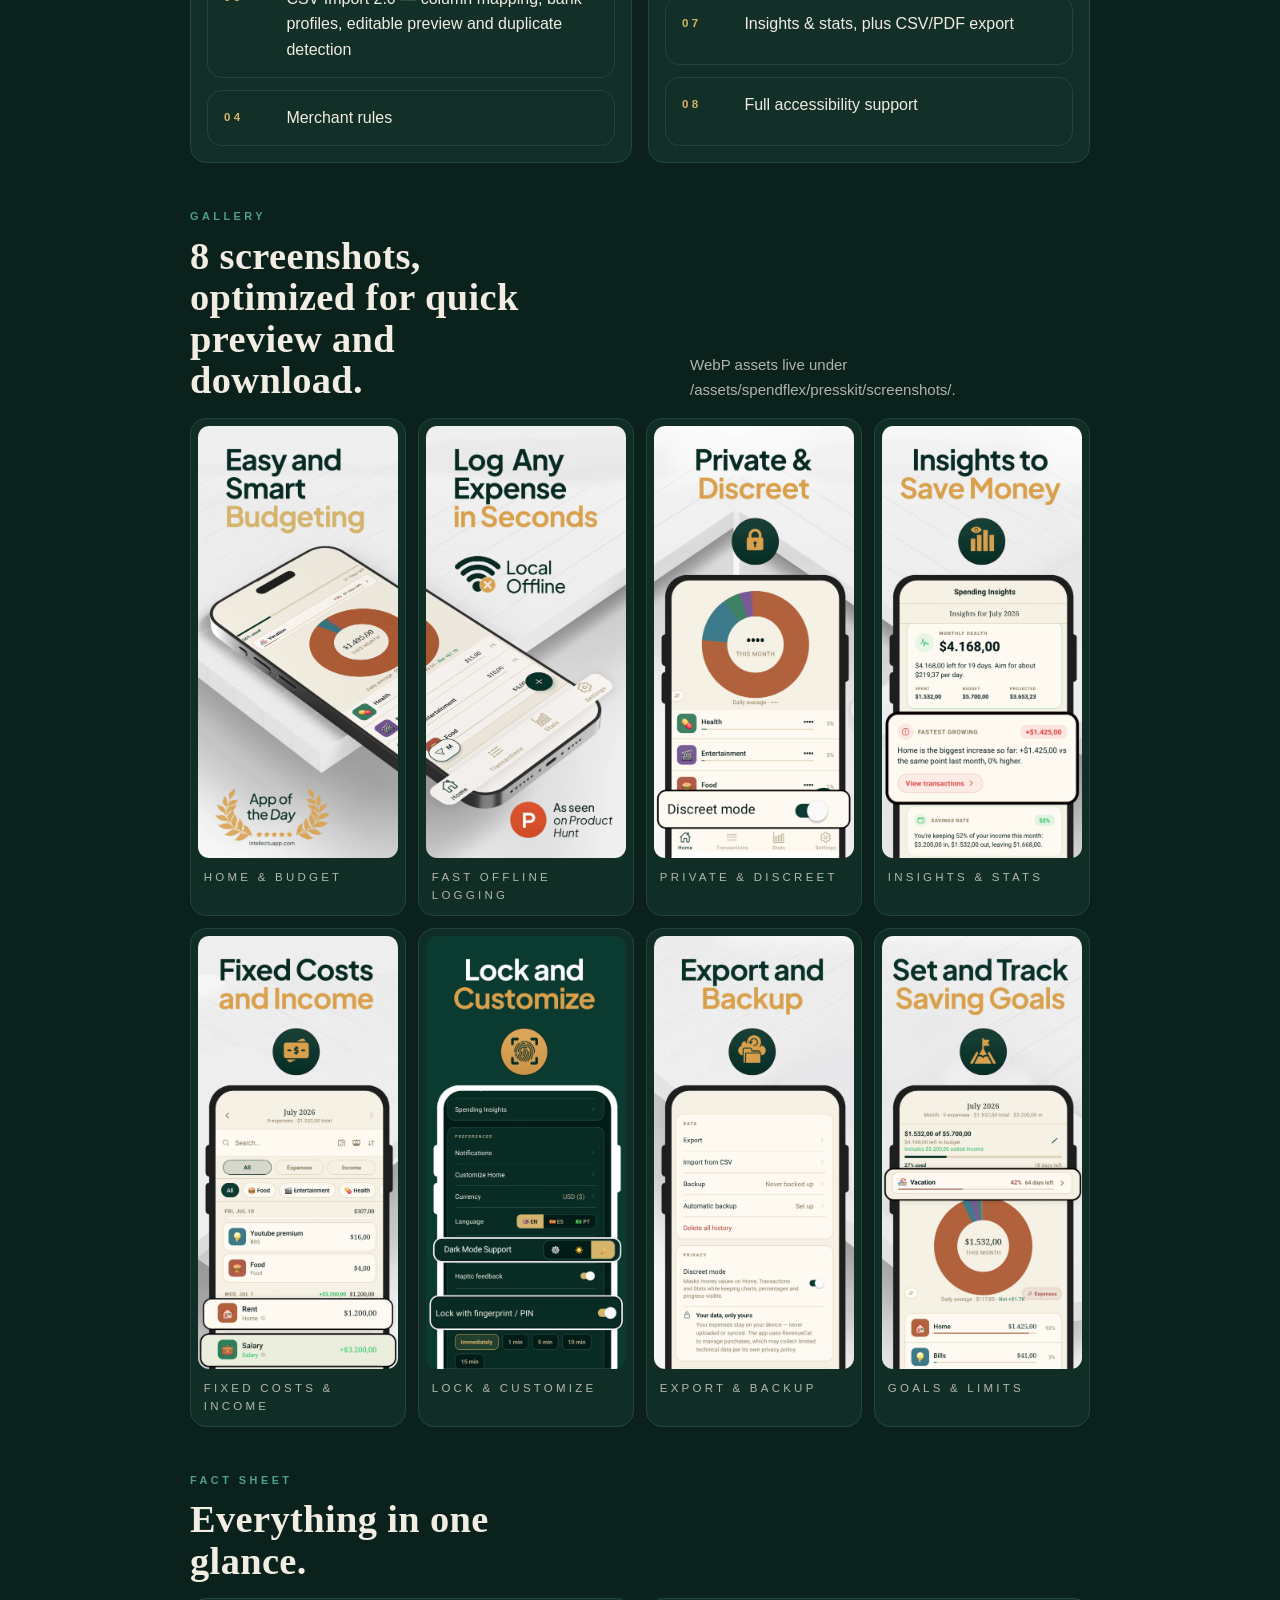
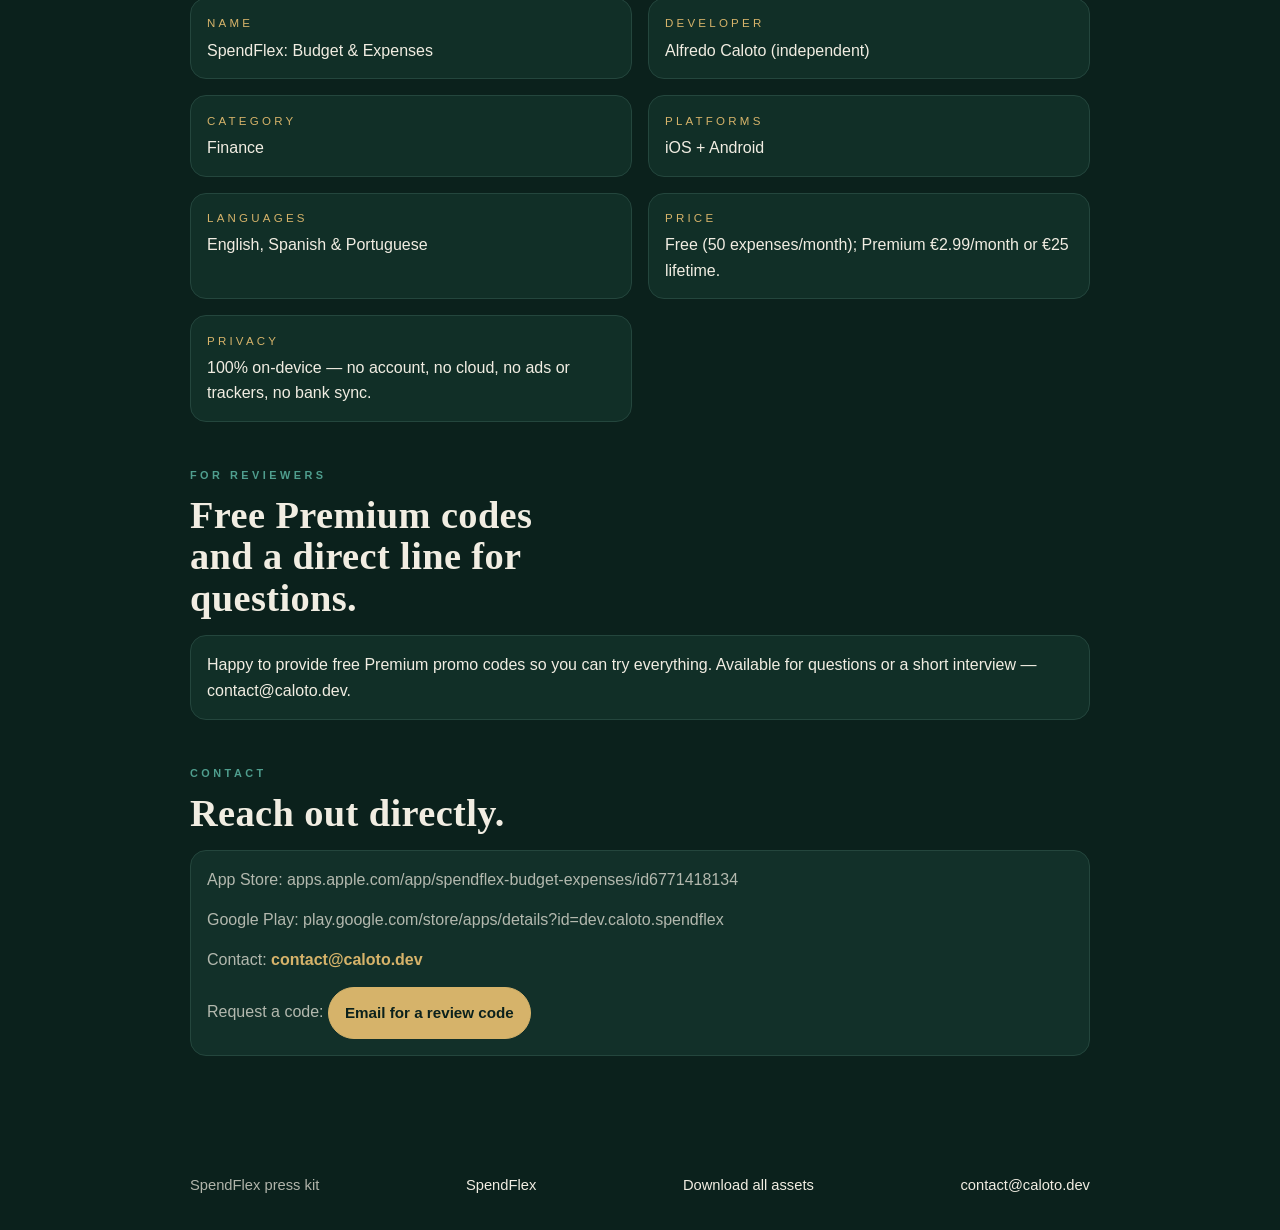
<file: spendflex/presskit/index.html>
<!doctype html>
<html lang="en">
  <head>
    <meta charset="UTF-8" />
    <meta name="viewport" content="width=device-width, initial-scale=1.0" />
    <title>SpendFlex — Press Kit</title>
    <meta
      name="description"
      content="SpendFlex press kit: screenshots, app facts, download links and reviewer contact details for the private, offline-first budget tracker."
    />
    <link rel="canonical" href="https://caloto.dev/spendflex/presskit/" />
    <meta name="theme-color" content="#0B211C" />
    <meta name="robots" content="index, follow, max-image-preview:large" />
    <meta property="og:type" content="website" />
    <meta property="og:site_name" content="SpendFlex" />
    <meta property="og:title" content="SpendFlex — Press Kit" />
    <meta
      property="og:description"
      content="SpendFlex press kit: screenshots, app facts, download links and reviewer contact details for the private, offline-first budget tracker."
    />
    <meta property="og:url" content="https://caloto.dev/spendflex/presskit/" />
    <meta property="og:image" content="https://caloto.dev/assets/spendflex/presskit/og.jpg" />
    <meta property="og:image:width" content="1200" />
    <meta property="og:image:height" content="630" />
    <meta property="og:image:alt" content="Three SpendFlex app screens on a deep green background." />
    <meta name="twitter:card" content="summary_large_image" />
    <meta name="twitter:title" content="SpendFlex — Press Kit" />
    <meta
      name="twitter:description"
      content="SpendFlex press kit: screenshots, app facts, download links and reviewer contact details for the private, offline-first budget tracker."
    />
    <meta name="twitter:image" content="https://caloto.dev/assets/spendflex/presskit/og.jpg" />
    <link rel="icon" href="/assets/spendflex/icon-192.png" />
    <link rel="apple-touch-icon" href="/assets/spendflex/icon-192.png" />
    <style>
      :root {
        --bg: #0b211c;
        --surface: #123029;
        --border: #24463d;
        --text: #f1ede2;
        --muted: rgba(241, 237, 226, 0.72);
        --gold: #d6b36a;
        --teal: #4f9e8e;
        --max: 56.25rem;
        --serif: Georgia, "Times New Roman", serif;
        --sans: -apple-system, BlinkMacSystemFont, "Segoe UI", Roboto, Helvetica, Arial, sans-serif;
      }

      * { box-sizing: border-box; }
      html { scroll-behavior: smooth; }
      body {
        margin: 0;
        background: var(--bg);
        color: var(--text);
        font-family: var(--sans);
        line-height: 1.6;
        -webkit-font-smoothing: antialiased;
        text-rendering: optimizeLegibility;
      }
      img {
        display: block;
        max-width: 100%;
        height: auto;
      }
      a { color: inherit; text-decoration: none; }
      :focus-visible {
        outline: 2px solid var(--gold);
        outline-offset: 3px;
      }

      .skip-link {
        position: absolute;
        left: -9999px;
        top: 1rem;
        z-index: 10;
        padding: 0.8rem 1rem;
        border-radius: 999px;
        background: var(--gold);
        color: #0b211c;
        font-weight: 700;
      }
      .skip-link:focus { left: 1rem; }

      .wrap {
        width: min(var(--max), calc(100vw - 2rem));
        margin: 0 auto;
      }

      .page {
        padding: 1.2rem 0 4rem;
      }

      .topbar {
        display: flex;
        align-items: center;
        justify-content: space-between;
        gap: 1rem;
        padding-top: 1.2rem;
        margin-bottom: 2rem;
      }
      .brand {
        display: inline-flex;
        align-items: center;
        gap: 0.8rem;
        min-width: 0;
      }
      .brand img {
        width: 2.5rem;
        height: 2.5rem;
        border-radius: 0.7rem;
        border: 1px solid var(--border);
        background: #081813;
      }
      .brand__text {
        font-family: var(--serif);
        font-size: 1.1rem;
        letter-spacing: 0.08em;
        text-transform: uppercase;
        white-space: nowrap;
      }

      .button,
      .chip,
      .tag,
      .fact,
      .review {
        border: 1px solid var(--border);
        background: rgba(18, 48, 41, 0.92);
      }

      .button {
        display: inline-flex;
        align-items: center;
        justify-content: center;
        gap: 0.5rem;
        min-height: 3rem;
        padding: 0.78rem 1rem;
        border-radius: 999px;
        font-size: 0.95rem;
        font-weight: 700;
        white-space: nowrap;
        transition: transform 0.15s ease, border-color 0.15s ease, background 0.15s ease;
      }
      .button:hover { transform: translateY(-1px); border-color: rgba(214, 179, 106, 0.5); }
      .button--gold {
        background: var(--gold);
        color: #0b211c;
        border-color: var(--gold);
      }
      .button--ghost { color: var(--text); }

      .hero {
        padding: 2.2rem 0 1.5rem;
      }
      .eyebrow {
        display: inline-flex;
        align-items: center;
        gap: 0.75rem;
        color: var(--gold);
        font-size: 0.68rem;
        font-weight: 800;
        letter-spacing: 0.32em;
        text-transform: uppercase;
        margin: 0 0 1rem;
      }
      .eyebrow::before {
        content: "";
        width: 2rem;
        height: 1px;
        background: currentColor;
      }
      h1, h2, h3 {
        margin: 0;
        font-family: var(--serif);
        font-weight: 700;
        line-height: 1.08;
        letter-spacing: 0.01em;
      }
      h1 {
        font-size: clamp(2.3rem, 5vw, 4.6rem);
        max-width: 14ch;
      }
      h2 {
        font-size: clamp(1.6rem, 3vw, 2.4rem);
        max-width: 18ch;
      }
      h3 {
        font-size: 1.15rem;
      }
      p { margin: 0; }

      .hero__grid {
        display: grid;
        gap: 1.2rem;
      }
      .hero__copy {
        padding: 0.4rem 0;
      }
      .lede {
        max-width: 52rem;
        margin-top: 1rem;
        font-size: clamp(1.05rem, 1.5vw, 1.22rem);
        color: var(--muted);
      }
      .one-liner {
        margin-top: 1rem;
        padding: 1rem 1.05rem;
        border: 1px solid var(--border);
        border-radius: 1rem;
        background: rgba(18, 48, 41, 0.66);
        color: var(--text);
        display: grid;
        gap: 0.4rem;
      }
      .one-liner strong {
        display: block;
        font-family: var(--serif);
        color: var(--gold);
        margin-bottom: 0.35rem;
        font-size: 0.76rem;
        letter-spacing: 0.3em;
        text-transform: uppercase;
      }
      .actions {
        display: flex;
        flex-wrap: wrap;
        gap: 0.75rem;
        margin-top: 1.25rem;
      }
      .meta-chips {
        display: flex;
        flex-wrap: wrap;
        gap: 0.6rem;
        margin-top: 1.2rem;
      }
      .chip {
        padding: 0.55rem 0.8rem;
        border-radius: 999px;
        color: var(--muted);
        font-size: 0.88rem;
      }

      .section {
        padding: 1.4rem 0;
      }
      .section__head {
        display: flex;
        align-items: end;
        justify-content: space-between;
        gap: 1rem;
        margin-bottom: 1rem;
      }
      .section__eyebrow {
        margin: 0 0 0.65rem;
        color: var(--teal);
        font-size: 0.68rem;
        font-weight: 800;
        letter-spacing: 0.32em;
        text-transform: uppercase;
      }
      .section__note {
        max-width: 25rem;
        color: var(--muted);
        font-size: 0.94rem;
      }

      .hooks,
      .features,
      .facts {
        display: grid;
        gap: 1rem;
      }
      .card {
        padding: 1rem;
        border-radius: 1rem;
        border: 1px solid var(--border);
        background: var(--surface);
      }
      .card p,
      .feature p,
      .fact p,
      .review p {
        color: var(--muted);
      }
      .hooks h3 { margin-bottom: 0.5rem; }
      .features .card {
        display: grid;
        gap: 0.45rem;
      }
      .features-list {
        display: grid;
        gap: 0.75rem;
        padding: 0;
        margin: 0;
        list-style: none;
      }
      .features-list li {
        display: flex;
        gap: 0.8rem;
        padding: 0.9rem 1rem;
        border-radius: 0.9rem;
        border: 1px solid var(--border);
        background: rgba(18, 48, 41, 0.72);
      }
      .features-list strong {
        color: var(--gold);
        font-size: 0.72rem;
        letter-spacing: 0.28em;
        text-transform: uppercase;
        min-width: 3.1rem;
        padding-top: 0.18rem;
      }

      .gallery {
        display: grid;
        grid-template-columns: repeat(2, minmax(0, 1fr));
        gap: 0.75rem;
      }
      figure {
        margin: 0;
        padding: 0.45rem;
        border-radius: 1rem;
        border: 1px solid var(--border);
        background: rgba(18, 48, 41, 0.8);
      }
      figure img {
        width: 100%;
        aspect-ratio: 1000 / 2167;
        object-fit: cover;
        border-radius: 0.7rem;
        background: #081813;
      }
      figcaption {
        padding: 0.6rem 0.35rem 0.2rem;
        font-size: 0.72rem;
        letter-spacing: 0.28em;
        text-transform: uppercase;
        color: var(--muted);
      }

      .facts {
        grid-template-columns: 1fr;
      }
      .fact {
        padding: 0.95rem 1rem;
        border-radius: 1rem;
      }
      .fact span {
        display: block;
        margin-bottom: 0.3rem;
        color: var(--gold);
        font-size: 0.72rem;
        letter-spacing: 0.28em;
        text-transform: uppercase;
      }
      .fact p {
        color: var(--text);
      }

      .review {
        padding: 1rem;
        border-radius: 1rem;
      }
      blockquote {
        margin: 0;
        font-size: 1rem;
      }

      .contact {
        display: grid;
        gap: 0.9rem;
        word-break: break-word;
      }
      .contact__email {
        color: var(--gold);
        font-weight: 700;
      }
      .footer {
        display: flex;
        flex-wrap: wrap;
        gap: 0.8rem 1rem;
        justify-content: space-between;
        padding: 2rem 0;
        color: var(--muted);
        font-size: 0.92rem;
      }
      .footer a { color: var(--text); }

      @media (min-width: 720px) {
        .hero__grid {
          grid-template-columns: minmax(0, 1.35fr) minmax(18rem, 0.95fr);
          align-items: start;
        }
        .hooks {
          grid-template-columns: repeat(2, minmax(0, 1fr));
        }
        .features {
          grid-template-columns: repeat(2, minmax(0, 1fr));
        }
        .facts {
          grid-template-columns: repeat(2, minmax(0, 1fr));
        }
        .gallery {
          grid-template-columns: repeat(4, minmax(0, 1fr));
        }
      }

      @media (max-width: 719px) {
        .topbar,
        .section__head,
        .footer {
          flex-direction: column;
          align-items: flex-start;
        }
        .actions .button {
          width: 100%;
        }
      }
    </style>
  </head>
  <body>
    <a class="skip-link" href="#main">Skip to content</a>

    <div class="wrap">
      <header class="topbar" aria-label="Press kit header">
        <a class="brand" href="/spendflex/" aria-label="SpendFlex home">
          <img src="/assets/spendflex/icon-192.png" alt="" width="192" height="192" />
          <span class="brand__text">SpendFlex</span>
        </a>
        <a class="button button--ghost" href="/assets/spendflex/presskit/SpendFlex-press-assets.zip" download>
          Download all assets
        </a>
      </header>
    </div>

    <main id="main" class="page">
      <div class="wrap">
        <section class="hero" aria-label="Introduction">
          <div class="hero__grid">
            <div class="hero__copy">
              <p class="eyebrow">Press kit</p>
              <h1>SpendFlex: Budget &amp; Expenses</h1>
              <p class="lede">
                A private finance app for iOS and Android that helps people track
                spending with flexible budget cycles, with everything stored on
                the device.
              </p>
              <div class="one-liner" aria-label="One-liner in English, Spanish and Portuguese">
                <strong>One-liner</strong>
                <div><b>EN:</b> A private, offline-first budget tracker with flexible weekly, biweekly or monthly cycles.</div>
                <div lang="es"><b>ES:</b> Un control de gastos privado y sin conexión, con ciclos de presupuesto semanal, quincenal o mensual.</div>
                <div lang="pt"><b>PT:</b> Um controle de gastos privado e offline, com ciclos de orçamento semanal, quinzenal ou mensal.</div>
              </div>
              <div class="actions" aria-label="Store links">
                <a class="button button--gold" href="https://apps.apple.com/app/spendflex-budget-expenses/id6771418134">App Store</a>
                <a class="button button--ghost" href="https://play.google.com/store/apps/details?id=dev.caloto.spendflex">Google Play</a>
                <a class="button button--ghost" href="/assets/spendflex/presskit/SpendFlex-press-assets.zip" download>Download all assets</a>
              </div>
              <div class="meta-chips" aria-label="Quick facts">
                <span class="chip">EN / ES / PT</span>
                <span class="chip">iOS + Android</span>
                <span class="chip">Free + Premium</span>
                <span class="chip">100% on device</span>
              </div>
            </div>

            <aside class="card" aria-label="App snapshot">
              <p class="section__eyebrow">At a glance</p>
              <h3>SpendFlex</h3>
              <div class="facts" style="margin-top: 0.9rem">
                <div class="fact">
                  <span>Name</span>
                  <p>SpendFlex: Budget &amp; Expenses</p>
                </div>
                <div class="fact">
                  <span>Developer</span>
                  <p>Alfredo Caloto (independent)</p>
                </div>
                <div class="fact">
                  <span>Category</span>
                  <p>Finance</p>
                </div>
                <div class="fact">
                  <span>Privacy</span>
                  <p>100% on-device — no account, no cloud, no ads or trackers, no bank sync.</p>
                </div>
              </div>
            </aside>
          </div>
        </section>

        <section class="section" aria-labelledby="hooks-title">
          <div class="section__head">
            <div>
              <p class="section__eyebrow">Why it stands out</p>
              <h2 id="hooks-title">Two hooks that explain the product fast.</h2>
            </div>
            <p class="section__note">Built for journalists, blog posts and short review workflows.</p>
          </div>
          <div class="hooks">
            <article class="card">
              <h3>Flexible budget cycles</h3>
              <p>Weekly, every 2 weeks or monthly (calendar or fixed pay-day); budget, category limits, rollover and daily allowance follow the cycle you pick.</p>
            </article>
            <article class="card">
              <h3>Truly private &amp; offline</h3>
              <p>Everything on-device, no account/cloud/ads/trackers.</p>
            </article>
          </div>
        </section>

        <section class="section" aria-labelledby="features-title">
          <div class="section__head">
            <div>
              <p class="section__eyebrow">Features</p>
              <h2 id="features-title">The core feature set.</h2>
            </div>
          </div>
          <div class="features">
            <article class="card">
              <ul class="features-list">
                <li><strong>01</strong><span>Flexible budget cycles with rollover</span></li>
                <li><strong>02</strong><span>Refunds that net against the category, budget and charts</span></li>
                <li><strong>03</strong><span>CSV Import 2.0 — column mapping, bank profiles, editable preview and duplicate detection</span></li>
                <li><strong>04</strong><span>Merchant rules</span></li>
              </ul>
            </article>
            <article class="card">
              <ul class="features-list">
                <li><strong>05</strong><span>Multiple accounts, each in its own currency</span></li>
                <li><strong>06</strong><span>Multi-currency, goals, recurring items, per-category limits and daily allowance</span></li>
                <li><strong>07</strong><span>Insights &amp; stats, plus CSV/PDF export</span></li>
                <li><strong>08</strong><span>Full accessibility support</span></li>
              </ul>
            </article>
          </div>
        </section>

        <section class="section" aria-labelledby="gallery-title">
          <div class="section__head">
            <div>
              <p class="section__eyebrow">Gallery</p>
              <h2 id="gallery-title">8 screenshots, optimized for quick preview and download.</h2>
            </div>
            <p class="section__note">WebP assets live under /assets/spendflex/presskit/screenshots/.</p>
          </div>
          <div class="gallery" role="list" aria-label="SpendFlex screenshots">
            <figure role="listitem"><img src="/assets/spendflex/presskit/screenshots/1.webp" alt="Home dashboard with a monthly spending donut, category breakdown and budget progress." width="1000" height="2167" loading="lazy" decoding="async" /><figcaption>Home &amp; budget</figcaption></figure>
            <figure role="listitem"><img src="/assets/spendflex/presskit/screenshots/2.webp" alt="Transactions view and bottom navigation — Home, Transactions, Stats and Settings — working fully offline." width="1000" height="2167" loading="lazy" decoding="async" /><figcaption>Fast offline logging</figcaption></figure>
            <figure role="listitem"><img src="/assets/spendflex/presskit/screenshots/3.webp" alt="Home screen with the spending donut and a Discreet mode toggle that hides amounts." width="1000" height="2167" loading="lazy" decoding="async" /><figcaption>Private &amp; discreet</figcaption></figure>
            <figure role="listitem"><img src="/assets/spendflex/presskit/screenshots/4.webp" alt="Spending Insights with monthly health, fastest-growing category and savings-rate cards." width="1000" height="2167" loading="lazy" decoding="async" /><figcaption>Insights &amp; stats</figcaption></figure>
            <figure role="listitem"><img src="/assets/spendflex/presskit/screenshots/5.webp" alt="Monthly transactions list showing fixed costs and income such as rent and salary." width="1000" height="2167" loading="lazy" decoding="async" /><figcaption>Fixed costs &amp; income</figcaption></figure>
            <figure role="listitem"><img src="/assets/spendflex/presskit/screenshots/6.webp" alt="Settings with language EN/ES/PT, currency, dark mode and fingerprint or PIN lock." width="1000" height="2167" loading="lazy" decoding="async" /><figcaption>Lock &amp; customize</figcaption></figure>
            <figure role="listitem"><img src="/assets/spendflex/presskit/screenshots/7.webp" alt="Data settings: export, CSV import, backup and the on-device privacy note." width="1000" height="2167" loading="lazy" decoding="async" /><figcaption>Export &amp; backup</figcaption></figure>
            <figure role="listitem"><img src="/assets/spendflex/presskit/screenshots/8.webp" alt="Monthly budget with a savings goal, spending donut and per-category limits." width="1000" height="2167" loading="lazy" decoding="async" /><figcaption>Goals &amp; limits</figcaption></figure>
          </div>
        </section>

        <section class="section" aria-labelledby="facts-title">
          <div class="section__head">
            <div>
              <p class="section__eyebrow">Fact sheet</p>
              <h2 id="facts-title">Everything in one glance.</h2>
            </div>
          </div>
          <div class="facts">
            <div class="fact"><span>Name</span><p>SpendFlex: Budget &amp; Expenses</p></div>
            <div class="fact"><span>Developer</span><p>Alfredo Caloto (independent)</p></div>
            <div class="fact"><span>Category</span><p>Finance</p></div>
            <div class="fact"><span>Platforms</span><p>iOS + Android</p></div>
            <div class="fact"><span>Languages</span><p>English, Spanish &amp; Portuguese</p></div>
            <div class="fact"><span>Price</span><p>Free (50 expenses/month); Premium €2.99/month or €25 lifetime.</p></div>
            <div class="fact"><span>Privacy</span><p>100% on-device — no account, no cloud, no ads or trackers, no bank sync.</p></div>
          </div>
        </section>

        <section class="section" aria-labelledby="reviewers-title">
          <div class="section__head">
            <div>
              <p class="section__eyebrow">For reviewers</p>
              <h2 id="reviewers-title">Free Premium codes and a direct line for questions.</h2>
            </div>
          </div>
          <div class="review">
            <blockquote>
              Happy to provide free Premium promo codes so you can try everything. Available for questions or a short interview — contact@caloto.dev.
            </blockquote>
          </div>
        </section>

        <section class="section" aria-labelledby="contact-title">
          <div class="section__head">
            <div>
              <p class="section__eyebrow">Contact</p>
              <h2 id="contact-title">Reach out directly.</h2>
            </div>
          </div>
          <div class="contact card">
            <p>
              App Store:
              <a href="https://apps.apple.com/app/spendflex-budget-expenses/id6771418134">apps.apple.com/app/spendflex-budget-expenses/id6771418134</a>
            </p>
            <p>
              Google Play:
              <a href="https://play.google.com/store/apps/details?id=dev.caloto.spendflex">play.google.com/store/apps/details?id=dev.caloto.spendflex</a>
            </p>
            <p>
              Contact:
              <a class="contact__email" href="mailto:contact@caloto.dev">contact@caloto.dev</a>
            </p>
            <p>
              Request a code:
              <a class="button button--gold" href="mailto:contact@caloto.dev?subject=SpendFlex%20review%20code">Email for a review code</a>
            </p>
          </div>
        </section>
      </div>
    </main>

    <div class="wrap">
      <footer class="footer" aria-label="Footer">
        <span>SpendFlex press kit</span>
        <a href="/spendflex/">SpendFlex</a>
        <a href="/assets/spendflex/presskit/SpendFlex-press-assets.zip" download>Download all assets</a>
        <a href="mailto:contact@caloto.dev">contact@caloto.dev</a>
      </footer>
    </div>

    <script type="application/ld+json">
      {
        "@context": "https://schema.org",
        "@type": "BreadcrumbList",
        "itemListElement": [
          { "@type": "ListItem", "position": 1, "name": "Home", "item": "https://caloto.dev/" },
          { "@type": "ListItem", "position": 2, "name": "SpendFlex", "item": "https://caloto.dev/spendflex/" },
          { "@type": "ListItem", "position": 3, "name": "Press Kit", "item": "https://caloto.dev/spendflex/presskit/" }
        ]
      }
    </script>
  </body>
</html>
</file>
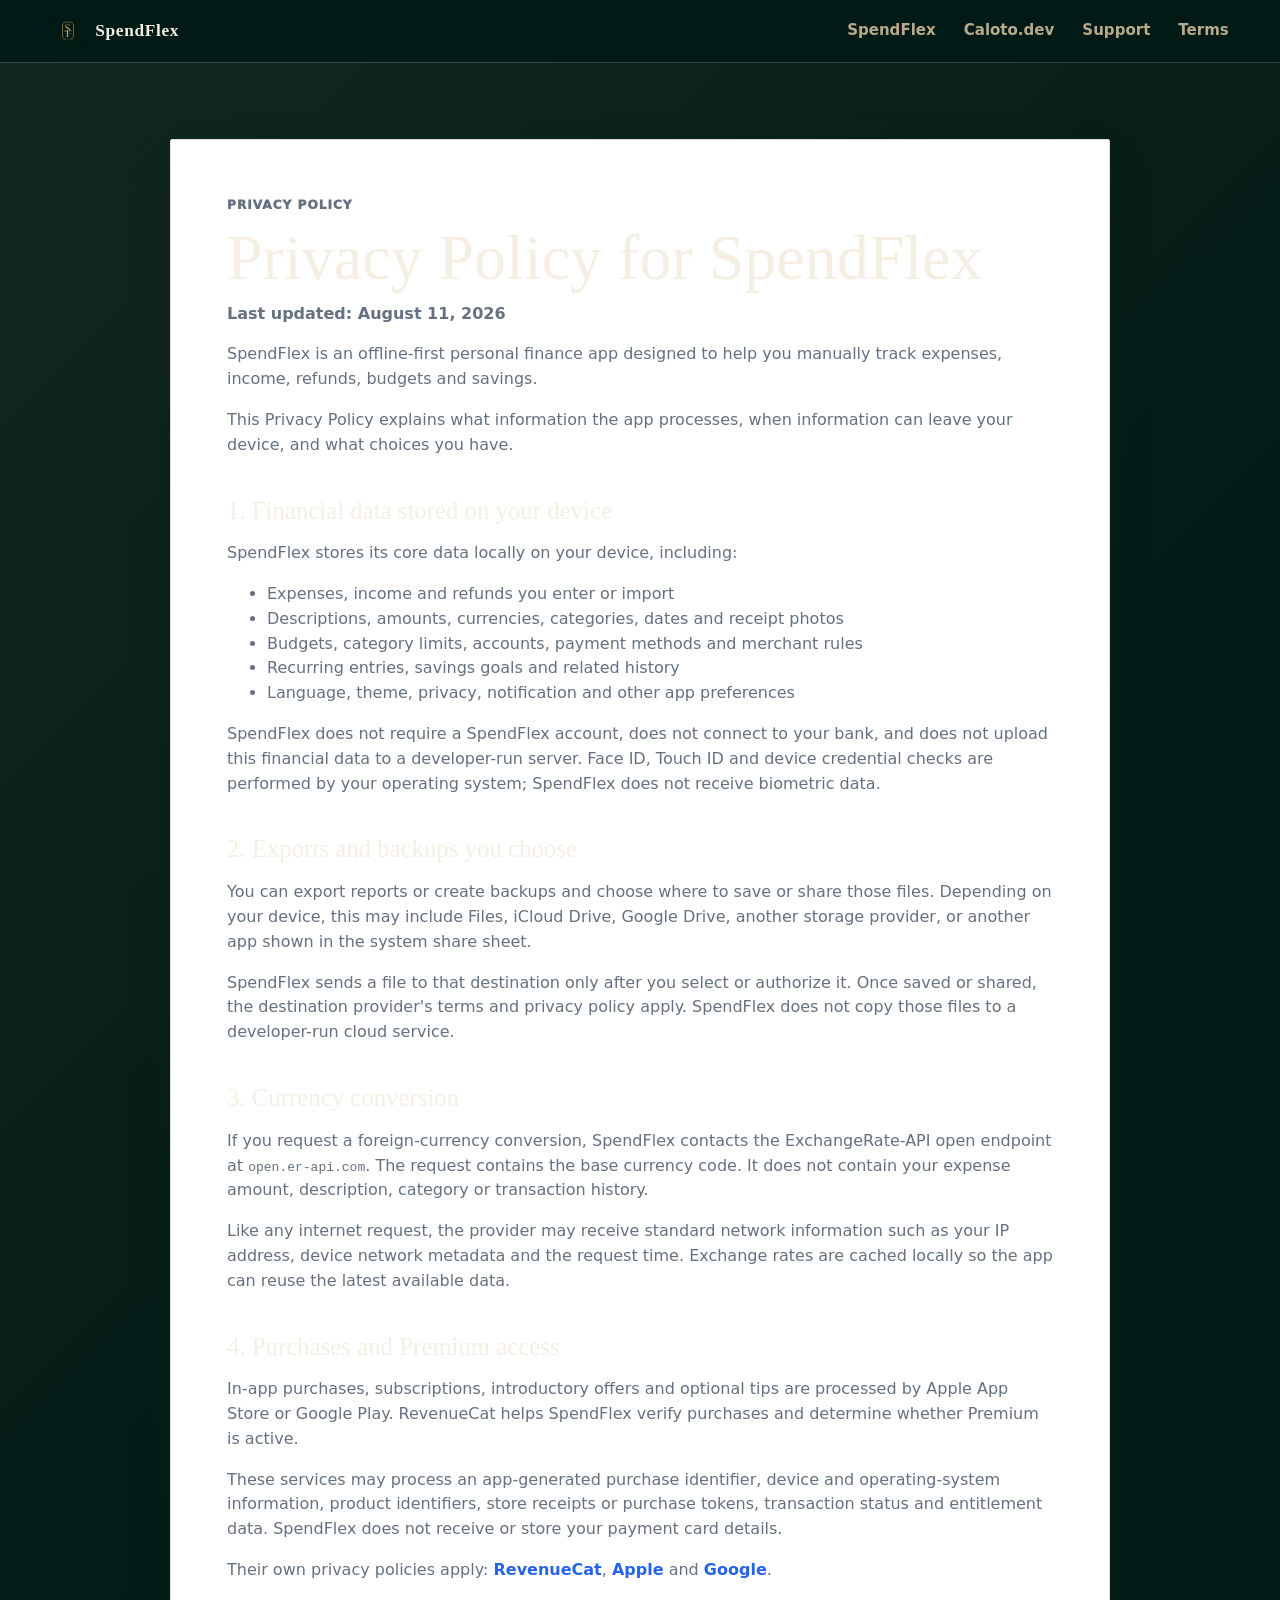
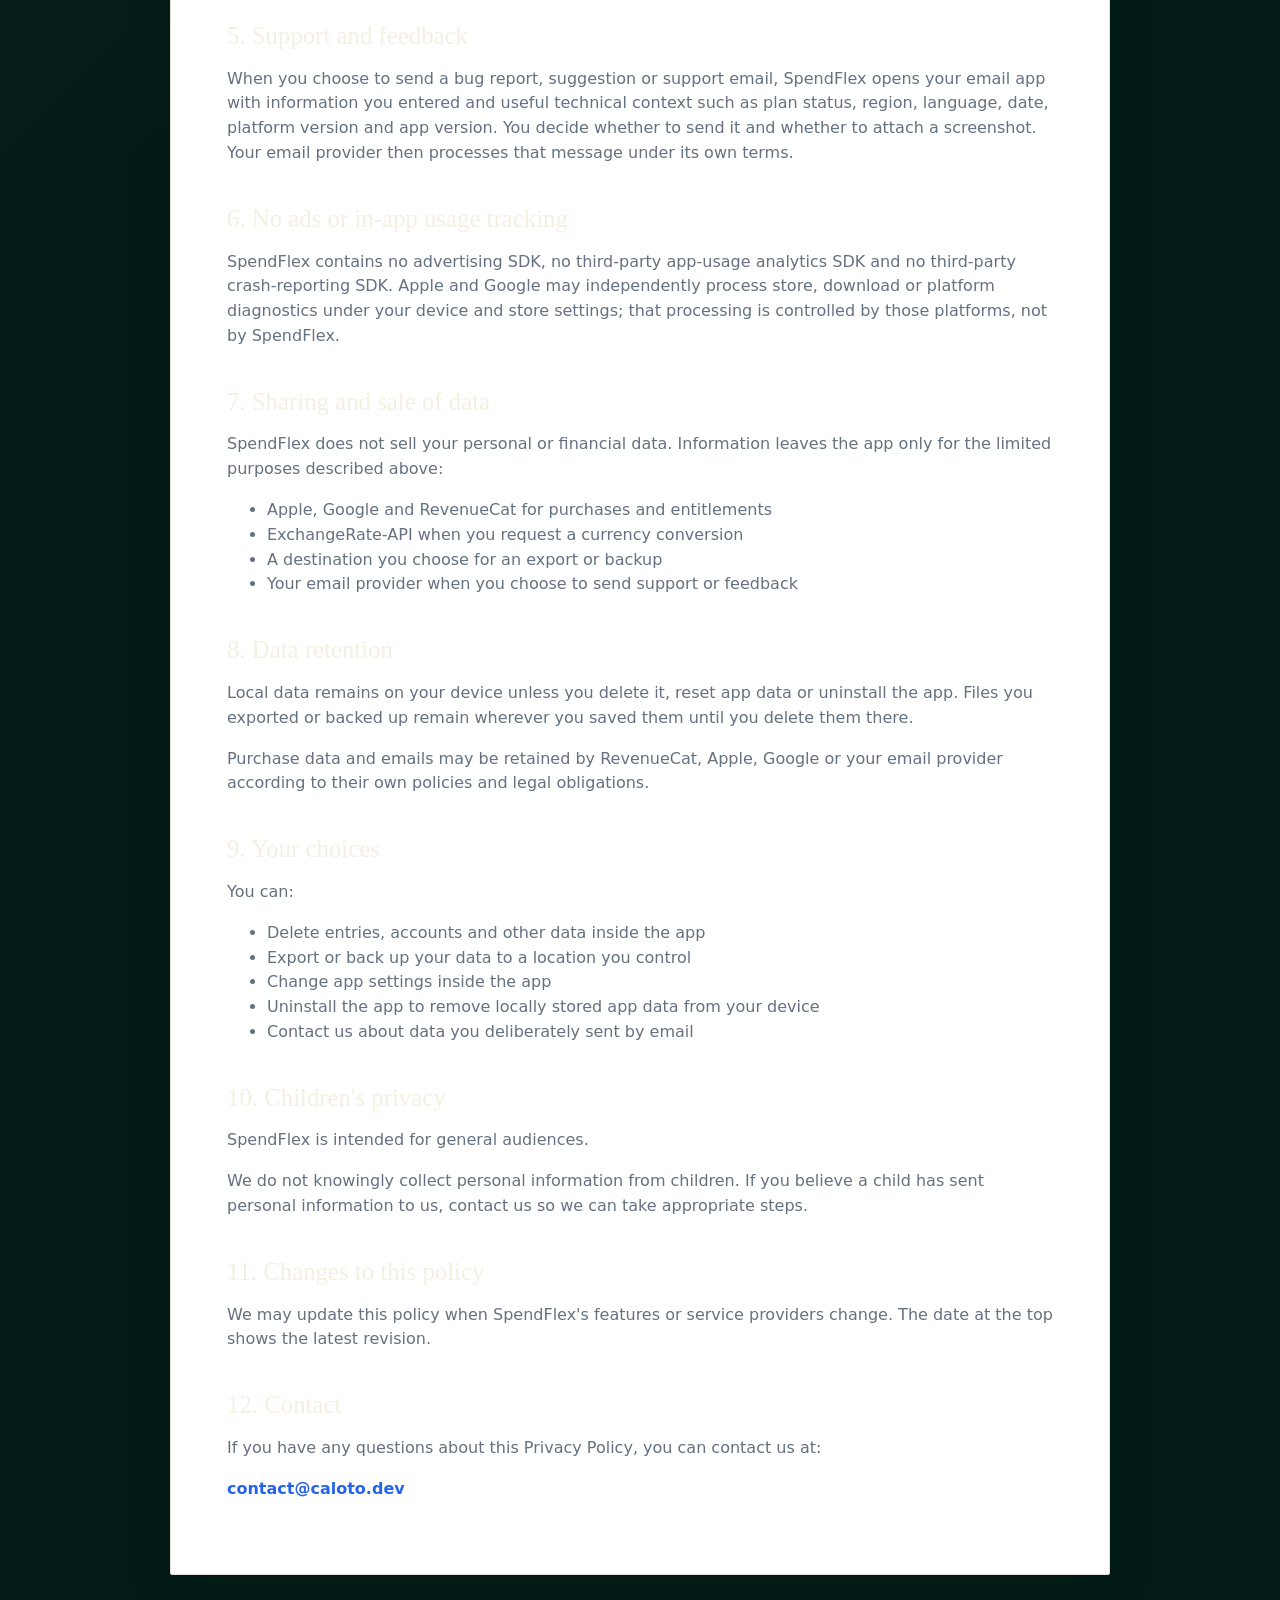
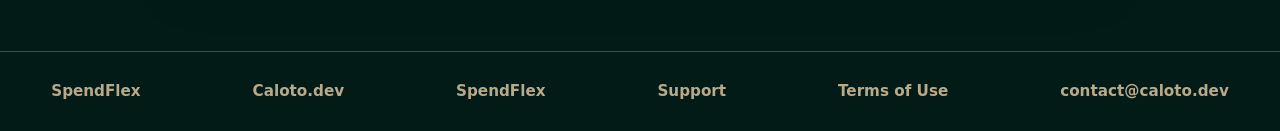
<file: spendflex/privacy/index.html>
<!doctype html>
<html lang="en">
  <head>
    <meta charset="UTF-8" />
    <meta name="viewport" content="width=device-width, initial-scale=1.0" />
    <meta
      name="description"
      content="Privacy Policy for SpendFlex, including local financial data, optional backups and exports, currency conversion, purchases and support."
    />
    <title>Privacy Policy | SpendFlex</title>
    <link rel="canonical" href="https://caloto.dev/spendflex/privacy/" />
    <meta name="robots" content="index, follow, max-image-preview:large" />
    <meta name="theme-color" content="#021B17" />
    <meta property="og:type" content="website" />
    <meta property="og:site_name" content="SpendFlex" />
    <meta property="og:title" content="Privacy Policy | SpendFlex" />
    <meta property="og:description" content="Privacy Policy for SpendFlex, including local financial data, optional backups and exports, currency conversion, purchases and support." />
    <meta property="og:url" content="https://caloto.dev/spendflex/privacy/" />
    <meta property="og:image" content="https://caloto.dev/assets/spendflex/promo/promotional1.jpg" />
    <meta name="twitter:card" content="summary" />
    <meta name="twitter:title" content="Privacy Policy | SpendFlex" />
    <meta name="twitter:description" content="Privacy Policy for SpendFlex, including local financial data, optional backups and exports, currency conversion, purchases and support." />
    <link rel="icon" href="/assets/spendflex/icon-192.png" />
    <link rel="apple-touch-icon" href="/assets/spendflex/icon-192.png" />
    <link rel="stylesheet" href="/styles.css" />
    <script type="application/ld+json">
      {
        "@context": "https://schema.org",
        "@type": "BreadcrumbList",
        "itemListElement": [
          { "@type": "ListItem", "position": 1, "name": "Home", "item": "https://caloto.dev/" },
          { "@type": "ListItem", "position": 2, "name": "SpendFlex", "item": "https://caloto.dev/spendflex/" },
          { "@type": "ListItem", "position": 3, "name": "Privacy Policy", "item": "https://caloto.dev/spendflex/privacy/" }
        ]
      }
    </script>
  </head>
  <body class="theme-spendflex">
    <header class="site-header site-header--spendflex">
      <a class="brand brand--spendflex" href="/spendflex/" aria-label="SpendFlex home">
        <img src="/assets/spendflex/iconlogo.png" alt="" />
        <span>SpendFlex</span>
      </a>
      <nav class="nav nav--spendflex" aria-label="Primary navigation">
        <a href="/spendflex/">SpendFlex</a>
        <a href="/">Caloto.dev</a>
        <a href="/spendflex/support/">Support</a>
        <a href="/spendflex/terms/">Terms</a>
      </nav>
    </header>

    <main class="legal-page legal-page--spendflex">
      <article class="legal-document legal-document--spendflex">
        <p class="eyebrow eyebrow--gold">Privacy Policy</p>
        <h1>Privacy Policy for SpendFlex</h1>
        <p class="updated">Last updated: August 11, 2026</p>

        <p>
          SpendFlex is an offline-first personal finance app designed to help
          you manually track expenses, income, refunds, budgets and savings.
        </p>
        <p>
          This Privacy Policy explains what information the app processes, when
          information can leave your device, and what choices you have.
        </p>

        <h2>1. Financial data stored on your device</h2>
        <p>SpendFlex stores its core data locally on your device, including:</p>
        <ul>
          <li>Expenses, income and refunds you enter or import</li>
          <li>Descriptions, amounts, currencies, categories, dates and receipt photos</li>
          <li>Budgets, category limits, accounts, payment methods and merchant rules</li>
          <li>Recurring entries, savings goals and related history</li>
          <li>Language, theme, privacy, notification and other app preferences</li>
        </ul>
        <p>
          SpendFlex does not require a SpendFlex account, does not connect to
          your bank, and does not upload this financial data to a developer-run
          server. Face ID, Touch ID and device credential checks are performed
          by your operating system; SpendFlex does not receive biometric data.
        </p>

        <h2>2. Exports and backups you choose</h2>
        <p>
          You can export reports or create backups and choose where to save or
          share those files. Depending on your device, this may include Files,
          iCloud Drive, Google Drive, another storage provider, or another app
          shown in the system share sheet.
        </p>
        <p>
          SpendFlex sends a file to that destination only after you select or
          authorize it. Once saved or shared, the destination provider's terms
          and privacy policy apply. SpendFlex does not copy those files to a
          developer-run cloud service.
        </p>

        <h2>3. Currency conversion</h2>
        <p>
          If you request a foreign-currency conversion, SpendFlex contacts the
          ExchangeRate-API open endpoint at <code>open.er-api.com</code>. The
          request contains the base currency code. It does not contain your
          expense amount, description, category or transaction history.
        </p>
        <p>
          Like any internet request, the provider may receive standard network
          information such as your IP address, device network metadata and the
          request time. Exchange rates are cached locally so the app can reuse
          the latest available data.
        </p>

        <h2>4. Purchases and Premium access</h2>
        <p>
          In-app purchases, subscriptions, introductory offers and optional
          tips are processed by Apple App Store or Google Play. RevenueCat helps
          SpendFlex verify purchases and determine whether Premium is active.
        </p>
        <p>
          These services may process an app-generated purchase identifier,
          device and operating-system information, product identifiers, store
          receipts or purchase tokens, transaction status and entitlement data.
          SpendFlex does not receive or store your payment card details.
        </p>
        <p>
          Their own privacy policies apply:
          <a href="https://www.revenuecat.com/privacy">RevenueCat</a>,
          <a href="https://www.apple.com/legal/privacy/">Apple</a> and
          <a href="https://policies.google.com/privacy">Google</a>.
        </p>

        <h2>5. Support and feedback</h2>
        <p>
          When you choose to send a bug report, suggestion or support email,
          SpendFlex opens your email app with information you entered and useful
          technical context such as plan status, region, language, date,
          platform version and app version. You decide whether to send it and
          whether to attach a screenshot. Your email provider then processes
          that message under its own terms.
        </p>

        <h2>6. No ads or in-app usage tracking</h2>
        <p>
          SpendFlex contains no advertising SDK, no third-party app-usage
          analytics SDK and no third-party crash-reporting SDK. Apple and Google
          may independently process store, download or platform diagnostics
          under your device and store settings; that processing is controlled by
          those platforms, not by SpendFlex.
        </p>

        <h2>7. Sharing and sale of data</h2>
        <p>
          SpendFlex does not sell your personal or financial data. Information
          leaves the app only for the limited purposes described above:
        </p>
        <ul>
          <li>Apple, Google and RevenueCat for purchases and entitlements</li>
          <li>ExchangeRate-API when you request a currency conversion</li>
          <li>A destination you choose for an export or backup</li>
          <li>Your email provider when you choose to send support or feedback</li>
        </ul>

        <h2>8. Data retention</h2>
        <p>
          Local data remains on your device unless you delete it, reset app data
          or uninstall the app. Files you exported or backed up remain wherever
          you saved them until you delete them there.
        </p>
        <p>
          Purchase data and emails may be retained by RevenueCat, Apple, Google
          or your email provider according to their own policies and legal
          obligations.
        </p>

        <h2>9. Your choices</h2>
        <p>You can:</p>
        <ul>
          <li>Delete entries, accounts and other data inside the app</li>
          <li>Export or back up your data to a location you control</li>
          <li>Change app settings inside the app</li>
          <li>Uninstall the app to remove locally stored app data from your device</li>
          <li>Contact us about data you deliberately sent by email</li>
        </ul>

        <h2>10. Children's privacy</h2>
        <p>SpendFlex is intended for general audiences.</p>
        <p>
          We do not knowingly collect personal information from children. If you
          believe a child has sent personal information to us, contact us so we
          can take appropriate steps.
        </p>

        <h2>11. Changes to this policy</h2>
        <p>
          We may update this policy when SpendFlex's features or service
          providers change. The date at the top shows the latest revision.
        </p>

        <h2>12. Contact</h2>
        <p>
          If you have any questions about this Privacy Policy, you can contact
          us at:
        </p>
        <p><a href="mailto:contact@caloto.dev">contact@caloto.dev</a></p>
      </article>
    </main>

    <footer class="footer footer--spendflex">
      <span>SpendFlex</span>
      <a href="/">Caloto.dev</a>
      <a href="/spendflex/">SpendFlex</a>
      <a href="/spendflex/support/">Support</a>
      <a href="/spendflex/terms/">Terms of Use</a>
      <a href="mailto:contact@caloto.dev">contact@caloto.dev</a>
    </footer>
  </body>
</html>
</file>
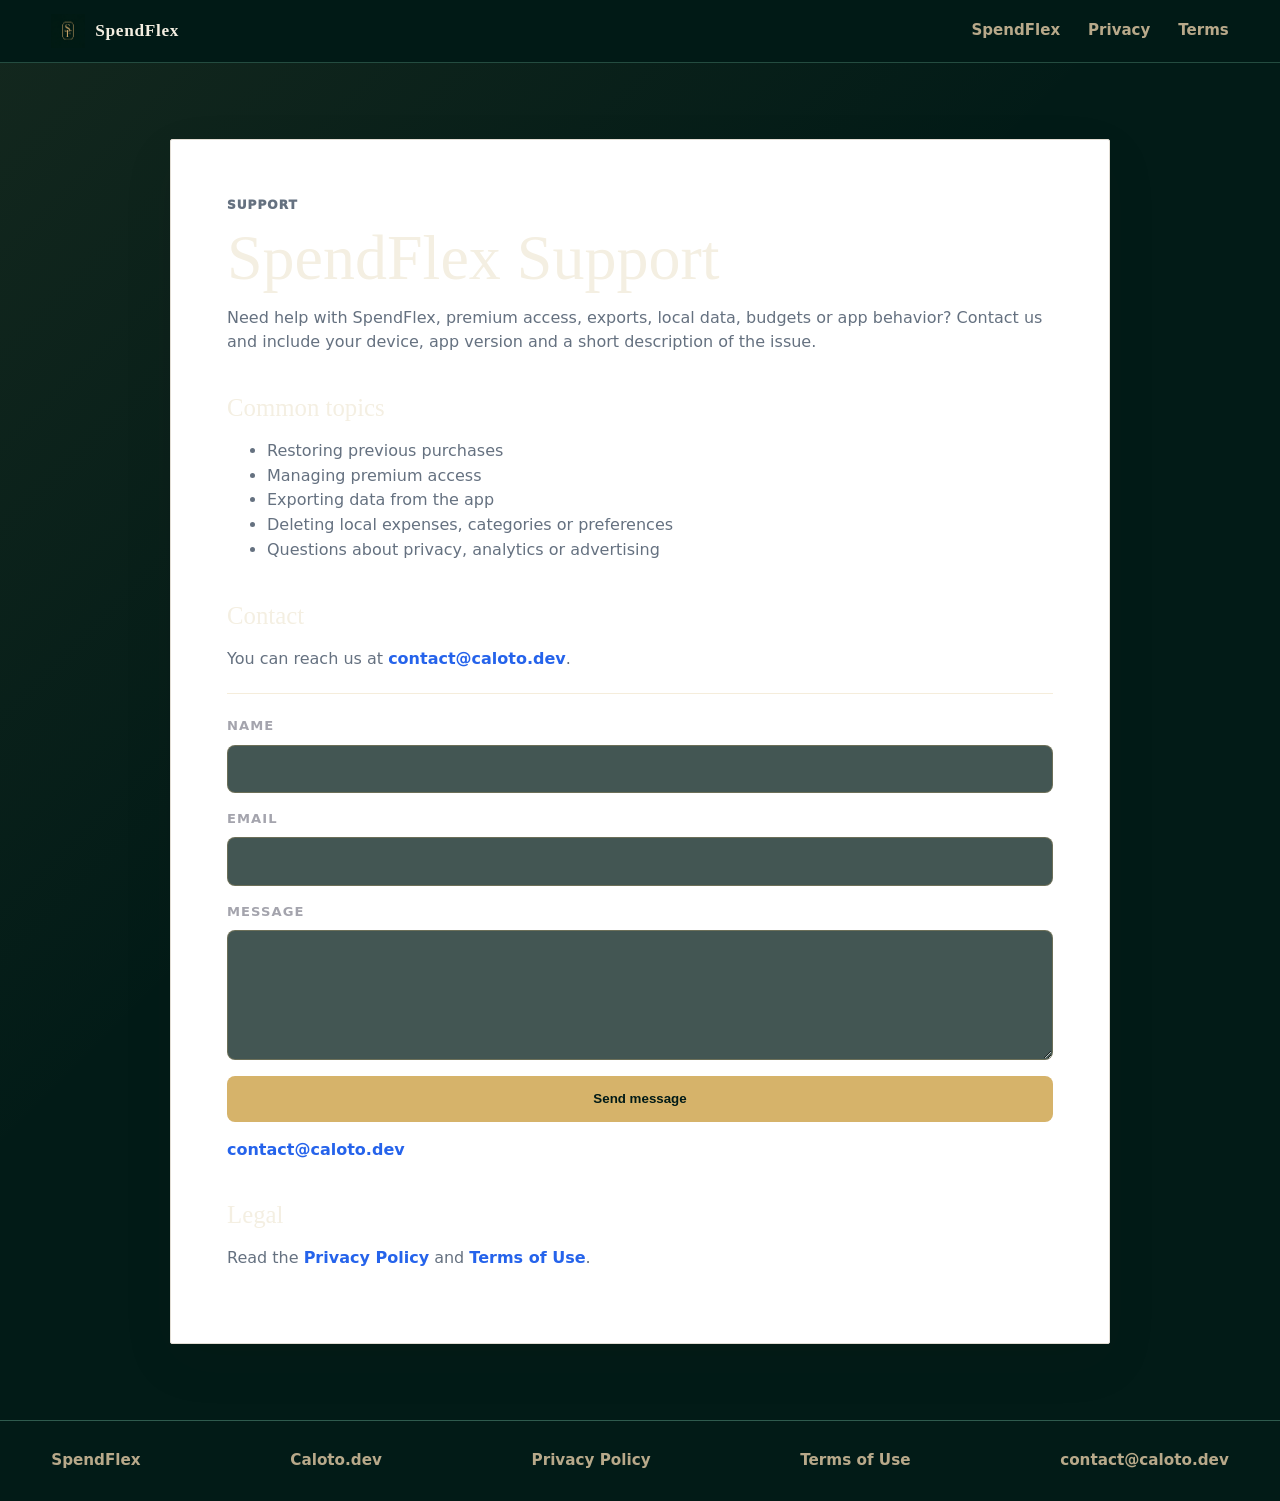
<file: spendflex/support/index.html>
<!doctype html>
<html lang="en">
  <head>
    <meta charset="UTF-8" />
    <meta name="viewport" content="width=device-width, initial-scale=1.0" />
    <meta
      name="description"
      content="Support page for SpendFlex, including contact information, common help topics, privacy and terms links."
    />
    <title>Support | SpendFlex</title>
    <link rel="canonical" href="https://caloto.dev/spendflex/support/" />
    <meta name="robots" content="index, follow, max-image-preview:large" />
    <meta name="theme-color" content="#021B17" />
    <meta property="og:type" content="website" />
    <meta property="og:site_name" content="SpendFlex" />
    <meta property="og:title" content="Support | SpendFlex" />
    <meta property="og:description" content="Support page for SpendFlex, including contact information, common help topics, privacy and terms links." />
    <meta property="og:url" content="https://caloto.dev/spendflex/support/" />
    <meta property="og:image" content="https://caloto.dev/assets/spendflex/promo/promotional1.jpg" />
    <meta name="twitter:card" content="summary" />
    <meta name="twitter:title" content="Support | SpendFlex" />
    <meta name="twitter:description" content="Support page for SpendFlex, including contact information, common help topics, privacy and terms links." />
    <link rel="icon" href="/assets/spendflex/icon-192.png" />
    <link rel="apple-touch-icon" href="/assets/spendflex/icon-192.png" />
    <link rel="stylesheet" href="/styles.css" />
    <script type="application/ld+json">
      {
        "@context": "https://schema.org",
        "@type": "BreadcrumbList",
        "itemListElement": [
          { "@type": "ListItem", "position": 1, "name": "Home", "item": "https://caloto.dev/" },
          { "@type": "ListItem", "position": 2, "name": "SpendFlex", "item": "https://caloto.dev/spendflex/" },
          { "@type": "ListItem", "position": 3, "name": "Support", "item": "https://caloto.dev/spendflex/support/" }
        ]
      }
    </script>
  </head>
  <body class="theme-spendflex">
    <header class="site-header site-header--spendflex">
      <a class="brand brand--spendflex" href="/spendflex/" aria-label="SpendFlex home">
        <img src="/assets/spendflex/iconlogo.png" alt="" />
        <span>SpendFlex</span>
      </a>
      <nav class="nav nav--spendflex" aria-label="Primary navigation">
        <a href="/spendflex/">SpendFlex</a>
        <a href="/spendflex/privacy/">Privacy</a>
        <a href="/spendflex/terms/">Terms</a>
      </nav>
    </header>

    <main class="legal-page legal-page--spendflex">
      <article class="legal-document legal-document--spendflex">
        <p class="eyebrow eyebrow--gold">Support</p>
        <h1>SpendFlex Support</h1>
        <p>
          Need help with SpendFlex, premium access, exports, local data,
          budgets or app behavior? Contact us and include your device, app
          version and a short description of the issue.
        </p>

        <h2>Common topics</h2>
        <ul>
          <li>Restoring previous purchases</li>
          <li>Managing premium access</li>
          <li>Exporting data from the app</li>
          <li>Deleting local expenses, categories or preferences</li>
          <li>Questions about privacy, analytics or advertising</li>
        </ul>

        <h2>Contact</h2>
        <p>
          You can reach us at
          <a href="mailto:contact@caloto.dev">contact@caloto.dev</a>.
        </p>

        <form
          class="contact-form contact-form--spendflex"
          id="spendflex-support-form"
          action="/spendflex/support/"
          method="get"
        >
          <label>
            Name
            <input name="name" autocomplete="name" />
          </label>
          <label>
            Email
            <input name="email" type="email" autocomplete="email" />
          </label>
          <label>
            Message
            <textarea name="message" rows="5"></textarea>
          </label>
          <button class="button button--gold" type="submit">Send message</button>
          <a class="contact-form__mail contact-form__mail--spendflex" href="mailto:contact@caloto.dev">
            contact@caloto.dev
          </a>
        </form>

        <h2>Legal</h2>
        <p>
          Read the <a href="/spendflex/privacy/">Privacy Policy</a> and
          <a href="/spendflex/terms/">Terms of Use</a>.
        </p>
      </article>
    </main>

    <footer class="footer footer--spendflex">
      <span>SpendFlex</span>
      <a href="/">Caloto.dev</a>
      <a href="/spendflex/privacy/">Privacy Policy</a>
      <a href="/spendflex/terms/">Terms of Use</a>
      <a href="mailto:contact@caloto.dev">contact@caloto.dev</a>
    </footer>
    <script>
      const form = document.getElementById("spendflex-support-form");
      form?.addEventListener("submit", (event) => {
        event.preventDefault();
        const data = new FormData(form);
        const name = String(data.get("name") || "").trim();
        const email = String(data.get("email") || "").trim();
        const message = String(data.get("message") || "").trim();
        const body = [
          name ? `Name: ${name}` : "",
          email ? `Email: ${email}` : "",
          "",
          message,
        ].join("\n");
        window.location.href =
          "mailto:contact@caloto.dev?subject=SpendFlex%20Support&body=" +
          encodeURIComponent(body);
      });
    </script>
  </body>
</html>
</file>
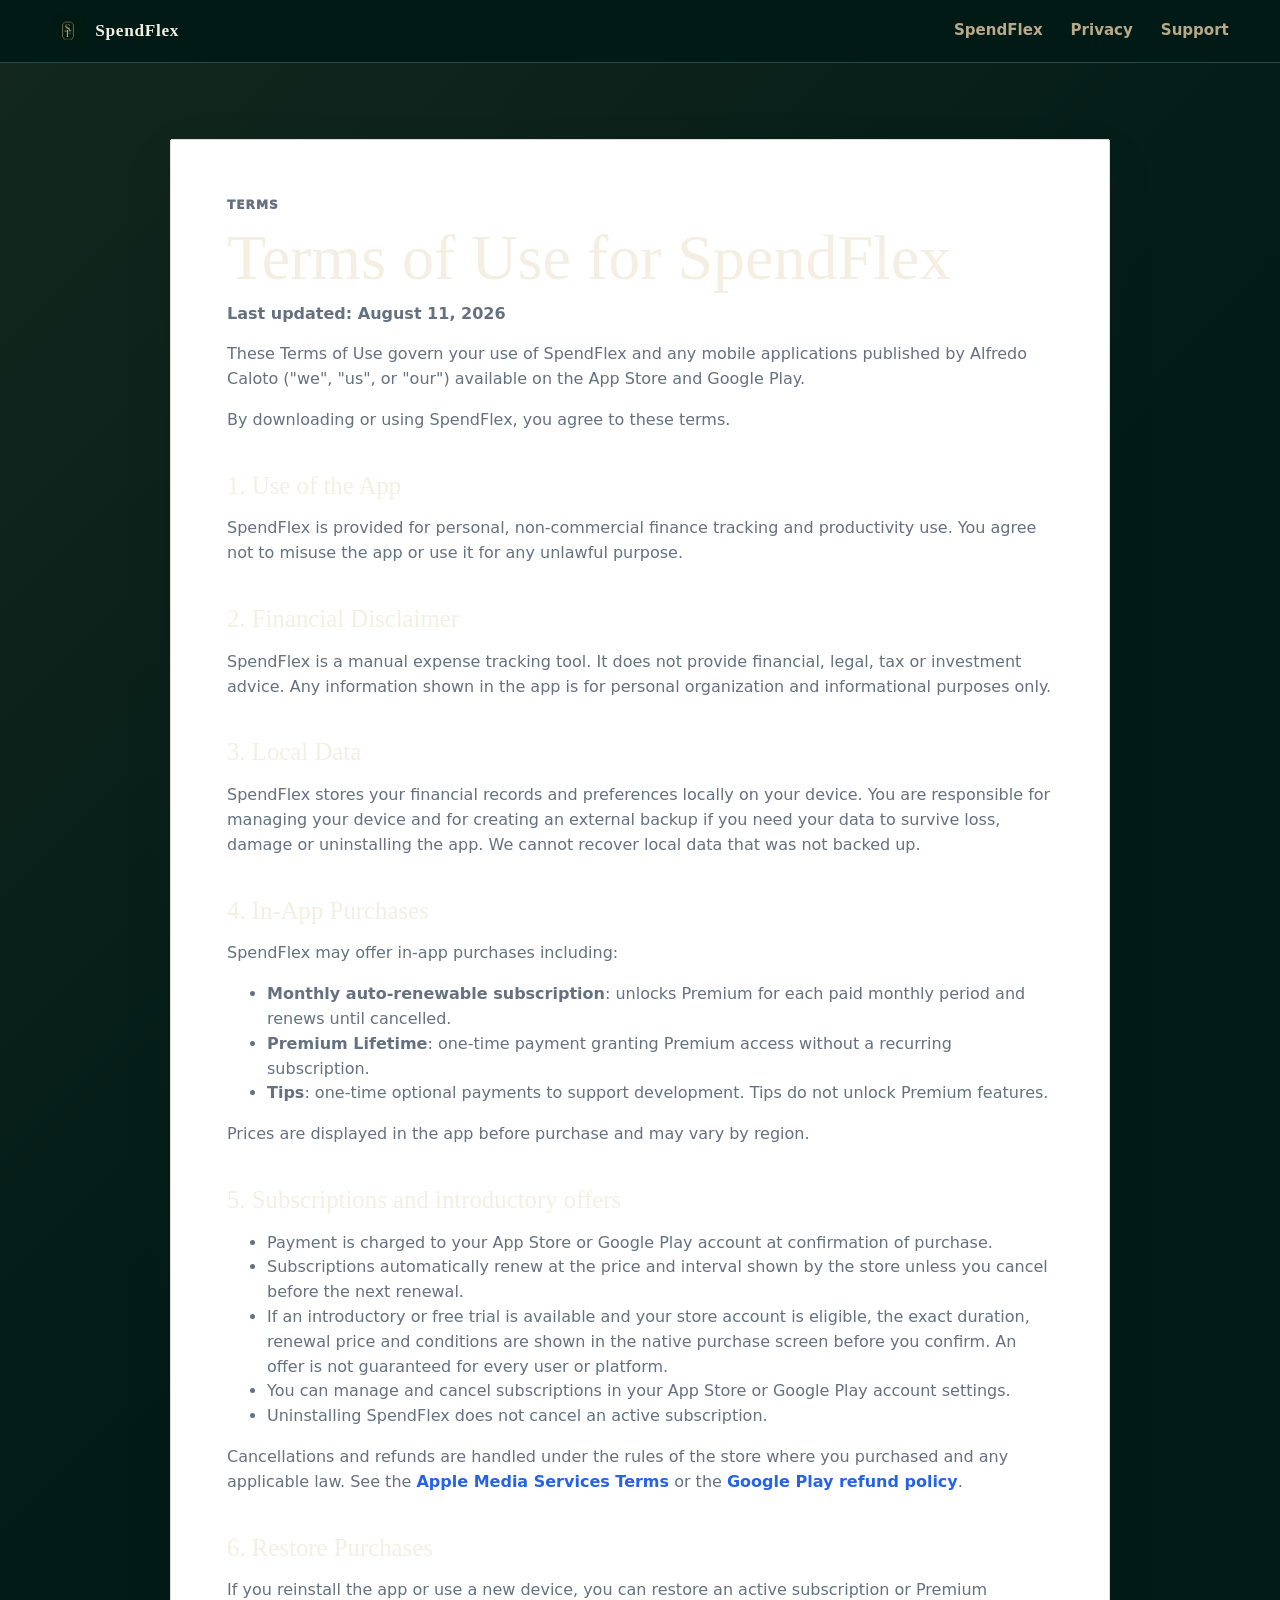
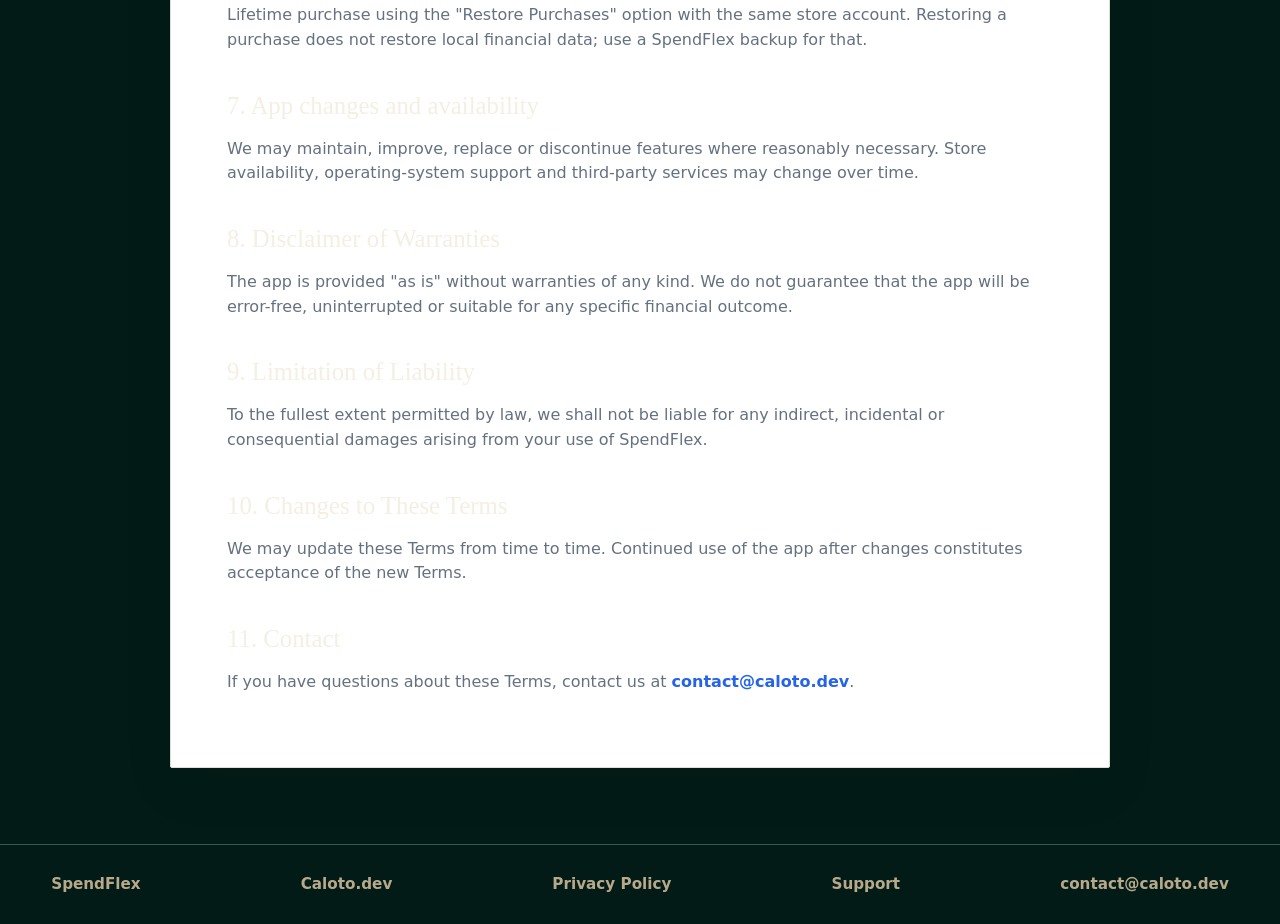
<file: spendflex/terms/index.html>
<!doctype html>
<html lang="en">
  <head>
    <meta charset="UTF-8" />
    <meta name="viewport" content="width=device-width, initial-scale=1.0" />
    <meta
      name="description"
      content="Terms of Use for SpendFlex, including subscriptions, purchases, local data, disclaimers and contact information."
    />
    <title>Terms of Use | SpendFlex</title>
    <link rel="canonical" href="https://caloto.dev/spendflex/terms/" />
    <meta name="robots" content="index, follow, max-image-preview:large" />
    <meta name="theme-color" content="#021B17" />
    <meta property="og:type" content="website" />
    <meta property="og:site_name" content="SpendFlex" />
    <meta property="og:title" content="Terms of Use | SpendFlex" />
    <meta property="og:description" content="Terms of Use for SpendFlex, including subscriptions, purchases, local data, disclaimers and contact information." />
    <meta property="og:url" content="https://caloto.dev/spendflex/terms/" />
    <meta property="og:image" content="https://caloto.dev/assets/spendflex/promo/promotional1.jpg" />
    <meta name="twitter:card" content="summary" />
    <meta name="twitter:title" content="Terms of Use | SpendFlex" />
    <meta name="twitter:description" content="Terms of Use for SpendFlex, including subscriptions, purchases, local data, disclaimers and contact information." />
    <link rel="icon" href="/assets/spendflex/icon-192.png" />
    <link rel="apple-touch-icon" href="/assets/spendflex/icon-192.png" />
    <link rel="stylesheet" href="/styles.css" />
    <script type="application/ld+json">
      {
        "@context": "https://schema.org",
        "@type": "BreadcrumbList",
        "itemListElement": [
          { "@type": "ListItem", "position": 1, "name": "Home", "item": "https://caloto.dev/" },
          { "@type": "ListItem", "position": 2, "name": "SpendFlex", "item": "https://caloto.dev/spendflex/" },
          { "@type": "ListItem", "position": 3, "name": "Terms of Use", "item": "https://caloto.dev/spendflex/terms/" }
        ]
      }
    </script>
  </head>
  <body class="theme-spendflex">
    <header class="site-header site-header--spendflex">
      <a class="brand brand--spendflex" href="/spendflex/" aria-label="SpendFlex home">
        <img src="/assets/spendflex/iconlogo.png" alt="" />
        <span>SpendFlex</span>
      </a>
      <nav class="nav nav--spendflex" aria-label="Primary navigation">
        <a href="/spendflex/">SpendFlex</a>
        <a href="/spendflex/privacy/">Privacy</a>
        <a href="/spendflex/support/">Support</a>
      </nav>
    </header>

    <main class="legal-page legal-page--spendflex">
      <article class="legal-document legal-document--spendflex">
        <p class="eyebrow eyebrow--gold">Terms</p>
        <h1>Terms of Use for SpendFlex</h1>
        <p class="updated">Last updated: August 11, 2026</p>

        <p>
          These Terms of Use govern your use of SpendFlex and any mobile
          applications published by Alfredo Caloto ("we", "us", or "our")
          available on the App Store and Google Play.
        </p>
        <p>By downloading or using SpendFlex, you agree to these terms.</p>

        <h2>1. Use of the App</h2>
        <p>
          SpendFlex is provided for personal, non-commercial finance tracking
          and productivity use. You agree not to misuse the app or use it for
          any unlawful purpose.
        </p>

        <h2>2. Financial Disclaimer</h2>
        <p>
          SpendFlex is a manual expense tracking tool. It does not provide
          financial, legal, tax or investment advice. Any information shown in
          the app is for personal organization and informational purposes only.
        </p>

        <h2>3. Local Data</h2>
        <p>
          SpendFlex stores your financial records and preferences locally on
          your device. You are responsible for managing your device and for
          creating an external backup if you need your data to survive loss,
          damage or uninstalling the app. We cannot recover local data that was
          not backed up.
        </p>

        <h2>4. In-App Purchases</h2>
        <p>SpendFlex may offer in-app purchases including:</p>
        <ul>
          <li>
            <strong>Monthly auto-renewable subscription</strong>: unlocks
            Premium for each paid monthly period and renews until cancelled.
          </li>
          <li>
            <strong>Premium Lifetime</strong>: one-time payment granting
            Premium access without a recurring subscription.
          </li>
          <li>
            <strong>Tips</strong>: one-time optional payments to support
            development. Tips do not unlock Premium features.
          </li>
        </ul>
        <p>Prices are displayed in the app before purchase and may vary by region.</p>

        <h2>5. Subscriptions and introductory offers</h2>
        <ul>
          <li>
            Payment is charged to your App Store or Google Play account at
            confirmation of purchase.
          </li>
          <li>
            Subscriptions automatically renew at the price and interval shown by
            the store unless you cancel before the next renewal.
          </li>
          <li>
            If an introductory or free trial is available and your store account
            is eligible, the exact duration, renewal price and conditions are
            shown in the native purchase screen before you confirm. An offer is
            not guaranteed for every user or platform.
          </li>
          <li>
            You can manage and cancel subscriptions in your App Store or Google
            Play account settings.
          </li>
          <li>Uninstalling SpendFlex does not cancel an active subscription.</li>
        </ul>
        <p>
          Cancellations and refunds are handled under the rules of the store
          where you purchased and any applicable law. See the
          <a href="https://www.apple.com/legal/internet-services/itunes/">Apple Media Services Terms</a>
          or the
          <a href="https://support.google.com/googleplay/answer/15574908">Google Play refund policy</a>.
        </p>

        <h2>6. Restore Purchases</h2>
        <p>
          If you reinstall the app or use a new device, you can restore an active
          subscription or Premium Lifetime purchase using the "Restore Purchases"
          option with the same store account. Restoring a purchase does not
          restore local financial data; use a SpendFlex backup for that.
        </p>

        <h2>7. App changes and availability</h2>
        <p>
          We may maintain, improve, replace or discontinue features where
          reasonably necessary. Store availability, operating-system support and
          third-party services may change over time.
        </p>

        <h2>8. Disclaimer of Warranties</h2>
        <p>
          The app is provided "as is" without warranties of any kind. We do not
          guarantee that the app will be error-free, uninterrupted or suitable
          for any specific financial outcome.
        </p>

        <h2>9. Limitation of Liability</h2>
        <p>
          To the fullest extent permitted by law, we shall not be liable for any
          indirect, incidental or consequential damages arising from your use of
          SpendFlex.
        </p>

        <h2>10. Changes to These Terms</h2>
        <p>
          We may update these Terms from time to time. Continued use of the app
          after changes constitutes acceptance of the new Terms.
        </p>

        <h2>11. Contact</h2>
        <p>
          If you have questions about these Terms, contact us at
          <a href="mailto:contact@caloto.dev">contact@caloto.dev</a>.
        </p>
      </article>
    </main>

    <footer class="footer footer--spendflex">
      <span>SpendFlex</span>
      <a href="/">Caloto.dev</a>
      <a href="/spendflex/privacy/">Privacy Policy</a>
      <a href="/spendflex/support/">Support</a>
      <a href="mailto:contact@caloto.dev">contact@caloto.dev</a>
    </footer>
  </body>
</html>
</file>
<file: home.css>
/* ==========================================================================
   caloto.dev — self-contained home stylesheet (does not use /styles.css)
   Coal & gold editorial: the house brand above SpendFlex (green/gold) and
   PartyKit (night/violet). Playfair Display shared with SpendFlex.
   ========================================================================== */

@font-face {
  font-family: "Playfair Display";
  src: url("/assets/spendflex/fonts/playfair.woff2") format("woff2");
  font-weight: 400 700;
  font-style: normal;
  font-display: swap;
}
@font-face {
  font-family: "Playfair Display";
  src: url("/assets/spendflex/fonts/playfair-italic.woff2") format("woff2");
  font-weight: 400 700;
  font-style: italic;
  font-display: swap;
}

:root {
  --coal: #0b0b0d;
  --coal-2: #141417;
  --coal-3: #1d1d23;
  --gold: #d6b36a;
  --gold-strong: #e6c988;
  --ivory: #f2ede2;
  --paper: #efe9dc;
  --smoke: #a7a49c;
  --line: rgba(214, 179, 106, 0.26);
  --line-soft: rgba(214, 179, 106, 0.14);
  --serif: "Playfair Display", Georgia, "Times New Roman", serif;
  --sans: -apple-system, BlinkMacSystemFont, "SF Pro Text", "Segoe UI", Roboto,
    "Helvetica Neue", Arial, sans-serif;
  --pad: clamp(1.25rem, 4vw, 2.5rem);
  --measure: 34em;
}

* {
  margin: 0;
  padding: 0;
  box-sizing: border-box;
}

html {
  scroll-behavior: smooth;
}
@media (prefers-reduced-motion: reduce) {
  html {
    scroll-behavior: auto;
  }
}

body {
  background: var(--coal);
  color: #dcd9d1;
  font-family: var(--sans);
  font-size: 1.0625rem;
  line-height: 1.65;
  -webkit-font-smoothing: antialiased;
  text-rendering: optimizeLegibility;
  overflow-x: clip;
}

.hero__grid > *,
.expertise__grid > *,
.product > *,
.products {
  min-width: 0;
}

img {
  display: block;
  max-width: 100%;
  height: auto;
}

a {
  color: inherit;
  text-decoration: none;
}

::selection {
  background: var(--gold);
  color: var(--coal);
}

:focus-visible {
  outline: 2px solid var(--gold);
  outline-offset: 3px;
  border-radius: 2px;
}

.skip-link {
  position: absolute;
  left: -9999px;
  top: 0;
  z-index: 100;
  padding: 0.75rem 1.25rem;
  background: var(--gold);
  color: var(--coal);
  font-weight: 600;
}
.skip-link:focus {
  left: 1rem;
  top: 1rem;
}

/* --------------------------------------------------------------------------
   Shared vocabulary
   -------------------------------------------------------------------------- */

.shell {
  width: min(72rem, calc(100vw - 2.5rem));
  margin-inline: auto;
}

.kicker {
  display: inline-flex;
  align-items: center;
  gap: 0.9rem;
  font-size: 0.6875rem;
  font-weight: 600;
  letter-spacing: 0.32em;
  text-transform: uppercase;
  color: var(--gold);
}
.kicker::before {
  content: "";
  width: 2.25rem;
  height: 1px;
  background: var(--gold);
  opacity: 0.7;
}

h1,
h2,
h3 {
  font-family: var(--serif);
  font-weight: 600;
  color: #f4f1ea;
  line-height: 1.12;
  letter-spacing: 0.005em;
  text-wrap: balance;
}

h1 em,
h2 em {
  font-style: italic;
  font-weight: 500;
  color: var(--gold);
}

section {
  scroll-margin-top: 6rem;
}

.reveal {
  opacity: 1;
  transform: none;
}
html.js .reveal {
  opacity: 0;
  transform: translateY(20px);
  transition:
    opacity 0.8s ease,
    transform 0.8s cubic-bezier(0.2, 0.65, 0.25, 1);
}
html.js .reveal.in {
  opacity: 1;
  transform: none;
}
html.js .reveal[data-d="1"] {
  transition-delay: 0.1s;
}
html.js .reveal[data-d="2"] {
  transition-delay: 0.2s;
}
@media (prefers-reduced-motion: reduce) {
  html.js .reveal {
    opacity: 1;
    transform: none;
    transition: none;
  }
}

/* --------------------------------------------------------------------------
   Header
   -------------------------------------------------------------------------- */

.site-head {
  position: sticky;
  top: 0;
  z-index: 50;
  background: rgba(11, 11, 13, 0.84);
  -webkit-backdrop-filter: blur(14px);
  backdrop-filter: blur(14px);
  border-bottom: 1px solid var(--line-soft);
}

.site-head__row {
  display: flex;
  align-items: center;
  justify-content: space-between;
  gap: 1.5rem;
  padding-block: 0.7rem;
}

.brand img {
  width: 3rem;
  height: 3rem;
  border-radius: 0.7rem;
}

.site-nav {
  display: none;
  align-items: center;
  gap: 2rem;
}
.site-nav a {
  font-size: 0.75rem;
  font-weight: 600;
  letter-spacing: 0.22em;
  text-transform: uppercase;
  color: var(--smoke);
  padding-block: 0.4rem;
  border-bottom: 1px solid transparent;
  transition:
    color 0.25s ease,
    border-color 0.25s ease;
}
.site-nav a:hover {
  color: var(--gold);
  border-bottom-color: var(--gold);
}

.head-cta {
  display: inline-flex;
  align-items: center;
  font-size: 0.75rem;
  font-weight: 600;
  letter-spacing: 0.2em;
  text-transform: uppercase;
  color: #f4f1ea;
  border: 1px solid var(--line);
  border-radius: 999px;
  padding: 0.6rem 1.3rem;
  transition:
    border-color 0.25s ease,
    background 0.25s ease,
    color 0.25s ease;
}
.head-cta:hover {
  border-color: var(--gold);
  background: rgba(214, 179, 106, 0.1);
  color: var(--gold-strong);
}

@media (min-width: 56rem) {
  .site-nav {
    display: inline-flex;
  }
}
@media (max-width: 32.5rem) {
  .site-head__row {
    gap: 0.9rem;
  }
  .brand img {
    width: 2.5rem;
    height: 2.5rem;
  }
  .head-cta {
    padding: 0.5rem 0.95rem;
    font-size: 0.6875rem;
    letter-spacing: 0.12em;
  }
}

/* --------------------------------------------------------------------------
   Hero
   -------------------------------------------------------------------------- */

.hero {
  position: relative;
  overflow: hidden;
  padding-block: clamp(3.5rem, 8vw, 7rem) clamp(3rem, 7vw, 6rem);
  background:
    radial-gradient(
      110% 85% at 85% -10%,
      rgba(29, 29, 35, 0.9) 0%,
      rgba(11, 11, 13, 0) 60%
    ),
    var(--coal);
}

.hero__dots {
  position: absolute;
  top: clamp(1.5rem, 4vw, 3.5rem);
  left: clamp(1rem, 3vw, 3rem);
  width: 8.5rem;
  height: 5.5rem;
  pointer-events: none;
  background-image: radial-gradient(
    rgba(214, 179, 106, 0.35) 1px,
    transparent 1.5px
  );
  background-size: 0.875rem 0.875rem;
  -webkit-mask-image: linear-gradient(135deg, #000 30%, transparent 90%);
  mask-image: linear-gradient(135deg, #000 30%, transparent 90%);
}

.hero__grid {
  position: relative;
  display: grid;
  gap: clamp(3rem, 6vw, 5rem);
  align-items: center;
}

.hero__copy .kicker {
  margin-bottom: 1.5rem;
}

.hero h1 {
  font-size: clamp(2.5rem, 5.8vw, 4.1rem);
  margin-bottom: 1.4rem;
}

.hero__lead {
  max-width: var(--measure);
  font-size: clamp(1.0625rem, 1.6vw, 1.1875rem);
  margin-bottom: 2.25rem;
}

.actions {
  display: flex;
  flex-wrap: wrap;
  gap: 0.9rem;
}

.button {
  display: inline-flex;
  align-items: center;
  justify-content: center;
  padding: 0.8rem 1.6rem;
  border-radius: 999px;
  font-size: 0.75rem;
  font-weight: 600;
  letter-spacing: 0.2em;
  text-transform: uppercase;
  border: 1px solid var(--line);
  color: #f4f1ea;
  transition:
    border-color 0.25s ease,
    background 0.25s ease,
    color 0.25s ease,
    transform 0.25s ease;
}
.button:hover {
  border-color: var(--gold);
  background: rgba(214, 179, 106, 0.1);
  transform: translateY(-2px);
}
.button--gold {
  background: var(--gold);
  border-color: var(--gold);
  color: var(--coal);
}
.button--gold:hover {
  background: var(--gold-strong);
  border-color: var(--gold-strong);
  color: var(--coal);
}

.trust {
  display: flex;
  flex-wrap: wrap;
  align-items: center;
  gap: 0.55rem 1.1rem;
  margin-top: 1.75rem;
  font-size: 0.7rem;
  font-weight: 600;
  letter-spacing: 0.24em;
  text-transform: uppercase;
  color: var(--smoke);
}
.trust span:not(:last-child)::after {
  content: "◆";
  content: "◆" / "";
  margin-left: 1.1rem;
  font-size: 0.45rem;
  color: var(--gold);
  vertical-align: 0.15em;
}

/* Signature panel */
.panel {
  position: relative;
  max-width: 24rem;
  margin-inline: auto;
  background: var(--coal-2);
  border: 1px solid var(--line-soft);
  border-radius: 1.6rem;
  padding: clamp(1.75rem, 4vw, 2.5rem);
}
.panel::before {
  content: "";
  position: absolute;
  inset: 0.55rem;
  border: 1px solid var(--line-soft);
  border-radius: 1.15rem;
  pointer-events: none;
}
.panel img {
  width: min(15rem, 70%);
  margin: 0 auto 1.75rem;
  mix-blend-mode: screen; /* baked black background vanishes on the dark panel */
}
.panel__metric {
  text-align: center;
  padding-block: 1.25rem;
  border-block: 1px solid var(--line-soft);
}
.panel__metric span {
  display: block;
  font-size: 0.6875rem;
  font-weight: 600;
  letter-spacing: 0.28em;
  text-transform: uppercase;
  color: var(--smoke);
  margin-bottom: 0.35rem;
}
.panel__metric strong {
  font-family: var(--serif);
  font-size: 1.35rem;
  font-weight: 600;
  color: #f4f1ea;
}
.panel__list {
  display: grid;
  gap: 0.7rem;
  padding-top: 1.4rem;
}
.panel__list span {
  display: grid;
  grid-template-columns: auto 1fr;
  gap: 0.8rem;
  align-items: baseline;
  font-size: 0.9rem;
  color: #cfccc4;
}
.panel__list span::before {
  content: "◆";
  content: "◆" / "";
  font-size: 0.5rem;
  color: var(--gold);
  transform: translateY(-0.15em);
}

@media (min-width: 62rem) {
  .hero__grid {
    grid-template-columns: minmax(0, 7fr) minmax(0, 5fr);
  }
}

/* --------------------------------------------------------------------------
   Credentials strip
   -------------------------------------------------------------------------- */

.creds {
  border-block: 1px solid var(--line-soft);
  background: var(--coal-2);
}
.creds__grid {
  display: grid;
}
.creds__item {
  padding: clamp(1.6rem, 3vw, 2.4rem) clamp(1rem, 2.5vw, 2rem);
  text-align: center;
}
.creds__item span {
  display: block;
  font-size: 0.6875rem;
  font-weight: 600;
  letter-spacing: 0.28em;
  text-transform: uppercase;
  color: var(--smoke);
  margin-bottom: 0.5rem;
}
.creds__item strong {
  font-family: var(--serif);
  font-weight: 600;
  font-size: clamp(1.05rem, 1.8vw, 1.3rem);
  color: #f4f1ea;
}
.creds__item + .creds__item {
  border-top: 1px solid var(--line-soft);
}
@media (min-width: 56rem) {
  .creds__grid {
    grid-template-columns: repeat(3, 1fr);
  }
  .creds__item + .creds__item {
    border-top: 0;
    border-left: 1px solid var(--line-soft);
  }
}

/* --------------------------------------------------------------------------
   Expertise (editorial numbered list)
   -------------------------------------------------------------------------- */

.expertise {
  padding-block: clamp(4rem, 9vw, 7.5rem);
}

.expertise__grid {
  display: grid;
  gap: clamp(2.5rem, 5vw, 4.5rem);
}

.expertise__intro .kicker {
  margin-bottom: 1.4rem;
}
.expertise__intro h2 {
  font-size: clamp(2rem, 4.4vw, 3.1rem);
  margin-bottom: 1.25rem;
}
.expertise__intro p {
  max-width: var(--measure);
  color: var(--smoke);
}

.expertise-item {
  display: grid;
  grid-template-columns: auto 1fr;
  gap: 1.4rem clamp(1.25rem, 3vw, 2.25rem);
  padding-block: clamp(1.6rem, 3vw, 2.25rem);
  border-top: 1px solid var(--line-soft);
}
.expertise-item:last-child {
  border-bottom: 1px solid var(--line-soft);
}
.expertise-item__num {
  font-family: var(--serif);
  font-style: italic;
  font-weight: 500;
  font-size: clamp(1.5rem, 2.6vw, 2rem);
  color: var(--gold);
  line-height: 1;
  padding-top: 0.3rem;
  min-width: 2.6ch;
}
.expertise-item h3 {
  font-size: clamp(1.3rem, 2.4vw, 1.65rem);
  margin-bottom: 0.6rem;
}
.expertise-item p {
  max-width: 36em;
  color: #cfccc4;
}

@media (min-width: 62rem) {
  .expertise__grid {
    grid-template-columns: minmax(0, 5fr) minmax(0, 7fr);
    align-items: start;
  }
  .expertise__intro {
    position: sticky;
    top: 7rem;
  }
  .expertise-item:first-child {
    padding-top: 0.5rem;
    border-top: 0;
  }
}

/* --------------------------------------------------------------------------
   Ivory manifesto (delivery + operating style)
   -------------------------------------------------------------------------- */

.manifesto {
  background: var(--ivory);
  color: #26241f;
  padding-block: clamp(4rem, 9vw, 7.5rem);
}
.manifesto .kicker {
  color: #6b5a33;
}
.manifesto h2 {
  color: #17150f;
  font-size: clamp(2rem, 4.4vw, 3.1rem);
  margin: 1.4rem 0 1.5rem;
}
.manifesto h2 em {
  color: #8a6d35;
}
.manifesto__grid {
  display: grid;
  gap: clamp(2.5rem, 5vw, 4.5rem);
}
.manifesto__copy p {
  max-width: 36em;
  color: #3d3a31;
}
.manifesto__copy p + p {
  margin-top: 1.25rem;
}
.principles {
  display: grid;
  gap: 1.4rem;
  list-style: none;
}
.principles li {
  display: grid;
  grid-template-columns: auto 1fr;
  gap: 1rem;
  align-items: baseline;
}
.principles li::before {
  content: "◆";
  content: "◆" / "";
  font-size: 0.55rem;
  color: #b08d45;
  transform: translateY(-0.15em);
}
.principles strong {
  display: block;
  font-family: var(--serif);
  font-size: 1.15rem;
  font-weight: 600;
  color: #17150f;
  margin-bottom: 0.2rem;
}
.principles span {
  color: #3d3a31;
  font-size: 0.975rem;
}

@media (min-width: 62rem) {
  .manifesto__grid {
    grid-template-columns: minmax(0, 6fr) minmax(0, 6fr);
    align-items: start;
  }
}

/* --------------------------------------------------------------------------
   Products
   -------------------------------------------------------------------------- */

.products-section {
  padding-block: clamp(4rem, 9vw, 7.5rem);
}
.products-section__head {
  max-width: 46rem;
  margin-bottom: clamp(2.25rem, 5vw, 3.5rem);
}
.products-section__head h2 {
  font-size: clamp(2rem, 4.4vw, 3.1rem);
  margin-top: 1.4rem;
}
.products-section__head p {
  margin-top: 1.25rem;
  max-width: var(--measure);
  color: var(--smoke);
}

.products {
  display: grid;
  gap: clamp(1.75rem, 4vw, 2.75rem);
}

.product {
  display: grid;
  gap: clamp(2rem, 4vw, 3rem);
  border-radius: 1.8rem;
  padding: clamp(1.75rem, 4.5vw, 3.25rem);
  overflow: hidden;
  position: relative;
  align-items: center;
}

/* SpendFlex world */
.product--spendflex {
  background:
    radial-gradient(
      110% 130% at 90% -20%,
      rgba(11, 58, 48, 0.9) 0%,
      rgba(2, 27, 23, 0) 60%
    ),
    #021b17;
  border: 1px solid rgba(214, 179, 106, 0.28);
}
.product--spendflex .product__name {
  font-family: var(--serif);
  font-weight: 600;
  font-size: 1.5rem;
  letter-spacing: 0.14em;
  text-transform: uppercase;
  color: #f4efe2;
}
.product--spendflex .product__name b {
  color: #d6b36a;
  font-weight: 600;
}
.product--spendflex .product__tag {
  color: #b8a98a;
}
.product--spendflex h3 {
  color: #f4efe2;
}
.product--spendflex h3 em {
  color: #d6b36a;
}
.product--spendflex .product__body {
  color: #e8ddc8;
}

/* PartyKit world */
.product--partykit {
  background:
    radial-gradient(
      110% 130% at 88% -20%,
      rgba(124, 58, 237, 0.4) 0%,
      rgba(15, 13, 23, 0) 60%
    ),
    #0f0d17;
  border: 1px solid rgba(167, 139, 250, 0.3);
}
.product--partykit .product__name {
  font-weight: 800;
  font-size: 1.5rem;
  letter-spacing: -0.02em;
  color: #fff;
}
.product--partykit .product__name b {
  background: linear-gradient(92deg, #c4b5fd, #8b5cf6);
  -webkit-background-clip: text;
  background-clip: text;
  color: transparent;
  font-weight: 800;
}
.product--partykit .product__tag {
  color: #9ca3af;
}
.product--partykit h3 {
  font-family: var(--sans);
  font-weight: 800;
  letter-spacing: -0.02em;
  color: #fff;
}
.product--partykit h3 em {
  font-style: normal;
  background: linear-gradient(92deg, #c4b5fd, #8b5cf6);
  -webkit-background-clip: text;
  background-clip: text;
  color: transparent;
}
.product--partykit .product__body {
  color: #d3d2dd;
}

.product__tag {
  display: block;
  margin-top: 0.3rem;
  font-size: 0.6875rem;
  font-weight: 600;
  letter-spacing: 0.26em;
  text-transform: uppercase;
}
.product h3 {
  font-size: clamp(1.6rem, 3.2vw, 2.2rem);
  margin: 1.4rem 0 0.9rem;
}
.product__body {
  max-width: 32em;
  margin-bottom: 1.75rem;
}

.product__actions {
  display: flex;
  flex-wrap: wrap;
  gap: 0.8rem;
}
.product__cta {
  display: inline-flex;
  align-items: center;
  padding: 0.75rem 1.5rem;
  border-radius: 999px;
  font-size: 0.72rem;
  font-weight: 700;
  letter-spacing: 0.18em;
  text-transform: uppercase;
  transition:
    filter 0.25s ease,
    transform 0.25s ease;
}
.product__cta:hover {
  filter: brightness(1.1);
  transform: translateY(-2px);
}
.product--spendflex .product__cta {
  background: #d6b36a;
  color: #021b17;
}
.product--partykit .product__cta {
  background: linear-gradient(92deg, #7c3aed, #6d28d9);
  color: #fff;
  border: 1px solid rgba(196, 181, 253, 0.4);
}
.product__link {
  display: inline-flex;
  align-items: center;
  padding: 0.75rem 1.5rem;
  border-radius: 999px;
  font-size: 0.72rem;
  font-weight: 600;
  letter-spacing: 0.18em;
  text-transform: uppercase;
  border: 1px solid rgba(255, 255, 255, 0.22);
  color: inherit;
  transition:
    border-color 0.25s ease,
    background 0.25s ease;
}
.product__link:hover {
  border-color: rgba(255, 255, 255, 0.5);
  background: rgba(255, 255, 255, 0.06);
}

.product__shot {
  max-width: 15rem;
  margin-inline: auto;
  border-radius: 1.3rem;
  overflow: hidden;
  box-shadow: 0 36px 70px -35px rgba(0, 0, 0, 0.9);
}
.product--spendflex .product__shot {
  background: #060d0b;
  border: 1px solid rgba(214, 179, 106, 0.28);
  padding: 0.45rem;
}
.product--spendflex .product__shot img {
  border-radius: 0.95rem;
}
.product--partykit .product__shot {
  border: 1px solid rgba(167, 139, 250, 0.3);
}
.product--partykit .product__shot img {
  aspect-ratio: 640 / 1010;
  object-fit: cover;
  object-position: top center;
}

@media (min-width: 56rem) {
  .product {
    grid-template-columns: minmax(0, 7fr) minmax(0, 4fr);
  }
}

/* --------------------------------------------------------------------------
   Contact CTA
   -------------------------------------------------------------------------- */

.cta {
  position: relative;
  text-align: center;
  padding-block: clamp(4.5rem, 10vw, 8rem);
  border-top: 1px solid var(--line-soft);
  background:
    radial-gradient(
      70% 90% at 50% 115%,
      rgba(214, 179, 106, 0.13) 0%,
      rgba(11, 11, 13, 0) 60%
    ),
    var(--coal);
}
.cta h2 {
  font-size: clamp(2.1rem, 4.8vw, 3.3rem);
  margin-bottom: 1rem;
}
.cta p {
  max-width: 34em;
  margin: 0 auto 2.25rem;
  color: var(--smoke);
}
.cta .actions {
  justify-content: center;
}

/* --------------------------------------------------------------------------
   Footer
   -------------------------------------------------------------------------- */

.site-foot {
  border-top: 1px solid var(--line-soft);
  background: var(--coal);
  padding-block: 2.25rem;
}
.site-foot__row {
  display: flex;
  flex-wrap: wrap;
  align-items: center;
  justify-content: space-between;
  gap: 1.25rem 2rem;
}
.site-foot__brand {
  font-family: var(--serif);
  font-weight: 600;
  font-size: 1rem;
  letter-spacing: 0.16em;
  text-transform: uppercase;
  color: #f4f1ea;
}
.site-foot nav {
  display: flex;
  flex-wrap: wrap;
  gap: 0.75rem 1.75rem;
}
.site-foot a {
  font-size: 0.7rem;
  font-weight: 600;
  letter-spacing: 0.22em;
  text-transform: uppercase;
  color: var(--smoke);
  transition: color 0.25s ease;
}
.site-foot a:hover {
  color: var(--gold);
}
.site-foot__legal {
  width: 100%;
  font-size: 0.75rem;
  color: rgba(167, 164, 156, 0.85);
}
</file>
<file: partykit/landing.css>
/* ==========================================================================
   PartyKit landing — self-contained stylesheet (does not use /styles.css)
   Night-purple party brand: violet glow, amber sparks, bold sans, confetti.
   ========================================================================== */

:root {
  --night: #0f0d17;
  --night-2: #1c1a2e;
  --night-3: #251f3a;
  --violet: #a78bfa;
  --violet-deep: #7c3aed;
  --violet-soft: #c4b5fd;
  --amber: #fcd34d;
  --text: #f3f4f6;
  --muted: #9ca3af;
  --hairline: rgba(167, 139, 250, 0.3);
  --hairline-soft: rgba(167, 139, 250, 0.16);
  --sans: -apple-system, BlinkMacSystemFont, "SF Pro Text", "Segoe UI", Roboto,
    "Helvetica Neue", Arial, sans-serif;
  --pad: clamp(1.25rem, 4vw, 2.5rem);
  --measure: 34em;
}

* {
  margin: 0;
  padding: 0;
  box-sizing: border-box;
}

html {
  scroll-behavior: smooth;
}
@media (prefers-reduced-motion: reduce) {
  html {
    scroll-behavior: auto;
  }
}

body {
  background: var(--night);
  color: var(--text);
  font-family: var(--sans);
  font-size: 1.0625rem;
  line-height: 1.65;
  -webkit-font-smoothing: antialiased;
  text-rendering: optimizeLegibility;
  overflow-x: clip;
}

.hero__grid > *,
.features__grid > *,
.premium__grid > *,
.shots,
.shots img {
  min-width: 0;
}

img {
  display: block;
  max-width: 100%;
  height: auto;
}

a {
  color: inherit;
  text-decoration: none;
}

::selection {
  background: var(--violet-deep);
  color: #fff;
}

:focus-visible {
  outline: 2px solid var(--violet);
  outline-offset: 3px;
  border-radius: 2px;
}

.skip-link {
  position: absolute;
  left: -9999px;
  top: 0;
  z-index: 100;
  padding: 0.75rem 1.25rem;
  background: var(--violet);
  color: var(--night);
  font-weight: 700;
}
.skip-link:focus {
  left: 1rem;
  top: 1rem;
}

/* --------------------------------------------------------------------------
   Shared vocabulary
   -------------------------------------------------------------------------- */

.shell {
  width: min(72rem, calc(100vw - 2.5rem));
  margin-inline: auto;
}

.kicker {
  display: inline-flex;
  align-items: center;
  gap: 0.9rem;
  font-size: 0.6875rem;
  font-weight: 700;
  letter-spacing: 0.3em;
  text-transform: uppercase;
  color: var(--violet);
}
.kicker::before {
  content: "";
  width: 2.25rem;
  height: 2px;
  border-radius: 2px;
  background: linear-gradient(90deg, var(--violet), var(--violet-deep));
}

h1,
h2,
h3 {
  font-weight: 800;
  color: #fff;
  line-height: 1.08;
  letter-spacing: -0.02em;
  text-wrap: balance;
}

h1 em,
h2 em {
  font-style: normal;
  background: linear-gradient(92deg, var(--violet-soft) 0%, #8b5cf6 100%);
  -webkit-background-clip: text;
  background-clip: text;
  color: transparent;
}

section {
  scroll-margin-top: 6rem;
}

/* Scroll reveal (no-JS safe) */
.reveal {
  opacity: 1;
  transform: none;
}
html.js .reveal {
  opacity: 0;
  transform: translateY(20px);
  transition:
    opacity 0.8s ease,
    transform 0.8s cubic-bezier(0.2, 0.65, 0.25, 1);
}
html.js .reveal.in {
  opacity: 1;
  transform: none;
}
html.js .reveal[data-d="1"] {
  transition-delay: 0.1s;
}
html.js .reveal[data-d="2"] {
  transition-delay: 0.2s;
}
html.js .reveal[data-d="3"] {
  transition-delay: 0.3s;
}
@media (prefers-reduced-motion: reduce) {
  html.js .reveal {
    opacity: 1;
    transform: none;
    transition: none;
  }
}

/* --------------------------------------------------------------------------
   Header
   -------------------------------------------------------------------------- */

.site-head {
  position: sticky;
  top: 0;
  z-index: 50;
  background: rgba(15, 13, 23, 0.84);
  -webkit-backdrop-filter: blur(14px);
  backdrop-filter: blur(14px);
  border-bottom: 1px solid var(--hairline-soft);
}

.site-head__row {
  display: flex;
  align-items: center;
  justify-content: space-between;
  gap: 1.5rem;
  padding-block: 0.85rem;
}

.brand {
  display: inline-flex;
  align-items: center;
  gap: 0.8rem;
}
.brand img {
  width: 2.375rem;
  height: 2.375rem;
  border-radius: 0.625rem;
  border: 1px solid var(--hairline-soft);
}

.wordmark {
  font-weight: 800;
  font-size: 1.25rem;
  letter-spacing: -0.02em;
  color: #fff;
}
.wordmark b {
  font-weight: 800;
  background: linear-gradient(92deg, var(--violet-soft), #8b5cf6);
  -webkit-background-clip: text;
  background-clip: text;
  color: transparent;
}

.site-nav {
  display: none;
  align-items: center;
  gap: 2rem;
}
.site-nav a {
  font-size: 0.75rem;
  font-weight: 700;
  letter-spacing: 0.18em;
  text-transform: uppercase;
  color: var(--muted);
  padding-block: 0.4rem;
  border-bottom: 2px solid transparent;
  transition:
    color 0.25s ease,
    border-color 0.25s ease;
}
.site-nav a:hover {
  color: var(--violet);
  border-bottom-color: var(--violet);
}

.head-cta {
  display: inline-flex;
  align-items: center;
  font-size: 0.75rem;
  font-weight: 700;
  letter-spacing: 0.16em;
  text-transform: uppercase;
  color: #fff;
  background: linear-gradient(92deg, var(--violet-deep), #6d28d9);
  border: 1px solid rgba(196, 181, 253, 0.4);
  border-radius: 999px;
  padding: 0.6rem 1.3rem;
  transition:
    filter 0.25s ease,
    transform 0.25s ease;
}
.head-cta:hover {
  filter: brightness(1.15);
  transform: translateY(-1px);
}

@media (min-width: 56rem) {
  .site-nav {
    display: inline-flex;
  }
}

@media (max-width: 32.5rem) {
  .site-head__row {
    gap: 0.9rem;
  }
  .brand {
    gap: 0.6rem;
  }
  .brand img {
    width: 2.1rem;
    height: 2.1rem;
  }
  .wordmark {
    font-size: 1.05rem;
  }
  .head-cta {
    padding: 0.5rem 0.95rem;
    font-size: 0.6875rem;
    letter-spacing: 0.1em;
  }
}

/* --------------------------------------------------------------------------
   Hero
   -------------------------------------------------------------------------- */

.hero {
  position: relative;
  overflow: hidden;
  padding-block: clamp(3.5rem, 8vw, 7rem) clamp(3rem, 7vw, 6rem);
  background:
    radial-gradient(
      110% 80% at 80% -10%,
      rgba(124, 58, 237, 0.38) 0%,
      rgba(15, 13, 23, 0) 55%
    ),
    radial-gradient(
      90% 70% at 8% 105%,
      rgba(109, 40, 217, 0.32) 0%,
      rgba(15, 13, 23, 0) 55%
    ),
    var(--night);
}

/* Confetti dots motif */
.hero__confetti {
  position: absolute;
  top: clamp(1.5rem, 4vw, 3.5rem);
  left: clamp(1rem, 3vw, 3rem);
  width: 9rem;
  height: 6rem;
  pointer-events: none;
  background-image:
    radial-gradient(rgba(167, 139, 250, 0.7) 1.2px, transparent 1.8px),
    radial-gradient(rgba(252, 211, 77, 0.55) 1.2px, transparent 1.8px);
  background-size: 1.1rem 1.1rem, 1.7rem 1.7rem;
  background-position: 0 0, 0.55rem 0.55rem;
  -webkit-mask-image: linear-gradient(135deg, #000 25%, transparent 85%);
  mask-image: linear-gradient(135deg, #000 25%, transparent 85%);
}

.hero__grid {
  position: relative;
  display: grid;
  gap: clamp(3rem, 6vw, 5rem);
  align-items: center;
}

.hero__copy .kicker {
  margin-bottom: 1.5rem;
}

.hero h1 {
  font-size: clamp(2.7rem, 6.4vw, 4.6rem);
  margin-bottom: 1.4rem;
}

.hero__lead {
  max-width: var(--measure);
  font-size: clamp(1.0625rem, 1.6vw, 1.1875rem);
  color: #d3d2dd;
  margin-bottom: 2.25rem;
}

.trust {
  display: flex;
  flex-wrap: wrap;
  align-items: center;
  gap: 0.55rem 1.1rem;
  margin-top: 1.75rem;
  font-size: 0.7rem;
  font-weight: 700;
  letter-spacing: 0.22em;
  text-transform: uppercase;
  color: var(--muted);
}
.trust span:not(:last-child)::after {
  content: "◆";
  content: "◆" / "";
  margin-left: 1.1rem;
  font-size: 0.45rem;
  color: var(--amber);
  vertical-align: 0.15em;
}

/* Store badges */
.stores {
  display: flex;
  flex-wrap: wrap;
  gap: 0.9rem;
}

.badge {
  display: inline-flex;
  align-items: center;
  gap: 0.85rem;
  padding: 0.8rem 1.4rem;
  border: 1px solid var(--hairline);
  border-radius: 0.9rem;
  background: rgba(28, 26, 46, 0.6);
  transition:
    border-color 0.25s ease,
    background 0.25s ease,
    transform 0.25s ease;
}
.badge:hover {
  border-color: var(--violet);
  background: var(--night-3);
  transform: translateY(-2px);
}
.badge svg {
  width: 1.6rem;
  height: 1.6rem;
  color: #fff;
  flex: none;
}
.badge span {
  display: flex;
  flex-direction: column;
  line-height: 1.25;
}
.badge small {
  font-size: 0.625rem;
  font-weight: 700;
  letter-spacing: 0.16em;
  text-transform: uppercase;
  color: var(--muted);
}
.badge strong {
  font-size: 1.05rem;
  font-weight: 800;
  color: #fff;
  letter-spacing: -0.01em;
}

/* Hero shots collage — crops already contain phone + glow background */
.hero__visual {
  position: relative;
}

.shots {
  position: relative;
  display: grid;
  grid-template-columns: 1fr 1.28fr 1fr;
  align-items: center;
  gap: clamp(0.75rem, 2vw, 1.5rem);
}
.shot {
  border-radius: clamp(1.1rem, 2.2vw, 1.6rem);
  border: 1px solid var(--hairline-soft);
  overflow: hidden;
  box-shadow: 0 36px 70px -35px rgba(0, 0, 0, 0.95);
}
.shot img {
  width: 100%;
  aspect-ratio: 640 / 1010;
  object-fit: cover;
  object-position: top center;
}
.shots .shot--main {
  position: relative;
  z-index: 2;
  border-color: var(--hairline);
  box-shadow:
    0 0 50px -12px rgba(124, 58, 237, 0.45),
    0 45px 90px -35px rgba(0, 0, 0, 0.95);
}
.shots .shot--side {
  transform: translateY(clamp(0.75rem, 2vw, 1.5rem));
  opacity: 0.96;
}

@media (min-width: 62rem) {
  .hero__grid {
    grid-template-columns: minmax(0, 6.4fr) minmax(0, 5.6fr);
  }
}

/* --------------------------------------------------------------------------
   Stats strip
   -------------------------------------------------------------------------- */

.strip {
  border-block: 1px solid var(--hairline-soft);
  background: var(--night-2);
}
.strip__grid {
  display: grid;
  grid-template-columns: repeat(2, 1fr);
}
.strip__item {
  padding: clamp(1.75rem, 3.5vw, 2.75rem) clamp(1rem, 2.5vw, 2rem);
  text-align: center;
}
.strip__item strong {
  display: block;
  font-weight: 800;
  font-size: clamp(2.1rem, 4.5vw, 3rem);
  color: #fff;
  line-height: 1.1;
  letter-spacing: -0.02em;
}
.strip__item span {
  display: block;
  margin-top: 0.5rem;
  font-size: 0.6875rem;
  font-weight: 700;
  letter-spacing: 0.24em;
  text-transform: uppercase;
  color: var(--muted);
}
.strip__item:nth-child(2n) {
  border-left: 1px solid var(--hairline-soft);
}
@media (max-width: 55.99rem) {
  .strip__item:nth-child(n + 3) {
    border-top: 1px solid var(--hairline-soft);
  }
}
@media (min-width: 56rem) {
  .strip__grid {
    grid-template-columns: repeat(4, 1fr);
  }
  .strip__item + .strip__item {
    border-left: 1px solid var(--hairline-soft);
  }
}

/* --------------------------------------------------------------------------
   Games lineup
   -------------------------------------------------------------------------- */

.lineup {
  padding-block: clamp(4rem, 9vw, 7.5rem) 0;
}

.lineup__head {
  max-width: 46rem;
  margin-bottom: clamp(2.25rem, 5vw, 3.5rem);
}
.lineup__head h2 {
  font-size: clamp(2rem, 4.4vw, 3.1rem);
  margin-top: 1.4rem;
}
.lineup__head p {
  margin-top: 1.25rem;
  max-width: var(--measure);
  color: var(--muted);
}

.games {
  display: grid;
  gap: clamp(0.9rem, 2vw, 1.25rem);
  grid-template-columns: repeat(auto-fill, minmax(15.5rem, 1fr));
}

.game {
  display: grid;
  grid-template-columns: auto 1fr;
  gap: 0.4rem 0.9rem;
  align-items: start;
  background: var(--night-2);
  border: 1px solid var(--hairline-soft);
  border-radius: 1.1rem;
  padding: 1.1rem 1.2rem;
  transition:
    border-color 0.25s ease,
    transform 0.25s ease,
    background 0.25s ease;
}
.game:hover {
  border-color: var(--hairline);
  background: var(--night-3);
  transform: translateY(-3px);
}
.game__emoji {
  grid-row: span 2;
  font-size: 1.6rem;
  line-height: 1.3;
}
.game h3 {
  font-size: 1.02rem;
  font-weight: 800;
}
.game p {
  font-size: 0.85rem;
  color: var(--muted);
  line-height: 1.45;
}

.game--night {
  grid-column: 1 / -1;
  grid-template-columns: auto 1fr;
  background:
    radial-gradient(
      120% 160% at 90% -20%,
      rgba(124, 58, 237, 0.4) 0%,
      rgba(28, 26, 46, 0) 55%
    ),
    var(--night-2);
  border-color: var(--hairline);
}
.game--night h3 {
  font-size: 1.2rem;
}
.game--night h3 b {
  background: linear-gradient(92deg, var(--amber), #f59e0b);
  -webkit-background-clip: text;
  background-clip: text;
  color: transparent;
}
.game--night p {
  font-size: 0.95rem;
  max-width: 46em;
}

/* --------------------------------------------------------------------------
   Editorial features
   -------------------------------------------------------------------------- */

.features {
  padding-block: clamp(4rem, 9vw, 7.5rem);
}

.features__grid {
  display: grid;
  gap: clamp(2.5rem, 5vw, 4.5rem);
}

.features__intro .kicker {
  margin-bottom: 1.4rem;
}
.features__intro h2 {
  font-size: clamp(2rem, 4.4vw, 3.1rem);
  margin-bottom: 1.25rem;
}
.features__intro p {
  max-width: var(--measure);
  color: var(--muted);
}

.feature {
  display: grid;
  grid-template-columns: auto 1fr;
  gap: 1.4rem clamp(1.25rem, 3vw, 2.25rem);
  padding-block: clamp(1.75rem, 3.5vw, 2.5rem);
  border-top: 1px solid var(--hairline-soft);
}
.feature:last-child {
  border-bottom: 1px solid var(--hairline-soft);
}
.feature__num {
  font-weight: 800;
  font-size: clamp(1.4rem, 2.4vw, 1.9rem);
  background: linear-gradient(180deg, var(--violet-soft), var(--violet-deep));
  -webkit-background-clip: text;
  background-clip: text;
  color: transparent;
  line-height: 1.1;
  min-width: 2.6ch;
  padding-top: 0.2rem;
}
.feature h3 {
  font-size: clamp(1.3rem, 2.4vw, 1.65rem);
  margin-bottom: 0.6rem;
}
.feature p {
  max-width: 36em;
  color: #cfcedb;
}
.feature p b {
  color: #fff;
  font-weight: 700;
}

@media (min-width: 62rem) {
  .features__grid {
    grid-template-columns: minmax(0, 5fr) minmax(0, 7fr);
    align-items: start;
  }
  .features__intro {
    position: sticky;
    top: 7rem;
  }
  .feature:first-child {
    padding-top: 0.5rem;
    border-top: 0;
  }
}

/* --------------------------------------------------------------------------
   Screens gallery
   -------------------------------------------------------------------------- */

.screens {
  padding-block: 0 clamp(4rem, 9vw, 7.5rem);
}
.screens__head {
  display: flex;
  flex-wrap: wrap;
  align-items: end;
  justify-content: space-between;
  gap: 1rem 2rem;
  margin-bottom: clamp(2rem, 4vw, 3rem);
}
.screens__head h2 {
  font-size: clamp(1.9rem, 4vw, 2.8rem);
  margin-top: 1.4rem;
}
.screens__hint {
  font-size: 0.6875rem;
  font-weight: 700;
  letter-spacing: 0.24em;
  text-transform: uppercase;
  color: var(--muted);
}

.gallery {
  display: grid;
  grid-auto-flow: column;
  grid-auto-columns: min(70vw, 18.5rem);
  gap: clamp(1.25rem, 3vw, 2rem);
  overflow-x: auto;
  scroll-snap-type: x mandatory;
  padding-bottom: 1.25rem;
  scrollbar-color: var(--night-3) transparent;
}
.gallery figure {
  scroll-snap-align: start;
}
.gallery figcaption {
  margin-top: 1.1rem;
  text-align: center;
  font-size: 0.6875rem;
  font-weight: 700;
  letter-spacing: 0.24em;
  text-transform: uppercase;
  color: var(--muted);
}

@media (min-width: 68rem) {
  .gallery {
    grid-auto-flow: row;
    grid-template-columns: repeat(4, 1fr);
    grid-auto-columns: unset;
    overflow: visible;
  }
  .screens__hint {
    display: none;
  }
}

/* --------------------------------------------------------------------------
   Premium band
   -------------------------------------------------------------------------- */

.premium {
  border-block: 1px solid var(--hairline-soft);
  background:
    radial-gradient(
      100% 120% at 85% 120%,
      rgba(124, 58, 237, 0.32) 0%,
      rgba(15, 13, 23, 0) 60%
    ),
    var(--night-2);
  padding-block: clamp(3.5rem, 7vw, 5.5rem);
}

.premium__grid {
  display: grid;
  gap: clamp(2rem, 4vw, 3rem);
  align-items: center;
}
.premium h2 {
  font-size: clamp(1.9rem, 4vw, 2.7rem);
  margin-top: 1.4rem;
}
.premium p {
  margin-top: 1.1rem;
  max-width: var(--measure);
  color: #cfcedb;
}

.premium__list {
  list-style: none;
  display: grid;
  gap: 0.9rem;
}
.premium__list li {
  display: grid;
  grid-template-columns: auto 1fr;
  gap: 0.8rem;
  align-items: baseline;
  color: #e6e5ef;
}
.premium__list li::before {
  content: "◆";
  content: "◆" / "";
  font-size: 0.5rem;
  color: var(--amber);
  transform: translateY(-0.15em);
}

@media (min-width: 62rem) {
  .premium__grid {
    grid-template-columns: minmax(0, 7fr) minmax(0, 5fr);
  }
}

/* --------------------------------------------------------------------------
   Final CTA
   -------------------------------------------------------------------------- */

.cta {
  position: relative;
  overflow: hidden;
  text-align: center;
  padding-block: clamp(4.5rem, 10vw, 8rem);
  background:
    radial-gradient(
      70% 90% at 50% 115%,
      rgba(124, 58, 237, 0.4) 0%,
      rgba(15, 13, 23, 0) 60%
    ),
    var(--night);
}

.cta img {
  width: 4.6rem;
  height: 4.6rem;
  margin-inline: auto;
  border-radius: 1rem;
  border: 1px solid var(--hairline-soft);
  margin-bottom: 1.75rem;
}
.cta h2 {
  font-size: clamp(2.2rem, 5vw, 3.4rem);
  margin-bottom: 1rem;
}
.cta p {
  max-width: 32em;
  margin: 0 auto 2.25rem;
  color: var(--muted);
}
.cta .stores {
  justify-content: center;
}

/* --------------------------------------------------------------------------
   Footer
   -------------------------------------------------------------------------- */

.site-foot {
  border-top: 1px solid var(--hairline-soft);
  background: var(--night);
  padding-block: 2.25rem;
}
.site-foot__row {
  display: flex;
  flex-wrap: wrap;
  align-items: center;
  justify-content: space-between;
  gap: 1.25rem 2rem;
}
.site-foot .wordmark {
  font-size: 1rem;
}
.site-foot nav {
  display: flex;
  flex-wrap: wrap;
  gap: 0.75rem 1.75rem;
}
.site-foot a {
  font-size: 0.7rem;
  font-weight: 700;
  letter-spacing: 0.18em;
  text-transform: uppercase;
  color: var(--muted);
  transition: color 0.25s ease;
}
.site-foot a:hover {
  color: var(--violet);
}
.site-foot__legal {
  width: 100%;
  font-size: 0.75rem;
  color: rgba(156, 163, 175, 0.85);
}
</file>
<file: spendflex/landing.css>
/* ==========================================================================
   SpendFlex landing — self-contained stylesheet (does not use /styles.css)
   Private-banking editorial: deep green, gold hairlines, champagne inversions.
   ========================================================================== */

@font-face {
  font-family: "Playfair Display";
  src: url("/assets/spendflex/fonts/playfair.woff2") format("woff2");
  font-weight: 400 700;
  font-style: normal;
  font-display: swap;
}
@font-face {
  font-family: "Playfair Display";
  src: url("/assets/spendflex/fonts/playfair-italic.woff2") format("woff2");
  font-weight: 400 700;
  font-style: italic;
  font-display: swap;
}

:root {
  --ink: #021b17;
  --ink-2: #062b24;
  --ink-3: #0b3a30;
  --moss: #2f5b4e;
  --gold: #d6b36a;
  --gold-strong: #e6c988;
  --cream: #f4efe2;
  --champagne: #e8ddc8;
  --sand: #b8a98a;
  --hairline: rgba(214, 179, 106, 0.28);
  --hairline-soft: rgba(214, 179, 106, 0.16);
  --serif: "Playfair Display", Georgia, "Times New Roman", serif;
  --sans: -apple-system, BlinkMacSystemFont, "SF Pro Text", "Segoe UI", Roboto,
    "Helvetica Neue", Arial, sans-serif;
  --pad: clamp(1.25rem, 4vw, 2.5rem);
  --measure: 34em;
}

* {
  margin: 0;
  padding: 0;
  box-sizing: border-box;
}

html {
  scroll-behavior: smooth;
}
@media (prefers-reduced-motion: reduce) {
  html {
    scroll-behavior: auto;
  }
}

body {
  background: var(--ink);
  color: var(--champagne);
  font-family: var(--sans);
  font-size: 1.0625rem;
  line-height: 1.65;
  -webkit-font-smoothing: antialiased;
  text-rendering: optimizeLegibility;
  overflow-x: clip;
}

/* Guard against intrinsic-size (image) blowouts inside grid tracks */
.hero__grid > *,
.features__grid > *,
.manifesto__grid > *,
.campaign__grid > *,
.plans > *,
.devices,
.devices img {
  min-width: 0;
}

img {
  display: block;
  max-width: 100%;
  height: auto;
}

a {
  color: inherit;
  text-decoration: none;
}

::selection {
  background: var(--gold);
  color: var(--ink);
}

:focus-visible {
  outline: 2px solid var(--gold);
  outline-offset: 3px;
  border-radius: 2px;
}

.skip-link {
  position: absolute;
  left: -9999px;
  top: 0;
  z-index: 100;
  padding: 0.75rem 1.25rem;
  background: var(--gold);
  color: var(--ink);
  font-weight: 600;
}
.skip-link:focus {
  left: 1rem;
  top: 1rem;
}

/* --------------------------------------------------------------------------
   Shared vocabulary
   -------------------------------------------------------------------------- */

.shell {
  width: min(72rem, 100% - 2 * var(--pad));
  margin-inline: auto;
}

.kicker {
  display: inline-flex;
  align-items: center;
  gap: 0.9rem;
  font-size: 0.6875rem;
  font-weight: 600;
  letter-spacing: 0.32em;
  text-transform: uppercase;
  color: var(--gold);
}
.kicker::before {
  content: "";
  width: 2.25rem;
  height: 1px;
  background: var(--gold);
  opacity: 0.7;
}

h1,
h2,
h3 {
  font-family: var(--serif);
  font-weight: 600;
  color: var(--cream);
  line-height: 1.12;
  letter-spacing: 0.005em;
  text-wrap: balance;
}

h1 em,
h2 em {
  font-style: italic;
  font-weight: 500;
  color: var(--gold);
}

section {
  scroll-margin-top: 6rem;
}

.reveal {
  opacity: 1;
  transform: none;
}
html.js .reveal {
  opacity: 0;
  transform: translateY(20px);
  transition:
    opacity 0.8s ease,
    transform 0.8s cubic-bezier(0.2, 0.65, 0.25, 1);
}
html.js .reveal.in {
  opacity: 1;
  transform: none;
}
html.js .reveal[data-d="1"] {
  transition-delay: 0.1s;
}
html.js .reveal[data-d="2"] {
  transition-delay: 0.2s;
}
html.js .reveal[data-d="3"] {
  transition-delay: 0.3s;
}
@media (prefers-reduced-motion: reduce) {
  html.js .reveal {
    opacity: 1;
    transform: none;
    transition: none;
  }
}

/* --------------------------------------------------------------------------
   Header
   -------------------------------------------------------------------------- */

.site-head {
  position: sticky;
  top: 0;
  z-index: 50;
  background: rgba(2, 27, 23, 0.82);
  -webkit-backdrop-filter: blur(14px);
  backdrop-filter: blur(14px);
  border-bottom: 1px solid var(--hairline-soft);
}

.site-head__row {
  display: flex;
  align-items: center;
  justify-content: space-between;
  gap: 1.5rem;
  padding-block: 0.85rem;
}

.brand {
  display: inline-flex;
  align-items: center;
  gap: 0.8rem;
}
.brand img {
  width: 2.375rem;
  height: 2.375rem;
  border-radius: 0.625rem;
  border: 1px solid var(--hairline-soft);
}

.wordmark {
  font-family: var(--serif);
  font-weight: 600;
  font-size: 1.2rem;
  letter-spacing: 0.16em;
  text-transform: uppercase;
  color: var(--cream);
}
.wordmark b {
  font-weight: 600;
  color: var(--gold);
}

.site-nav {
  display: none;
  align-items: center;
  gap: 2rem;
}
.site-nav a {
  font-size: 0.75rem;
  font-weight: 600;
  letter-spacing: 0.22em;
  text-transform: uppercase;
  color: var(--sand);
  padding-block: 0.4rem;
  border-bottom: 1px solid transparent;
  transition:
    color 0.25s ease,
    border-color 0.25s ease;
}
.site-nav a:hover {
  color: var(--gold);
  border-bottom-color: var(--gold);
}

.head-cta {
  display: inline-flex;
  align-items: center;
  gap: 0.6rem;
  font-size: 0.75rem;
  font-weight: 600;
  letter-spacing: 0.2em;
  text-transform: uppercase;
  color: var(--cream);
  border: 1px solid var(--hairline);
  border-radius: 999px;
  padding: 0.6rem 1.3rem;
  transition:
    border-color 0.25s ease,
    background 0.25s ease,
    color 0.25s ease;
}
.head-cta:hover {
  border-color: var(--gold);
  background: rgba(214, 179, 106, 0.1);
  color: var(--gold-strong);
}

@media (min-width: 56rem) {
  .site-nav {
    display: inline-flex;
  }
}

@media (max-width: 32.5rem) {
  .site-head__row {
    gap: 0.9rem;
  }
  .brand {
    gap: 0.6rem;
  }
  .brand img {
    width: 2.1rem;
    height: 2.1rem;
  }
  .wordmark {
    font-size: 1rem;
    letter-spacing: 0.12em;
  }
  .head-cta {
    padding: 0.5rem 0.95rem;
    font-size: 0.6875rem;
    letter-spacing: 0.12em;
  }
}

/* --------------------------------------------------------------------------
   Hero
   -------------------------------------------------------------------------- */

.hero {
  position: relative;
  overflow: hidden;
  padding-block: clamp(3.5rem, 8vw, 7rem) clamp(3rem, 7vw, 6rem);
  background:
    radial-gradient(
      120% 90% at 85% -10%,
      rgba(11, 58, 48, 0.85) 0%,
      rgba(2, 27, 23, 0) 60%
    ),
    radial-gradient(
      90% 70% at 10% 110%,
      rgba(6, 43, 36, 0.9) 0%,
      rgba(2, 27, 23, 0) 55%
    ),
    var(--ink);
}

.hero__rays {
  position: absolute;
  inset: 0;
  pointer-events: none;
  color: var(--gold);
}

.hero__dots {
  position: absolute;
  top: clamp(1.5rem, 4vw, 3.5rem);
  left: clamp(1rem, 3vw, 3rem);
  width: 8.5rem;
  height: 5.5rem;
  pointer-events: none;
  background-image: radial-gradient(
    rgba(214, 179, 106, 0.35) 1px,
    transparent 1.5px
  );
  background-size: 0.875rem 0.875rem;
  -webkit-mask-image: linear-gradient(135deg, #000 30%, transparent 90%);
  mask-image: linear-gradient(135deg, #000 30%, transparent 90%);
}

.hero__grid {
  position: relative;
  display: grid;
  gap: clamp(3rem, 6vw, 5rem);
  align-items: center;
}

.hero__copy .kicker {
  margin-bottom: 1.5rem;
}

.hero h1 {
  font-size: clamp(2.6rem, 6.2vw, 4.4rem);
  margin-bottom: 1.4rem;
}

.hero__lead {
  max-width: var(--measure);
  font-size: clamp(1.0625rem, 1.6vw, 1.1875rem);
  color: var(--champagne);
  margin-bottom: 2.25rem;
}

.trust {
  display: flex;
  flex-wrap: wrap;
  align-items: center;
  gap: 0.55rem 1.1rem;
  margin-top: 1.75rem;
  font-size: 0.7rem;
  font-weight: 600;
  letter-spacing: 0.24em;
  text-transform: uppercase;
  color: var(--sand);
}
.trust span:not(:last-child)::after {
  content: "◆";
  content: "◆" / "";
  margin-left: 1.1rem;
  font-size: 0.45rem;
  color: var(--gold);
  vertical-align: 0.15em;
}

/* Store badges */
.stores {
  display: flex;
  flex-wrap: wrap;
  gap: 0.9rem;
}

.badge {
  display: inline-flex;
  align-items: center;
  gap: 0.85rem;
  padding: 0.8rem 1.4rem;
  border: 1px solid var(--hairline);
  border-radius: 0.9rem;
  background: rgba(6, 43, 36, 0.55);
  transition:
    border-color 0.25s ease,
    background 0.25s ease,
    transform 0.25s ease;
}
.badge:hover {
  border-color: var(--gold);
  background: rgba(11, 58, 48, 0.75);
  transform: translateY(-2px);
}
.badge svg {
  width: 1.6rem;
  height: 1.6rem;
  color: var(--cream);
  flex: none;
}
.badge span {
  display: flex;
  flex-direction: column;
  line-height: 1.25;
}
.badge small {
  font-size: 0.625rem;
  font-weight: 600;
  letter-spacing: 0.18em;
  text-transform: uppercase;
  color: var(--sand);
}
.badge strong {
  font-family: var(--serif);
  font-size: 1.1rem;
  font-weight: 600;
  color: var(--cream);
  letter-spacing: 0.02em;
}

/* Hero device collage */
.hero__visual {
  position: relative;
}
.hero__visual::before {
  content: "";
  position: absolute;
  inset: -4% -3% auto auto;
  width: 62%;
  height: 88%;
  border: 1px solid var(--hairline-soft);
  border-radius: 2.2rem;
  pointer-events: none;
}

.devices {
  position: relative;
  display: grid;
  grid-template-columns: 1fr 1.32fr 1fr;
  align-items: center;
  gap: clamp(0.75rem, 2vw, 1.5rem);
}
.devices img {
  width: 100%;
  border-radius: clamp(1rem, 2.4vw, 1.75rem);
  border: 1px solid var(--hairline-soft);
  box-shadow: 0 30px 60px -30px rgba(0, 0, 0, 0.85);
}
.devices .device--main {
  position: relative;
  z-index: 2;
  border-color: var(--hairline);
  box-shadow: 0 45px 90px -35px rgba(0, 0, 0, 0.95);
}
.devices .device--side {
  transform: translateY(clamp(0.75rem, 2vw, 1.5rem));
  opacity: 0.94;
}

@media (min-width: 62rem) {
  .hero__grid {
    grid-template-columns: minmax(0, 6.4fr) minmax(0, 5.6fr);
  }
}

/* --------------------------------------------------------------------------
   Ledger strip (figures)
   -------------------------------------------------------------------------- */

.ledger {
  border-block: 1px solid var(--hairline-soft);
  background: var(--ink-2);
}
.ledger__grid {
  display: grid;
  grid-template-columns: repeat(2, 1fr);
}
.ledger__item {
  padding: clamp(1.75rem, 3.5vw, 2.75rem) clamp(1rem, 2.5vw, 2rem);
  text-align: center;
}
.ledger__item:nth-child(2n) {
  border-left: 1px solid var(--hairline-soft);
}
.ledger__item strong {
  display: block;
  font-family: var(--serif);
  font-weight: 600;
  font-size: clamp(2.1rem, 4.5vw, 3rem);
  color: var(--cream);
  line-height: 1.1;
}
.ledger__item span {
  display: block;
  margin-top: 0.5rem;
  font-size: 0.6875rem;
  font-weight: 600;
  letter-spacing: 0.26em;
  text-transform: uppercase;
  color: var(--sand);
}

@media (min-width: 56rem) {
  .ledger__grid {
    grid-template-columns: repeat(4, 1fr);
  }
  .ledger__item + .ledger__item {
    border-left: 1px solid var(--hairline-soft);
  }
  .ledger__item:nth-child(3) {
    border-top: 0;
  }
}
@media (max-width: 55.99rem) {
  .ledger__item:nth-child(n + 3) {
    border-top: 1px solid var(--hairline-soft);
  }
}

/* --------------------------------------------------------------------------
   Editorial features
   -------------------------------------------------------------------------- */

.features {
  padding-block: clamp(4rem, 9vw, 7.5rem);
}

.features__grid {
  display: grid;
  gap: clamp(2.5rem, 5vw, 4.5rem);
}

.features__intro .kicker {
  margin-bottom: 1.4rem;
}
.features__intro h2 {
  font-size: clamp(2rem, 4.4vw, 3.1rem);
  margin-bottom: 1.25rem;
}
.features__intro p {
  max-width: var(--measure);
  color: var(--sand);
}

.feature {
  display: grid;
  grid-template-columns: auto 1fr;
  gap: 1.4rem clamp(1.25rem, 3vw, 2.25rem);
  padding-block: clamp(1.75rem, 3.5vw, 2.5rem);
  border-top: 1px solid var(--hairline-soft);
}
.feature:last-child {
  border-bottom: 1px solid var(--hairline-soft);
}
.feature__num {
  font-family: var(--serif);
  font-style: italic;
  font-weight: 500;
  font-size: clamp(1.5rem, 2.6vw, 2rem);
  color: var(--gold);
  line-height: 1;
  padding-top: 0.3rem;
  min-width: 2.6ch;
}
.feature h3 {
  font-size: clamp(1.35rem, 2.4vw, 1.7rem);
  margin-bottom: 0.6rem;
}
.feature p {
  max-width: 36em;
  color: var(--champagne);
}
.feature p b {
  color: var(--cream);
  font-weight: 600;
}

@media (min-width: 62rem) {
  .features__grid {
    grid-template-columns: minmax(0, 5fr) minmax(0, 7fr);
    align-items: start;
  }
  .features__intro {
    position: sticky;
    top: 7rem;
  }
  .feature:first-child {
    padding-top: 0.5rem;
    border-top: 0;
  }
}

/* --------------------------------------------------------------------------
   Screens gallery
   -------------------------------------------------------------------------- */

.screens {
  padding-block: 0 clamp(4rem, 9vw, 7.5rem);
}
.screens__head {
  display: flex;
  flex-wrap: wrap;
  align-items: end;
  justify-content: space-between;
  gap: 1rem 2rem;
  margin-bottom: clamp(2rem, 4vw, 3rem);
}
.screens__head h2 {
  font-size: clamp(1.9rem, 4vw, 2.8rem);
  margin-top: 1.4rem;
}
.screens__hint {
  font-size: 0.6875rem;
  font-weight: 600;
  letter-spacing: 0.26em;
  text-transform: uppercase;
  color: var(--sand);
}

.gallery {
  display: grid;
  grid-auto-flow: column;
  grid-auto-columns: min(70vw, 18.5rem);
  gap: clamp(1.25rem, 3vw, 2rem);
  overflow-x: auto;
  scroll-snap-type: x mandatory;
  padding-bottom: 1.25rem;
  scrollbar-color: var(--moss) transparent;
}
.gallery figure {
  scroll-snap-align: start;
}
.gallery img {
  width: 100%;
  aspect-ratio: 680 / 1290;
  object-fit: cover;
  border-radius: 1.4rem;
  border: 1px solid var(--hairline-soft);
  box-shadow: 0 24px 48px -28px rgba(0, 0, 0, 0.8);
}
.gallery figcaption {
  margin-top: 1.1rem;
  text-align: center;
  font-size: 0.6875rem;
  font-weight: 600;
  letter-spacing: 0.26em;
  text-transform: uppercase;
  color: var(--sand);
}

@media (min-width: 68rem) {
  .gallery {
    grid-auto-flow: row;
    grid-template-columns: repeat(4, 1fr);
    grid-auto-columns: unset;
    overflow: visible;
  }
  .screens__hint {
    display: none;
  }
}

/* --------------------------------------------------------------------------
   Champagne manifesto (privacy)
   -------------------------------------------------------------------------- */

.manifesto {
  background: var(--cream);
  color: var(--ink-2);
  padding-block: clamp(4rem, 9vw, 7.5rem);
}

.manifesto__grid {
  display: grid;
  gap: clamp(2.5rem, 6vw, 5rem);
  align-items: center;
}

.manifesto .kicker {
  color: var(--moss);
}
.manifesto .kicker::before {
  background: var(--gold);
}

.manifesto h2 {
  color: var(--ink);
  font-size: clamp(2.1rem, 4.6vw, 3.3rem);
  margin: 1.4rem 0 1.5rem;
}
.manifesto h2 em {
  color: var(--moss);
}

.manifesto__body {
  max-width: var(--measure);
  color: var(--ink-3);
  margin-bottom: 2.25rem;
}

.proofs {
  display: grid;
  gap: 1.25rem;
  list-style: none;
}
.proofs li {
  display: grid;
  grid-template-columns: auto 1fr;
  gap: 1rem;
  align-items: baseline;
}
.proofs li::before {
  content: "◆";
  content: "◆" / "";
  font-size: 0.55rem;
  color: var(--gold);
  transform: translateY(-0.15em);
}
.proofs strong {
  display: block;
  font-family: var(--serif);
  font-size: 1.15rem;
  font-weight: 600;
  color: var(--ink);
  margin-bottom: 0.2rem;
}
.proofs span {
  color: var(--ink-3);
  font-size: 0.975rem;
}

.manifesto__art {
  position: relative;
  max-width: 24rem;
  margin-inline: auto;
}
.manifesto__art figure {
  background: var(--ink);
  border-radius: 1.75rem;
  padding: clamp(0.9rem, 2vw, 1.4rem);
  border: 1px solid rgba(2, 27, 23, 0.18);
  box-shadow: 0 40px 80px -40px rgba(2, 27, 23, 0.55);
}
.manifesto__art img {
  /* Crop the baked-in half-sliced first row of the source screenshot:
     show the bottom 1148px of the 680x1290 asset so the list starts clean. */
  aspect-ratio: 680 / 1148;
  object-fit: cover;
  object-position: bottom;
  border-radius: 1.1rem;
  border: 1px solid var(--hairline-soft);
}
.manifesto__art figcaption {
  margin-top: 1.1rem;
  text-align: center;
  font-size: 0.6875rem;
  font-weight: 600;
  letter-spacing: 0.26em;
  text-transform: uppercase;
  color: var(--moss);
}

@media (min-width: 62rem) {
  .manifesto__grid {
    grid-template-columns: minmax(0, 7fr) minmax(0, 5fr);
  }
}

/* --------------------------------------------------------------------------
   Campaign artwork
   -------------------------------------------------------------------------- */

.campaign {
  padding-block: clamp(4rem, 9vw, 7.5rem);
  background:
    radial-gradient(
      100% 80% at 50% 120%,
      rgba(11, 58, 48, 0.6) 0%,
      rgba(2, 27, 23, 0) 60%
    ),
    var(--ink);
}

.campaign__head {
  max-width: 44rem;
  margin-bottom: clamp(2.25rem, 5vw, 3.5rem);
}
.campaign__head h2 {
  font-size: clamp(1.9rem, 4vw, 2.8rem);
  margin-top: 1.4rem;
}

.campaign__grid {
  display: grid;
  gap: clamp(1.5rem, 3.5vw, 2.5rem);
}

.artwork {
  background: var(--ink-2);
  border: 1px solid var(--hairline-soft);
  border-radius: 1.4rem;
  padding: clamp(0.75rem, 1.8vw, 1.1rem);
  transition:
    border-color 0.3s ease,
    transform 0.3s ease;
}
.artwork:hover {
  border-color: var(--hairline);
  transform: translateY(-4px);
}
.artwork img {
  width: 100%;
  border-radius: 0.8rem;
}
.artwork figcaption {
  padding: 0.9rem 0.4rem 0.35rem;
  font-size: 0.6875rem;
  font-weight: 600;
  letter-spacing: 0.26em;
  text-transform: uppercase;
  color: var(--sand);
  text-align: center;
}

@media (min-width: 56rem) {
  .campaign__grid {
    grid-template-columns: 1fr 1fr;
  }
  .artwork--wide {
    grid-column: 1 / -1;
  }
}

/* --------------------------------------------------------------------------
   Membership
   -------------------------------------------------------------------------- */

.membership {
  padding-block: 0 clamp(4rem, 9vw, 7.5rem);
}

.membership__head {
  max-width: 44rem;
  margin-bottom: clamp(2.25rem, 5vw, 3.5rem);
}
.membership__head h2 {
  font-size: clamp(1.9rem, 4vw, 2.8rem);
  margin-top: 1.4rem;
}

.plans {
  display: grid;
  gap: clamp(1.5rem, 3vw, 2.25rem);
  align-items: stretch;
}

.plan {
  display: flex;
  flex-direction: column;
  background: var(--ink-2);
  border: 1px solid var(--hairline-soft);
  border-radius: 1.6rem;
  padding: clamp(1.75rem, 4vw, 2.75rem);
}
.plan--premium {
  background: linear-gradient(160deg, var(--ink-3) 0%, var(--ink-2) 70%);
  border-color: var(--hairline);
  box-shadow:
    inset 0 0 0 1px rgba(214, 179, 106, 0.12),
    0 30px 70px -40px rgba(0, 0, 0, 0.9);
}

.plan__tier {
  font-size: 0.6875rem;
  font-weight: 600;
  letter-spacing: 0.3em;
  text-transform: uppercase;
  color: var(--sand);
  margin-bottom: 1.1rem;
}
.plan--premium .plan__tier {
  color: var(--gold);
}

.plan__price {
  font-family: var(--serif);
  font-weight: 600;
  font-size: clamp(2rem, 4vw, 2.7rem);
  color: var(--cream);
  line-height: 1.15;
}
.plan__price small {
  font-family: var(--sans);
  font-size: 0.85rem;
  font-weight: 500;
  color: var(--sand);
  letter-spacing: 0.02em;
}

.plan__alt {
  margin-top: 0.45rem;
  font-family: var(--serif);
  font-style: italic;
  font-size: 1.05rem;
  color: var(--gold);
}

.plan__list {
  list-style: none;
  margin-top: 1.75rem;
  padding-top: 1.6rem;
  border-top: 1px solid var(--hairline-soft);
  display: grid;
  gap: 0.8rem;
  flex: 1;
}
.plan__list li {
  display: grid;
  grid-template-columns: auto 1fr;
  gap: 0.8rem;
  align-items: baseline;
  color: var(--champagne);
  font-size: 0.975rem;
}
.plan__list li::before {
  content: "◆";
  content: "◆" / "";
  font-size: 0.5rem;
  color: var(--gold);
  transform: translateY(-0.15em);
}

.plans__note {
  margin-top: 1.4rem;
  font-size: 0.8125rem;
  color: var(--sand);
}

@media (min-width: 56rem) {
  .plans {
    grid-template-columns: 1fr 1.15fr;
  }
}

/* --------------------------------------------------------------------------
   Final CTA
   -------------------------------------------------------------------------- */

.cta {
  position: relative;
  overflow: hidden;
  text-align: center;
  padding-block: clamp(4.5rem, 10vw, 8rem);
  border-top: 1px solid var(--hairline-soft);
  background:
    radial-gradient(
      70% 90% at 50% 115%,
      rgba(214, 179, 106, 0.14) 0%,
      rgba(2, 27, 23, 0) 60%
    ),
    radial-gradient(
      120% 100% at 50% -30%,
      rgba(11, 58, 48, 0.7) 0%,
      rgba(2, 27, 23, 0) 55%
    ),
    var(--ink);
}

.cta img {
  width: 4.6rem;
  height: 4.6rem;
  margin-inline: auto;
  border-radius: 1rem;
  border: 1px solid var(--hairline-soft);
  margin-bottom: 1.75rem;
}
.cta h2 {
  font-size: clamp(2.2rem, 5vw, 3.4rem);
  margin-bottom: 1rem;
}
.cta p {
  max-width: 32em;
  margin: 0 auto 2.25rem;
  color: var(--sand);
}
.cta .stores {
  justify-content: center;
}

/* --------------------------------------------------------------------------
   Footer
   -------------------------------------------------------------------------- */

.site-foot {
  border-top: 1px solid var(--hairline-soft);
  background: var(--ink);
  padding-block: 2.25rem;
}
.site-foot__row {
  display: flex;
  flex-wrap: wrap;
  align-items: center;
  justify-content: space-between;
  gap: 1.25rem 2rem;
}
.site-foot .wordmark {
  font-size: 0.95rem;
}
.site-foot nav {
  display: flex;
  flex-wrap: wrap;
  gap: 0.75rem 1.75rem;
}
.site-foot a {
  font-size: 0.7rem;
  font-weight: 600;
  letter-spacing: 0.22em;
  text-transform: uppercase;
  color: var(--sand);
  transition: color 0.25s ease;
}
.site-foot a:hover {
  color: var(--gold);
}
.site-foot__legal {
  width: 100%;
  font-size: 0.75rem;
  color: rgba(184, 169, 138, 0.8);
}
</file>
<file: styles.css>
:root {
  --black: #050506;
  --black-2: #0b0b0f;
  --panel: #111117;
  --panel-2: #171722;
  --white: #ffffff;
  --text: #f6f6f7;
  --muted: #a4a4ad;
  --muted-2: #777783;
  --line: rgba(255, 255, 255, 0.12);
  --line-strong: rgba(255, 255, 255, 0.2);
  --red: #f42535;
  --red-2: #ff5c67;
  --purple: #8b5cf6;
  --purple-2: #c4b5fd;
  --party-bg: #0f0d17;
  --party-panel: #1c1a2e;
  --party-line: #2d2b3d;
  --legal-bg: #f7f4ef;
  --legal-text: #1f2933;
  --legal-muted: #657180;
  --legal-line: #e2ddd4;
  --sf-bg: #021b17;
  --sf-card: #062b24;
  --sf-section: #0b3a30;
  --sf-gold: #d6b36a;
  --sf-ivory: #f4efe2;
  --sf-cream: #e8ddc8;
  --sf-muted: #b8a98a;
  --sf-border: #2f5b4e;
  --shadow: 0 30px 90px rgba(0, 0, 0, 0.42);
}

* {
  box-sizing: border-box;
}

html {
  scroll-behavior: smooth;
}

body {
  min-width: 0;
  margin: 0;
  overflow-x: hidden;
  font-family:
    Inter, ui-sans-serif, system-ui, -apple-system, BlinkMacSystemFont, "Segoe UI",
    sans-serif;
  line-height: 1.55;
}

main,
section,
article,
div {
  min-width: 0;
}

body.theme-dark,
body.theme-caloto {
  color: var(--text);
  background: var(--black);
}

body.theme-party {
  color: var(--text);
  background: var(--party-bg);
}

body.theme-spendflex {
  color: var(--sf-ivory);
  background: var(--sf-bg);
}

body:not(.theme-dark):not(.theme-caloto):not(.theme-party):not(.theme-spendflex) {
  color: var(--legal-text);
  background: var(--legal-bg);
}

a {
  color: inherit;
  text-decoration: none;
}

img {
  display: block;
  max-width: 100%;
}

h1,
h2,
h3,
p,
a,
span {
  overflow-wrap: anywhere;
}

.site-header {
  position: sticky;
  top: 0;
  z-index: 20;
  display: flex;
  align-items: center;
  justify-content: space-between;
  gap: 20px;
  padding: 14px clamp(16px, 4vw, 56px);
  backdrop-filter: blur(18px);
}

.site-header--dark {
  background: rgba(5, 5, 6, 0.86);
  border-bottom: 1px solid var(--line);
}

.site-header--party {
  background: rgba(15, 13, 23, 0.88);
  border-bottom: 1px solid var(--party-line);
}

body:not(.theme-dark):not(.theme-caloto):not(.theme-party):not(.theme-spendflex) .site-header {
  background: rgba(247, 244, 239, 0.9);
  border-bottom: 1px solid var(--legal-line);
}

.site-header--spendflex {
  background: rgba(2, 27, 23, 0.88);
  border-bottom: 1px solid rgba(47, 91, 78, 0.78);
}

.brand {
  display: inline-flex;
  flex: 0 0 auto;
  align-items: center;
  gap: 10px;
  font-weight: 900;
}

.brand--logo img {
  width: clamp(104px, 16vw, 150px);
  height: 42px;
  object-fit: contain;
  object-position: left center;
}

.brand--text {
  font-size: 1rem;
}

.brand--spendflex img {
  width: 34px;
  height: 34px;
  object-fit: contain;
}

.brand--spendflex span {
  color: var(--sf-ivory);
  font-family: Georgia, "Times New Roman", serif;
  font-size: 1.08rem;
  letter-spacing: 0.04em;
}

.brand-mark {
  display: inline-grid;
  width: 34px;
  height: 34px;
  place-items: center;
  color: var(--white);
  border-radius: 8px;
  background: var(--red);
}

.nav {
  display: flex;
  min-width: 0;
  align-items: center;
  gap: clamp(14px, 2.5vw, 28px);
  color: var(--muted);
  font-size: 0.94rem;
  font-weight: 800;
  white-space: nowrap;
}

.nav a:hover,
.footer a:hover {
  color: var(--red-2);
}

.nav--party a:hover,
.footer--party a:hover {
  color: var(--purple-2);
}

.nav--spendflex,
.footer--spendflex {
  color: var(--sf-muted);
}

.nav--spendflex a:hover,
.footer--spendflex a:hover,
.text-link:hover {
  color: var(--sf-gold);
}

.eyebrow {
  margin: 0 0 12px;
  font-size: 0.76rem;
  font-weight: 950;
  letter-spacing: 0.08em;
  text-transform: uppercase;
}

.eyebrow--red {
  color: var(--red-2);
}

.eyebrow--purple {
  color: var(--purple-2);
}

.eyebrow--gold {
  color: var(--sf-gold);
}

.theme-caloto .eyebrow--gold,
.theme-caloto .hero-proof span,
.theme-caloto .expertise-card span {
  color: var(--sf-gold);
}

.dev-hero {
  display: grid;
  grid-template-columns: minmax(0, 1.05fr) minmax(280px, 0.7fr);
  gap: clamp(32px, 6vw, 86px);
  align-items: center;
  min-height: calc(100svh - 71px);
  padding: clamp(58px, 9vw, 118px) clamp(18px, 5vw, 76px);
  background:
    linear-gradient(90deg, rgba(244, 37, 53, 0.16), transparent 34%),
    radial-gradient(circle at 82% 20%, rgba(244, 37, 53, 0.28), transparent 24%),
    linear-gradient(135deg, #050506 0%, #09090c 52%, #19070a 100%);
}

.dev-hero--refined {
  background:
    linear-gradient(90deg, rgba(214, 179, 106, 0.12), transparent 36%),
    linear-gradient(135deg, #021b17 0%, #041f1b 50%, #050506 100%);
}

.dev-hero__content {
  min-width: 0;
  max-width: 900px;
}

.dev-hero h1,
.party-hero h1,
.sf-hero h1,
.sf-editorial h2,
.sf-private h2,
.delivery-section h2,
.section-title h2,
.legal-document h1 {
  margin: 0;
  line-height: 0.98;
  letter-spacing: 0;
}

.dev-hero h1 {
  max-width: 980px;
  font-size: clamp(3rem, 8.8vw, 8.4rem);
}

.lead {
  max-width: min(760px, 100%);
  margin: 24px 0 0;
  color: var(--muted);
  font-size: clamp(1.08rem, 2vw, 1.42rem);
}

.hero-proof {
  display: flex;
  flex-wrap: wrap;
  gap: 10px;
  margin-top: 28px;
}

.hero-proof span,
.party-tags span {
  min-height: 36px;
  display: inline-flex;
  align-items: center;
  padding: 7px 12px;
  border-radius: 999px;
  font-size: 0.84rem;
  font-weight: 900;
}

.hero-proof span {
  color: var(--text);
  border: 1px solid rgba(214, 179, 106, 0.34);
  background: rgba(214, 179, 106, 0.08);
}

.actions {
  display: flex;
  flex-wrap: wrap;
  gap: 12px;
  margin-top: 32px;
}

.button {
  min-height: 46px;
  display: inline-flex;
  align-items: center;
  justify-content: center;
  padding: 0 18px;
  border: 1px solid transparent;
  border-radius: 8px;
  font-weight: 900;
  line-height: 1;
}

.button--red {
  color: var(--white);
  background: var(--red);
}

.button--red:hover {
  color: var(--white);
  background: #d91f2d;
}

.button--gold {
  color: #021b17;
  background: var(--sf-gold);
}

.button--gold:hover {
  color: #021b17;
  background: #e8c87a;
}

.button--purple {
  color: var(--white);
  background: linear-gradient(135deg, #7c3aed, #a78bfa);
}

.button--purple:hover {
  color: var(--white);
}

.button--ghost,
.button--ghost-dark,
.button--ghost-party,
.button--sf-ghost {
  color: var(--text);
  border-color: var(--line-strong);
  background: rgba(255, 255, 255, 0.055);
}

.button--sf-ghost {
  color: var(--sf-ivory);
  border-color: var(--sf-border);
  background: rgba(232, 221, 200, 0.035);
}

.signature-panel {
  min-width: 0;
  max-width: 100%;
  display: grid;
  gap: 22px;
  align-content: center;
  padding: clamp(22px, 5vw, 42px);
  border: 1px solid var(--line);
  border-radius: 8px;
  background:
    linear-gradient(150deg, rgba(255, 255, 255, 0.08), rgba(255, 255, 255, 0.015)),
    #020203;
  box-shadow: var(--shadow);
}

.signature-panel img {
  width: min(100%, 460px);
  margin: 0 auto;
  filter: drop-shadow(0 18px 30px rgba(244, 37, 53, 0.18));
}

.signature-panel__copy {
  display: grid;
  gap: 4px;
  padding-top: 18px;
  border-top: 1px solid var(--line);
  color: var(--muted);
}

.signature-panel__copy strong {
  color: var(--text);
  font-size: 1.05rem;
}

.expertise-band,
.delivery-section,
.apps-showcase,
.party-section {
  padding: clamp(62px, 9vw, 112px) clamp(18px, 5vw, 76px);
}

.expertise-band {
  background: var(--black);
  border-top: 1px solid var(--line);
}

.section-title {
  max-width: 800px;
  margin-bottom: 32px;
}

.section-title h2,
.delivery-section h2 {
  font-size: clamp(2.25rem, 5vw, 4.8rem);
}

.expertise-grid {
  display: grid;
  grid-template-columns: 1.1fr 0.9fr;
  gap: 16px;
}

.expertise-card {
  min-height: 270px;
  display: flex;
  flex-direction: column;
  justify-content: space-between;
  gap: 28px;
  padding: clamp(20px, 4vw, 32px);
  border: 1px solid var(--line);
  border-radius: 8px;
  background: linear-gradient(180deg, #111117, #0b0b10);
}

.theme-caloto .expertise-band {
  background: #021b17;
  border-top-color: rgba(47, 91, 78, 0.75);
}

.theme-caloto .expertise-card {
  border-color: rgba(47, 91, 78, 0.82);
  background: linear-gradient(180deg, #062b24, #021b17);
}

.theme-caloto .expertise-card--featured {
  background:
    linear-gradient(135deg, rgba(214, 179, 106, 0.14), transparent 42%),
    linear-gradient(180deg, #0b3a30, #021b17);
}

.theme-caloto .delivery-section {
  background:
    linear-gradient(180deg, rgba(214, 179, 106, 0.035), transparent),
    #041f1b;
  border-color: rgba(47, 91, 78, 0.76);
}

.expertise-card--featured {
  grid-row: span 2;
  min-height: 556px;
  background:
    radial-gradient(circle at 100% 0%, rgba(244, 37, 53, 0.28), transparent 32%),
    linear-gradient(180deg, #171018, #0b0b10);
}

.expertise-card span {
  color: var(--red-2);
  font-size: 0.86rem;
  font-weight: 950;
}

.expertise-card h3 {
  max-width: 620px;
  margin: auto 0 0;
  font-size: clamp(1.55rem, 3.4vw, 3.6rem);
  line-height: 1.03;
}

.expertise-card p {
  max-width: 620px;
  margin: 0;
  color: var(--muted);
  font-size: 1.02rem;
}

.delivery-section {
  display: grid;
  grid-template-columns: minmax(0, 0.95fr) minmax(280px, 1fr);
  gap: clamp(32px, 7vw, 86px);
  align-items: start;
  background:
    linear-gradient(180deg, rgba(255, 255, 255, 0.025), transparent),
    var(--black-2);
  border-top: 1px solid var(--line);
  border-bottom: 1px solid var(--line);
}

.delivery-copy {
  display: grid;
  gap: 18px;
  color: var(--muted);
  font-size: clamp(1.05rem, 2vw, 1.2rem);
}

.delivery-copy p {
  margin: 0;
}

.apps-showcase {
  max-width: 1320px;
  margin: 0 auto;
}

.app-card {
  display: grid;
  grid-template-columns: minmax(0, 0.82fr) minmax(0, 1.18fr);
  gap: clamp(28px, 6vw, 72px);
  align-items: center;
  padding: clamp(22px, 5vw, 48px);
  overflow: hidden;
  border: 1px solid rgba(139, 92, 246, 0.36);
  border-radius: 8px;
  background:
    radial-gradient(circle at 88% 12%, rgba(139, 92, 246, 0.36), transparent 28%),
    linear-gradient(135deg, #10101a, #191129);
}

.app-card + .app-card {
  margin-top: 18px;
}

.app-card--spendflex {
  border-color: rgba(214, 179, 106, 0.45);
  background:
    linear-gradient(135deg, rgba(214, 179, 106, 0.09), transparent 45%),
    linear-gradient(180deg, #062b24, #021b17);
}

.spendflex-card-mark {
  display: grid;
  min-height: 360px;
  place-items: center;
  border: 1px solid rgba(214, 179, 106, 0.22);
  border-radius: 8px;
  background:
    linear-gradient(180deg, rgba(232, 221, 200, 0.045), rgba(232, 221, 200, 0.01)),
    #021b17;
}

.spendflex-card-mark img {
  width: min(86%, 420px);
  filter: drop-shadow(0 28px 56px rgba(0, 0, 0, 0.38));
}

.spendflex-card-mark--preview {
  position: relative;
  overflow: hidden;
  justify-items: start;
  padding: clamp(22px, 4vw, 42px);
}

.spendflex-card-mark--preview::after {
  content: "";
  position: absolute;
  inset: 18px;
  border: 1px solid rgba(214, 179, 106, 0.16);
  pointer-events: none;
}

.spendflex-card-mark img.spendflex-card-mark__logo {
  position: relative;
  z-index: 2;
  width: min(72%, 360px);
}

.spendflex-card-mark img.spendflex-card-mark__screen {
  position: absolute;
  right: clamp(16px, 3vw, 34px);
  bottom: -34%;
  z-index: 1;
  width: min(34%, 180px);
  border: 1px solid rgba(214, 179, 106, 0.28);
  border-radius: 6px;
  filter: drop-shadow(0 34px 70px rgba(0, 0, 0, 0.42));
}

.sf-hero {
  display: grid;
  grid-template-columns: minmax(0, 0.92fr) minmax(320px, 1fr);
  gap: clamp(36px, 8vw, 104px);
  align-items: center;
  min-height: calc(100svh - 71px);
  padding: clamp(64px, 9vw, 124px) clamp(18px, 5vw, 76px);
  background:
    linear-gradient(90deg, rgba(214, 179, 106, 0.1), transparent 34%),
    linear-gradient(135deg, #021b17 0%, #041f1b 48%, #0b3a30 100%);
}

.sf-hero__copy {
  max-width: 800px;
}

.sf-hero h1 {
  max-width: 820px;
  color: var(--sf-ivory);
  font-family: Georgia, "Times New Roman", serif;
  font-size: clamp(3.5rem, 9vw, 8.6rem);
  font-weight: 500;
}

.sf-hero p,
.sf-editorial p,
.sf-private p,
.sf-feature-grid p {
  color: var(--sf-muted);
}

.sf-hero__copy > p:not(.eyebrow) {
  max-width: 640px;
  margin: 26px 0 0;
  color: var(--sf-cream);
  font-size: clamp(1.08rem, 2vw, 1.32rem);
}

.sf-hero__actions {
  display: flex;
  flex-wrap: wrap;
  gap: 12px;
  margin-top: 34px;
}

.sf-showpiece {
  position: relative;
  display: grid;
  min-height: 660px;
  place-items: center;
}

.sf-phone {
  width: min(76vw, 360px);
  min-height: 620px;
  padding: 22px;
  border: 1px solid rgba(214, 179, 106, 0.42);
  border-radius: 34px;
  background:
    linear-gradient(180deg, rgba(244, 239, 226, 0.055), rgba(244, 239, 226, 0.018)),
    var(--sf-card);
  box-shadow: 0 42px 100px rgba(0, 0, 0, 0.42);
}

.sf-phone__top {
  display: flex;
  align-items: center;
  justify-content: space-between;
  color: var(--sf-gold);
  font-size: 0.72rem;
  font-weight: 900;
  letter-spacing: 0.18em;
}

.sf-phone__top img {
  width: 38px;
  height: 38px;
  object-fit: contain;
}

.sf-phone__hero {
  display: grid;
  gap: 8px;
  margin-top: 78px;
  text-align: center;
}

.sf-phone__hero span,
.sf-phone__grid span {
  color: var(--sf-muted);
  font-size: 0.78rem;
  letter-spacing: 0.08em;
  text-transform: uppercase;
}

.sf-phone__hero strong {
  color: var(--sf-ivory);
  font-family: Georgia, "Times New Roman", serif;
  font-size: 4.8rem;
  font-weight: 500;
  line-height: 1;
}

.sf-meter {
  height: 9px;
  margin: 42px 0;
  overflow: hidden;
  border-radius: 999px;
  background: var(--sf-section);
}

.sf-meter span {
  display: block;
  width: 62%;
  height: 100%;
  border-radius: inherit;
  background: var(--sf-gold);
}

.sf-phone__grid {
  display: grid;
  grid-template-columns: 1fr 1fr;
  gap: 12px;
}

.sf-phone__grid div {
  min-height: 112px;
  display: grid;
  align-content: space-between;
  padding: 14px;
  border: 1px solid var(--sf-border);
  border-radius: 14px;
  background: rgba(2, 27, 23, 0.62);
}

.sf-phone__grid strong {
  color: var(--sf-cream);
  font-family: Georgia, "Times New Roman", serif;
  font-size: 1.55rem;
  font-weight: 500;
}

.sf-brand-disc {
  position: absolute;
  right: 2%;
  bottom: 3%;
  width: min(38vw, 230px);
  padding: 20px;
  border: 1px solid rgba(214, 179, 106, 0.26);
  border-radius: 999px;
  background: rgba(2, 27, 23, 0.82);
  box-shadow: 0 28px 60px rgba(0, 0, 0, 0.36);
}

.sf-editorial,
.sf-private {
  display: grid;
  grid-template-columns: minmax(0, 1fr) minmax(280px, 0.82fr);
  gap: clamp(32px, 7vw, 92px);
  align-items: center;
  padding: clamp(70px, 10vw, 128px) clamp(18px, 5vw, 76px);
  border-top: 1px solid var(--sf-border);
}

.sf-editorial h2,
.sf-private h2 {
  color: var(--sf-ivory);
  font-family: Georgia, "Times New Roman", serif;
  font-size: clamp(2.45rem, 5.8vw, 5.7rem);
  font-weight: 500;
}

.sf-editorial > p,
.sf-private p {
  max-width: 660px;
  margin: 0;
  color: var(--sf-cream);
  font-size: clamp(1.02rem, 1.8vw, 1.22rem);
}

.sf-feature-grid {
  display: grid;
  grid-template-columns: repeat(3, minmax(0, 1fr));
  gap: 1px;
  padding: 1px clamp(18px, 5vw, 76px);
  background: var(--sf-border);
}

.sf-feature-grid article {
  min-height: 300px;
  display: flex;
  flex-direction: column;
  justify-content: space-between;
  gap: 28px;
  padding: clamp(22px, 4vw, 36px);
  background: var(--sf-card);
}

.sf-feature-grid span {
  color: var(--sf-gold);
  font-weight: 900;
}

.sf-feature-grid h3 {
  margin: auto 0 0;
  color: var(--sf-ivory);
  font-family: Georgia, "Times New Roman", serif;
  font-size: clamp(1.65rem, 3vw, 3.1rem);
  font-weight: 500;
  line-height: 1.05;
}

.sf-feature-grid p {
  margin: 0;
}

.sf-private {
  grid-template-columns: minmax(260px, 0.72fr) minmax(0, 1fr);
  background: var(--sf-section);
}

.sf-private__image {
  display: grid;
  min-height: 440px;
  place-items: center;
  border: 1px solid rgba(214, 179, 106, 0.28);
  background: rgba(2, 27, 23, 0.35);
}

.sf-private__image img {
  width: min(82%, 360px);
}

.text-link {
  display: inline-flex;
  margin-top: 24px;
  color: var(--sf-gold);
  font-weight: 850;
}

.legal-page--spendflex {
  background:
    linear-gradient(135deg, rgba(214, 179, 106, 0.08), transparent 42%),
    var(--sf-bg);
}

.legal-document--spendflex {
  color: var(--sf-ivory);
  border-color: rgba(214, 179, 106, 0.24);
  background:
    linear-gradient(180deg, rgba(232, 221, 200, 0.05), rgba(232, 221, 200, 0.015)),
    var(--sf-card);
  box-shadow: 0 28px 82px rgba(0, 0, 0, 0.36);
}

.legal-document--spendflex h1,
.legal-document--spendflex h2 {
  color: var(--sf-ivory);
  font-family: Georgia, "Times New Roman", serif;
  font-weight: 500;
}

.legal-document--spendflex p,
.legal-document--spendflex li {
  color: var(--sf-cream);
}

.legal-document--spendflex a {
  color: var(--sf-gold);
}

.app-card h3 {
  margin: 0;
  font-size: clamp(2rem, 4.8vw, 4rem);
  line-height: 1.02;
}

.app-card p {
  max-width: 620px;
  color: var(--muted);
}

.screenshot-strip {
  min-width: 0;
  display: grid;
  grid-template-columns: repeat(3, minmax(0, 1fr));
  gap: 12px;
}

.screenshot-strip img {
  width: 100%;
  aspect-ratio: 9 / 16;
  object-fit: cover;
  object-position: top center;
  border: 1px solid rgba(255, 255, 255, 0.15);
  border-radius: 8px;
  box-shadow: 0 22px 46px rgba(0, 0, 0, 0.42);
}

.party-hero {
  display: grid;
  grid-template-columns: minmax(0, 0.88fr) minmax(320px, 1fr);
  gap: clamp(34px, 8vw, 92px);
  align-items: center;
  min-height: calc(100svh - 71px);
  padding: clamp(56px, 8vw, 112px) clamp(18px, 5vw, 76px);
  background:
    radial-gradient(circle at 80% 20%, rgba(124, 58, 237, 0.46), transparent 26%),
    radial-gradient(circle at 15% 80%, rgba(167, 139, 250, 0.28), transparent 28%),
    #0f0d17;
}

.party-hero__copy {
  min-width: 0;
  max-width: 760px;
}

.party-hero h1 {
  font-size: clamp(3rem, 8vw, 7rem);
}

.party-hero p {
  max-width: 620px;
  margin: 24px 0 0;
  color: var(--muted);
  font-size: clamp(1.08rem, 2vw, 1.28rem);
}

.party-tags {
  display: flex;
  flex-wrap: wrap;
  gap: 10px;
  margin-top: 28px;
}

.party-tags span {
  color: var(--purple-2);
  border: 1px solid rgba(167, 139, 250, 0.42);
  background: rgba(167, 139, 250, 0.08);
}

.party-phone-stack {
  position: relative;
  min-width: 0;
  min-height: 620px;
}

.shot {
  position: absolute;
  width: min(62%, 360px);
  aspect-ratio: 9 / 16;
  object-fit: cover;
  object-position: top center;
  border: 1px solid rgba(255, 255, 255, 0.16);
  border-radius: 8px;
  box-shadow: var(--shadow);
}

.shot--main {
  right: 10%;
  top: 0;
  z-index: 2;
}

.shot--side {
  left: 0;
  top: 72px;
  opacity: 0.82;
}

.feature-grid {
  display: grid;
  grid-template-columns: repeat(3, minmax(0, 1fr));
  gap: 16px;
}

.feature-card {
  min-height: 210px;
  padding: 24px;
  border-radius: 8px;
}

.feature-card--party {
  border: 1px solid var(--party-line);
  background: linear-gradient(180deg, #1c1a2e, #141321);
}

.feature-card h3 {
  margin: 0 0 12px;
  font-size: 1.18rem;
}

.feature-card p {
  margin: 0;
  color: var(--muted);
}

.legal-page {
  width: 100%;
  max-width: 100vw;
  overflow-x: hidden;
  padding: clamp(42px, 6vw, 76px) clamp(18px, 4vw, 32px);
}

.legal-page--party {
  background:
    radial-gradient(circle at 82% 8%, rgba(124, 58, 237, 0.34), transparent 24%),
    radial-gradient(circle at 12% 92%, rgba(167, 139, 250, 0.16), transparent 26%),
    var(--party-bg);
}

.legal-document {
  width: 100%;
  min-width: 0;
  max-width: 860px;
  margin: 0 auto;
  padding: clamp(28px, 5vw, 56px);
  border: 1px solid var(--legal-line);
  border-radius: 8px;
  background: #ffffff;
  box-shadow: 0 18px 52px rgba(42, 31, 16, 0.08);
}

.legal-document * {
  max-width: 100%;
}

.theme-party .legal-document {
  color: var(--text);
  border-color: rgba(167, 139, 250, 0.22);
  background:
    linear-gradient(180deg, rgba(255, 255, 255, 0.055), rgba(255, 255, 255, 0.025)),
    var(--party-panel);
  box-shadow: 0 28px 80px rgba(0, 0, 0, 0.34);
}

.legal-document h1 {
  font-size: clamp(2.1rem, 5vw, 4rem);
}

.legal-document h2 {
  margin: 38px 0 10px;
  font-size: clamp(1.2rem, 2vw, 1.55rem);
  line-height: 1.2;
}

.legal-document p,
.legal-document li {
  color: var(--legal-muted);
}

.theme-party .legal-document p,
.theme-party .legal-document li {
  color: var(--muted);
}

.legal-document a {
  color: #2563eb;
  font-weight: 750;
}

.theme-party .legal-document a {
  color: var(--purple-2);
}

.updated {
  margin-top: 12px;
  font-weight: 800;
}

.footer {
  display: flex;
  flex-wrap: wrap;
  justify-content: space-between;
  gap: 16px;
  padding: 28px clamp(18px, 4vw, 56px);
  font-size: 0.95rem;
  font-weight: 750;
}

.footer--dark {
  color: var(--muted);
  border-top: 1px solid var(--line);
  background: var(--black);
}

.footer--party {
  color: var(--muted);
  border-top: 1px solid var(--party-line);
  background: var(--party-bg);
}

body:not(.theme-dark):not(.theme-caloto):not(.theme-party):not(.theme-spendflex) .footer {
  color: var(--legal-muted);
  border-top: 1px solid var(--legal-line);
}

.footer--spendflex {
  color: var(--sf-muted);
  border-top: 1px solid var(--sf-border);
  background: var(--sf-bg);
}

/* 2026 brand pass */
.theme-caloto {
  --caloto-bg: #021b17;
  --caloto-card: #062b24;
  --caloto-line: rgba(214, 179, 106, 0.24);
}

.theme-caloto .site-header--dark {
  background: rgba(2, 27, 23, 0.9);
  border-bottom-color: rgba(214, 179, 106, 0.18);
}

.theme-caloto .nav {
  color: var(--sf-muted);
  font-weight: 700;
}

.theme-caloto .nav a:hover,
.theme-caloto .footer a:hover {
  color: var(--sf-gold);
}

.dev-hero--refined {
  position: relative;
  overflow: hidden;
  grid-template-columns: minmax(0, 1fr) minmax(320px, 0.58fr);
  background:
    linear-gradient(90deg, rgba(214, 179, 106, 0.1), transparent 32%),
    linear-gradient(135deg, #021b17 0%, #031511 48%, #050506 100%);
}

.dev-hero--refined::after,
.sf-hero::after,
.party-hero::after {
  content: "";
  position: absolute;
  inset: auto clamp(18px, 5vw, 76px) 28px;
  height: 1px;
  background: linear-gradient(90deg, transparent, currentColor, transparent);
  opacity: 0.2;
}

.dev-hero h1 {
  max-width: 10.5ch;
  color: var(--sf-ivory);
  font-family: Georgia, "Times New Roman", serif;
  font-weight: 500;
}

.theme-caloto .lead,
.theme-caloto .delivery-copy,
.theme-caloto .expertise-card p,
.theme-caloto .app-card p,
.theme-caloto .footer {
  color: var(--sf-muted);
}

.architect-panel {
  display: grid;
  gap: 22px;
  align-self: stretch;
  align-content: end;
  padding: clamp(22px, 4vw, 38px);
  border: 1px solid var(--caloto-line);
  border-radius: 2px;
  background:
    linear-gradient(180deg, rgba(244, 239, 226, 0.055), rgba(244, 239, 226, 0.015)),
    var(--caloto-card);
  box-shadow: 0 34px 90px rgba(0, 0, 0, 0.38);
}

.architect-panel img {
  width: min(100%, 360px);
  margin: 0 auto auto;
  opacity: 0.94;
}

.architect-panel__metric {
  display: grid;
  gap: 5px;
  padding-top: 20px;
  border-top: 1px solid var(--caloto-line);
}

.architect-panel__metric span,
.architect-panel__list span,
.cred-strip span {
  color: var(--sf-muted);
  font-size: 0.72rem;
  font-weight: 850;
  letter-spacing: 0.12em;
  text-transform: uppercase;
}

.architect-panel__metric strong {
  color: var(--sf-ivory);
  font-family: Georgia, "Times New Roman", serif;
  font-size: clamp(1.8rem, 3vw, 2.8rem);
  font-weight: 500;
  line-height: 1.05;
}

.architect-panel__list {
  display: grid;
  gap: 10px;
}

.architect-panel__list span {
  min-height: 42px;
  display: flex;
  align-items: center;
  border-top: 1px solid rgba(214, 179, 106, 0.16);
}

.cred-strip {
  display: grid;
  grid-template-columns: repeat(3, minmax(0, 1fr));
  gap: 1px;
  padding: 1px clamp(18px, 5vw, 76px);
  background: rgba(214, 179, 106, 0.18);
}

.cred-strip div {
  min-height: 148px;
  display: grid;
  align-content: space-between;
  padding: clamp(18px, 3vw, 28px);
  background: #031511;
}

.cred-strip strong {
  color: var(--sf-cream);
  font-family: Georgia, "Times New Roman", serif;
  font-size: clamp(1.15rem, 2.4vw, 2rem);
  font-weight: 500;
  line-height: 1.12;
}

.principles-section {
  padding: clamp(62px, 9vw, 112px) clamp(18px, 5vw, 76px);
  background: #021b17;
  border-top: 1px solid rgba(214, 179, 106, 0.18);
}

.principles-grid {
  display: grid;
  grid-template-columns: repeat(3, minmax(0, 1fr));
  gap: 16px;
}

.principles-grid article {
  min-height: 260px;
  display: flex;
  flex-direction: column;
  justify-content: space-between;
  padding: clamp(20px, 3vw, 30px);
  border: 1px solid rgba(214, 179, 106, 0.2);
  background: linear-gradient(180deg, #062b24, #021b17);
}

.principles-grid span {
  color: var(--sf-gold);
  font-weight: 900;
}

.principles-grid h3 {
  margin: auto 0 10px;
  color: var(--sf-ivory);
  font-family: Georgia, "Times New Roman", serif;
  font-size: clamp(1.55rem, 3.2vw, 3rem);
  font-weight: 500;
  line-height: 1.05;
}

.principles-grid p {
  margin: 0;
  color: var(--sf-muted);
}

.theme-caloto .app-card {
  border-radius: 2px;
}

.theme-caloto .app-card:not(.app-card--spendflex) {
  border-color: rgba(167, 139, 250, 0.32);
  background:
    linear-gradient(135deg, rgba(167, 139, 250, 0.14), transparent 38%),
    linear-gradient(180deg, #141321, #0f0d17);
}

.theme-spendflex {
  font-family:
    Inter, ui-sans-serif, system-ui, -apple-system, BlinkMacSystemFont, "Segoe UI",
    sans-serif;
}

.sf-hero {
  position: relative;
  overflow: hidden;
  grid-template-columns: minmax(0, 0.86fr) minmax(360px, 1fr);
}

.sf-hero h1,
.sf-editorial h2,
.sf-private h2,
.sf-dashboard h2 {
  letter-spacing: 0;
}

.sf-proofline {
  display: flex;
  flex-wrap: wrap;
  gap: 10px;
  margin-top: 28px;
}

.sf-proofline span {
  min-height: 36px;
  display: inline-flex;
  align-items: center;
  padding: 7px 12px;
  color: var(--sf-cream);
  border: 1px solid rgba(214, 179, 106, 0.3);
  border-radius: 999px;
  background: rgba(214, 179, 106, 0.06);
  font-size: 0.78rem;
  font-weight: 850;
}

.sf-showpiece {
  grid-template-columns: minmax(220px, 0.86fr) minmax(180px, 0.5fr);
  gap: 18px;
}

.sf-phone--main {
  z-index: 2;
}

.sf-phone--secondary {
  width: min(42vw, 245px);
  min-height: 430px;
  align-self: end;
  padding: 20px;
  border-radius: 28px;
  transform: translateX(-18px);
  background:
    linear-gradient(180deg, rgba(214, 179, 106, 0.08), rgba(244, 239, 226, 0.018)),
    #021b17;
}

.sf-phone__hero em {
  color: var(--sf-muted);
  font-style: normal;
  font-size: 0.9rem;
}

.sf-phone--secondary > span {
  color: var(--sf-muted);
  font-size: 0.72rem;
  font-weight: 900;
  letter-spacing: 0.12em;
  text-transform: uppercase;
}

.sf-phone--secondary > strong {
  display: block;
  margin-top: 44px;
  color: var(--sf-ivory);
  font-family: Georgia, "Times New Roman", serif;
  font-size: 2.6rem;
  font-weight: 500;
}

.sf-mini-bars {
  display: grid;
  gap: 12px;
  margin: 40px 0;
}

.sf-mini-bars i {
  display: block;
  width: var(--w);
  height: 9px;
  border-radius: 999px;
  background: var(--sf-gold);
}

.sf-phone--secondary p {
  margin: auto 0 0;
  color: var(--sf-muted);
  font-size: 0.95rem;
}

.sf-marquee {
  display: grid;
  grid-template-columns: repeat(4, minmax(0, 1fr));
  gap: 1px;
  padding: 1px clamp(18px, 5vw, 76px);
  background: var(--sf-border);
}

.sf-marquee span {
  min-height: 92px;
  display: grid;
  place-items: center;
  color: var(--sf-gold);
  background: var(--sf-bg);
  font-family: Georgia, "Times New Roman", serif;
  font-size: clamp(1.1rem, 2vw, 1.6rem);
  text-align: center;
}

.sf-dashboard {
  display: grid;
  grid-template-columns: minmax(0, 0.8fr) minmax(300px, 1fr);
  gap: clamp(30px, 6vw, 74px);
  align-items: center;
  padding: clamp(70px, 10vw, 128px) clamp(18px, 5vw, 76px);
  border-top: 1px solid var(--sf-border);
  background:
    linear-gradient(180deg, rgba(214, 179, 106, 0.035), transparent),
    #021b17;
}

.sf-dashboard h2 {
  margin: 0;
  color: var(--sf-ivory);
  font-family: Georgia, "Times New Roman", serif;
  font-size: clamp(2.4rem, 5.2vw, 5.2rem);
  font-weight: 500;
  line-height: 1;
}

.sf-dashboard p {
  max-width: 560px;
  color: var(--sf-cream);
}

.sf-ledger {
  display: grid;
  grid-template-columns: repeat(2, minmax(0, 1fr));
  gap: 1px;
  background: var(--sf-border);
  border: 1px solid var(--sf-border);
}

.sf-ledger div {
  min-height: 170px;
  display: grid;
  align-content: space-between;
  padding: clamp(18px, 3vw, 30px);
  background: var(--sf-card);
}

.sf-ledger span {
  color: var(--sf-muted);
  font-size: 0.75rem;
  font-weight: 850;
  letter-spacing: 0.12em;
  text-transform: uppercase;
}

.sf-ledger strong {
  color: var(--sf-ivory);
  font-family: Georgia, "Times New Roman", serif;
  font-size: clamp(2rem, 4vw, 4rem);
  font-weight: 500;
}

.theme-party .brand--text {
  color: #f6f3ff;
  letter-spacing: 0.02em;
}

.party-hero {
  position: relative;
  overflow: hidden;
  background:
    radial-gradient(circle at 78% 22%, rgba(124, 58, 237, 0.38), transparent 28%),
    linear-gradient(135deg, #0f0d17 0%, #171126 48%, #0f0d17 100%);
}

.party-hero h1 {
  max-width: 9.5ch;
  font-weight: 950;
}

.party-phone-stack {
  min-height: 680px;
}

.shot--third {
  right: 2%;
  bottom: 0;
  z-index: 3;
  width: min(48%, 292px);
}

.party-editorial {
  display: grid;
  grid-template-columns: minmax(0, 0.8fr) minmax(280px, 0.62fr);
  gap: clamp(28px, 6vw, 72px);
  align-items: end;
}

.party-editorial h2 {
  margin: 0;
  max-width: 820px;
  color: #f6f3ff;
  font-size: clamp(2.35rem, 5.6vw, 5.5rem);
  line-height: 0.98;
}

.party-editorial p:not(.eyebrow) {
  margin: 0;
  color: var(--muted);
  font-size: clamp(1.05rem, 2vw, 1.24rem);
}

.feature-card--party {
  border-color: rgba(196, 181, 253, 0.2);
  background:
    linear-gradient(180deg, rgba(196, 181, 253, 0.09), rgba(196, 181, 253, 0.018)),
    #141321;
}

.legal-document {
  border-radius: 2px;
}

.theme-party .legal-document,
.legal-document--spendflex {
  max-width: 940px;
}

.contact-form {
  display: grid;
  gap: 16px;
  margin-top: 22px;
  padding-top: 22px;
  border-top: 1px solid currentColor;
}

.contact-form--party {
  border-top-color: rgba(167, 139, 250, 0.22);
}

.contact-form--spendflex {
  border-top-color: rgba(214, 179, 106, 0.24);
}

.contact-form label {
  display: grid;
  gap: 8px;
  color: var(--muted);
  font-size: 0.82rem;
  font-weight: 850;
  letter-spacing: 0.08em;
  text-transform: uppercase;
}

.contact-form input,
.contact-form textarea {
  width: 100%;
  border: 1px solid rgba(167, 139, 250, 0.28);
  border-radius: 8px;
  padding: 13px 14px;
  color: var(--text);
  background: rgba(15, 13, 23, 0.74);
  font: inherit;
  letter-spacing: 0;
  text-transform: none;
}

.contact-form--spendflex input,
.contact-form--spendflex textarea {
  border-color: rgba(214, 179, 106, 0.28);
  color: var(--sf-ivory);
  background: rgba(2, 27, 23, 0.74);
}

.contact-form textarea {
  resize: vertical;
}

.contact-form input:focus,
.contact-form textarea:focus {
  outline: 2px solid rgba(196, 181, 253, 0.36);
  outline-offset: 2px;
}

.contact-form--spendflex input:focus,
.contact-form--spendflex textarea:focus {
  outline-color: rgba(214, 179, 106, 0.38);
}

.contact-form__mail {
  width: fit-content;
  color: var(--purple-2);
  font-weight: 850;
}

.contact-form__mail--spendflex {
  color: var(--sf-gold);
}

.sf-hero--editorial {
  grid-template-columns: minmax(0, 0.78fr) minmax(320px, 0.88fr);
  background:
    radial-gradient(circle at 78% 38%, rgba(214, 179, 106, 0.14), transparent 26%),
    linear-gradient(90deg, rgba(214, 179, 106, 0.08), transparent 38%),
    linear-gradient(135deg, #021b17 0%, #031511 46%, #0b3a30 100%);
}

.sf-hero--editorial h1 {
  font-size: clamp(3.3rem, 7.7vw, 7.2rem);
}

.sf-hero__visual {
  position: relative;
  display: grid;
  min-height: 780px;
  align-items: center;
  justify-items: center;
}

.sf-promo-cover {
  position: relative;
  width: min(100%, clamp(320px, 26vw, 390px));
  margin: 0;
  padding: 10px;
  border: 1px solid rgba(214, 179, 106, 0.32);
  border-radius: 8px;
  background:
    linear-gradient(180deg, rgba(244, 239, 226, 0.055), rgba(244, 239, 226, 0.016)),
    #062b24;
  box-shadow: 0 44px 120px rgba(0, 0, 0, 0.46);
  transform: rotate(1.2deg);
}

.sf-promo-cover::before {
  content: "";
  position: absolute;
  inset: 18px;
  border: 1px solid rgba(214, 179, 106, 0.18);
  pointer-events: none;
}

.sf-promo-cover img,
.sf-screen-card img,
.sf-gallery img {
  display: block;
  width: 100%;
  height: auto;
  border-radius: 4px;
}

.sf-hero-note {
  position: absolute;
  right: 0;
  bottom: 7%;
  max-width: 310px;
  padding: 18px;
  border: 1px solid rgba(214, 179, 106, 0.28);
  background: rgba(2, 27, 23, 0.88);
  box-shadow: 0 26px 70px rgba(0, 0, 0, 0.34);
}

.sf-hero-note span,
.sf-screen-card span {
  color: var(--sf-gold);
  font-size: 0.72rem;
  font-weight: 900;
  letter-spacing: 0.16em;
  text-transform: uppercase;
}

.sf-hero-note strong {
  display: block;
  margin-top: 18px;
  color: var(--sf-ivory);
  font-family: Georgia, "Times New Roman", serif;
  font-size: 1.8rem;
  font-weight: 500;
}

.sf-hero-note p {
  margin: 10px 0 0;
  color: var(--sf-cream);
  font-size: 0.95rem;
}

.sf-copy-stack {
  display: grid;
  gap: 28px;
}

.sf-metrics-row {
  display: grid;
  grid-template-columns: repeat(3, minmax(0, 1fr));
  gap: 1px;
  border: 1px solid var(--sf-border);
  background: var(--sf-border);
}

.sf-metrics-row div {
  min-height: 132px;
  display: grid;
  align-content: space-between;
  padding: 18px;
  background: rgba(6, 43, 36, 0.84);
}

.sf-metrics-row strong {
  color: var(--sf-ivory);
  font-family: Georgia, "Times New Roman", serif;
  font-size: clamp(1.7rem, 3vw, 2.8rem);
  font-weight: 500;
  line-height: 1;
}

.sf-metrics-row span {
  color: var(--sf-muted);
  font-size: 0.72rem;
  font-weight: 850;
  letter-spacing: 0.12em;
  text-transform: uppercase;
}

.sf-product-scenes,
.sf-gallery {
  padding: clamp(70px, 10vw, 128px) clamp(18px, 5vw, 76px);
  border-top: 1px solid var(--sf-border);
  background:
    linear-gradient(180deg, rgba(214, 179, 106, 0.035), transparent 34%),
    var(--sf-bg);
}

.sf-section-heading {
  display: grid;
  gap: 18px;
  max-width: 880px;
  margin-bottom: clamp(36px, 6vw, 74px);
}

.sf-section-heading--split {
  grid-template-columns: minmax(0, 0.9fr) minmax(280px, 0.65fr);
  max-width: none;
  align-items: end;
}

.sf-section-heading h2 {
  margin: 0;
  color: var(--sf-ivory);
  font-family: Georgia, "Times New Roman", serif;
  font-size: clamp(2.35rem, 5.6vw, 5.6rem);
  font-weight: 500;
  line-height: 0.98;
}

.sf-section-heading p {
  max-width: 650px;
  margin: 0;
  color: var(--sf-cream);
  font-size: clamp(1rem, 1.6vw, 1.16rem);
}

.sf-screen-triptych {
  display: grid;
  grid-template-columns: repeat(3, minmax(0, 1fr));
  gap: clamp(16px, 2vw, 28px);
  align-items: start;
}

.sf-screen-card {
  display: grid;
  gap: 18px;
  padding: 10px;
  border: 1px solid rgba(214, 179, 106, 0.24);
  background:
    linear-gradient(180deg, rgba(232, 221, 200, 0.048), rgba(232, 221, 200, 0.012)),
    var(--sf-card);
  box-shadow: 0 28px 82px rgba(0, 0, 0, 0.28);
}

.sf-screen-card--raised {
  margin-top: -42px;
}

.sf-screen-card div {
  display: grid;
  gap: 10px;
  padding: 6px 8px 12px;
}

.sf-screen-card h3 {
  margin: 0;
  color: var(--sf-ivory);
  font-family: Georgia, "Times New Roman", serif;
  font-size: clamp(1.6rem, 3vw, 2.8rem);
  font-weight: 500;
  line-height: 1.04;
}

.sf-screen-card p {
  margin: 0;
  color: var(--sf-muted);
}

.sf-feature-grid--six {
  grid-template-columns: repeat(3, minmax(0, 1fr));
}

.sf-feature-grid--six article {
  min-height: 272px;
}

.sf-gallery {
  background:
    linear-gradient(180deg, rgba(6, 43, 36, 0.72), rgba(2, 27, 23, 1)),
    var(--sf-bg);
}

.sf-gallery-rail {
  display: flex;
  gap: clamp(14px, 2vw, 24px);
  margin-right: calc(clamp(18px, 5vw, 76px) * -1);
  overflow-x: auto;
  padding: 4px clamp(18px, 5vw, 76px) 18px 0;
  scroll-snap-type: x mandatory;
  scrollbar-color: var(--sf-gold) transparent;
}

.sf-gallery-rail figure {
  flex: 0 0 clamp(230px, 24vw, 340px);
  margin: 0;
  padding: 8px;
  border: 1px solid rgba(214, 179, 106, 0.22);
  background: rgba(2, 27, 23, 0.78);
  scroll-snap-align: start;
}

.sf-gallery-rail figcaption {
  padding: 14px 4px 4px;
  color: var(--sf-gold);
  font-family: Georgia, "Times New Roman", serif;
  font-size: clamp(1.05rem, 1.8vw, 1.35rem);
}

.sf-dashboard--refined {
  background:
    linear-gradient(90deg, rgba(214, 179, 106, 0.055), transparent 42%),
    var(--sf-bg);
}

.sf-ledger--premium strong {
  max-width: 9ch;
  font-size: clamp(1.9rem, 3.2vw, 3.2rem);
}

.sf-private--product {
  background:
    linear-gradient(135deg, rgba(214, 179, 106, 0.06), transparent 48%),
    var(--sf-section);
}

.sf-private__image--screen {
  min-height: auto;
  padding: clamp(10px, 2vw, 16px);
  overflow: hidden;
}

.sf-private__image--screen img {
  width: min(100%, 360px);
  max-height: 760px;
  object-fit: cover;
  object-position: top;
  border-radius: 6px;
  box-shadow: 0 34px 90px rgba(0, 0, 0, 0.4);
}

.sf-link-row {
  display: flex;
  flex-wrap: wrap;
  gap: 8px 22px;
}

@media (max-width: 980px) {
  .dev-hero,
  .delivery-section,
  .app-card,
  .party-hero,
  .sf-hero,
  .sf-editorial,
  .sf-private,
  .sf-dashboard,
  .party-editorial {
    grid-template-columns: 1fr;
  }

  .expertise-grid,
  .cred-strip,
  .principles-grid {
    grid-template-columns: 1fr 1fr;
  }

  .expertise-card--featured {
    grid-row: auto;
    grid-column: 1 / -1;
    min-height: 320px;
  }

  .signature-panel {
    max-width: 560px;
  }

  .architect-panel {
    max-width: 620px;
  }

  .party-phone-stack {
    min-height: 560px;
  }

  .sf-showpiece {
    grid-template-columns: 1fr;
    min-height: 620px;
  }

  .sf-phone--secondary {
    width: min(100%, 330px);
    min-height: 360px;
    transform: none;
  }

  .sf-private__image {
    order: 2;
  }
}

@media (max-width: 720px) {
  .site-header {
    position: static;
    align-items: flex-start;
    flex-direction: column;
    gap: 12px;
    padding: 14px 16px;
  }

  .nav {
    width: 100%;
    gap: 10px;
    overflow-x: auto;
    padding-bottom: 4px;
    scrollbar-width: none;
  }

  .nav::-webkit-scrollbar {
    display: none;
  }

  .nav a {
    flex: 0 0 auto;
    padding: 8px 10px;
    border: 1px solid var(--line);
    border-radius: 999px;
    background: rgba(255, 255, 255, 0.04);
    font-size: 0.86rem;
  }

  .theme-spendflex .nav a {
    border-color: var(--sf-border);
    background: rgba(232, 221, 200, 0.04);
  }

  .dev-hero,
  .party-hero,
  .sf-hero {
    min-height: auto;
    padding: 44px 16px 58px;
  }

  .dev-hero__content,
  .party-hero__copy,
  .sf-hero__copy,
  .signature-panel,
  .architect-panel,
  .app-card,
  .delivery-copy,
  .section-title,
  .sf-editorial > div,
  .sf-private__copy,
  .sf-dashboard__copy,
  .party-editorial {
    width: calc(100vw - 32px);
    max-width: calc(100vw - 32px);
  }

  .dev-hero h1 {
    max-width: 10.5ch;
    font-size: clamp(2.55rem, 13.2vw, 3.9rem);
  }

  .party-hero h1 {
    max-width: 10ch;
    font-size: clamp(2.55rem, 13.2vw, 3.9rem);
  }

  .sf-hero h1 {
    max-width: 9.5ch;
    font-size: clamp(2.75rem, 14vw, 4.4rem);
  }

  .sf-editorial h2,
  .sf-private h2 {
    font-size: clamp(2.2rem, 11vw, 3.55rem);
  }

  .lead,
  .party-hero p,
  .sf-hero__copy > p:not(.eyebrow) {
    width: 100%;
    max-width: 100%;
    font-size: 1.05rem;
  }

  .actions {
    display: grid;
    grid-template-columns: 1fr;
    width: 100%;
    max-width: 100%;
  }

  .sf-hero__actions {
    display: grid;
    grid-template-columns: 1fr;
    width: 100%;
    max-width: 100%;
  }

  .button {
    width: 100%;
    min-width: 0;
  }

  .signature-panel {
    padding: 18px;
  }

  .signature-panel img {
    width: min(100%, 330px);
  }

  .expertise-band,
  .delivery-section,
  .principles-section,
  .apps-showcase,
  .party-section,
  .sf-editorial,
  .sf-private,
  .sf-dashboard {
    padding: 56px 16px;
  }

  .section-title h2,
  .delivery-section h2 {
    font-size: clamp(2rem, 11vw, 3.4rem);
  }

  .expertise-grid,
  .feature-grid,
  .cred-strip,
  .principles-grid,
  .sf-ledger,
  .sf-marquee {
    grid-template-columns: 1fr;
  }

  .cred-strip,
  .sf-marquee {
    padding-right: 16px;
    padding-left: 16px;
  }

  .sf-marquee {
    padding-right: 0;
    padding-left: 0;
  }

  .expertise-card,
  .expertise-card--featured {
    min-height: 240px;
  }

  .expertise-card h3 {
    font-size: clamp(1.55rem, 9vw, 2.45rem);
  }

  .app-card {
    padding: 20px;
  }

  .app-card h3 {
    font-size: clamp(1.9rem, 10vw, 3rem);
  }

  .screenshot-strip {
    display: flex;
    gap: 12px;
    margin: 0 -20px;
    overflow-x: auto;
    padding: 0 20px 8px;
    scroll-snap-type: x mandatory;
  }

  .screenshot-strip img {
    flex: 0 0 min(72vw, 260px);
    scroll-snap-align: start;
  }

  .spendflex-card-mark {
    min-height: 260px;
  }

  .sf-showpiece {
    min-height: auto;
  }

  .sf-phone {
    width: min(100%, 330px);
    min-height: 570px;
    margin: 0 auto;
  }

  .sf-phone__hero strong {
    font-size: 4rem;
  }

  .sf-brand-disc {
    display: none;
  }

  .sf-feature-grid {
    grid-template-columns: 1fr;
    padding: 1px 16px;
  }

  .sf-dashboard h2 {
    font-size: clamp(2.2rem, 11vw, 3.55rem);
  }

  .sf-ledger div {
    min-height: 132px;
  }

  .sf-feature-grid article {
    min-height: 240px;
  }

  .sf-private__image {
    min-height: 280px;
  }

  .party-phone-stack {
    display: flex;
    gap: 12px;
    min-height: auto;
    margin: 0 -16px;
    overflow-x: auto;
    padding: 0 16px 10px;
    scroll-snap-type: x mandatory;
  }

  .shot {
    position: static;
    flex: 0 0 min(76vw, 300px);
    width: auto;
    scroll-snap-align: start;
  }

  .shot--side {
    opacity: 1;
  }

  .shot--third {
    width: auto;
  }

  .footer {
    flex-direction: column;
    padding: 26px 16px;
  }

  .legal-page {
    padding: 42px 16px;
  }

  .legal-document {
    width: 100%;
    max-width: calc(100vw - 32px);
    margin-right: 0;
    margin-left: 0;
    padding: 18px;
  }

  .legal-document h1 {
    font-size: clamp(1.85rem, 9vw, 2.35rem);
    line-height: 1.05;
  }

  .legal-document h2 {
    font-size: 1.2rem;
  }

  .legal-document ul {
    padding-left: 20px;
  }
}

@media (max-width: 420px) {
  .brand--logo img {
    width: 106px;
    height: 34px;
  }

  .dev-hero h1,
  .party-hero h1 {
    line-height: 1;
  }

  .hero-proof span,
  .party-tags span {
    width: auto;
    max-width: 100%;
    justify-content: center;
  }
}

@media (max-width: 520px) {
  .dev-hero__content,
  .party-hero__copy,
  .sf-hero__copy,
  .signature-panel,
  .architect-panel,
  .app-card,
  .delivery-copy,
  .section-title,
  .sf-editorial > div,
  .sf-private__copy,
  .sf-dashboard__copy,
  .party-editorial {
    width: 100%;
    max-width: 358px;
  }

  .dev-hero h1,
  .party-hero h1 {
    max-width: 9.5ch;
    font-size: clamp(2.35rem, 11.5vw, 3.45rem);
  }

  .lead,
  .party-hero p,
  .sf-hero__copy > p:not(.eyebrow),
  .delivery-copy {
    font-size: 1rem;
  }

  .button {
    min-height: 44px;
  }
}

@media (max-width: 980px) {
  .sf-hero--editorial {
    gap: 30px;
  }

  .sf-hero__visual {
    min-height: auto;
    width: min(100%, 560px);
    margin: 0 auto;
  }

  .sf-promo-cover {
    width: min(72vw, 390px);
    transform: none;
  }

  .sf-hero-note {
    position: static;
    box-sizing: border-box;
    width: 100%;
    max-width: none;
    margin-top: 16px;
    justify-self: stretch;
  }

  .sf-section-heading--split,
  .sf-screen-triptych {
    grid-template-columns: 1fr;
  }

  .sf-screen-card--raised {
    margin-top: 0;
  }

  .sf-screen-triptych {
    max-width: 520px;
    margin: 0 auto;
  }

  .sf-feature-grid--six {
    grid-template-columns: repeat(2, minmax(0, 1fr));
  }
}

@media (max-width: 720px) {
  .sf-hero--editorial {
    padding-top: 48px;
  }

  .sf-promo-cover {
    width: min(100%, 340px);
    padding: 7px;
  }

  .sf-hero-note {
    padding: 14px;
    width: min(calc(100vw - 32px), 318px);
    justify-self: center;
  }

  .sf-metrics-row,
  .sf-feature-grid--six {
    grid-template-columns: 1fr;
  }

  .sf-product-scenes,
  .sf-gallery {
    padding: 56px 16px;
  }

  .sf-section-heading {
    max-width: 100%;
    margin-bottom: 28px;
  }

  .sf-section-heading h2 {
    font-size: clamp(2.1rem, 11vw, 3.45rem);
  }

  .sf-screen-triptych {
    display: flex;
    max-width: none;
    margin: 0 -16px;
    overflow-x: auto;
    padding: 2px 16px 12px;
    scroll-snap-type: x mandatory;
  }

  .sf-screen-card {
    flex: 0 0 min(82vw, 320px);
    scroll-snap-align: start;
  }

  .sf-gallery-rail {
    margin-right: -16px;
    padding-right: 16px;
  }

  .sf-gallery-rail figure {
    flex-basis: min(78vw, 300px);
  }

  .sf-ledger--premium strong {
    max-width: none;
  }

  .sf-private__image--screen img {
    width: min(100%, 310px);
    max-height: none;
  }

  .sf-link-row {
    display: grid;
    gap: 0;
  }
}

@media (max-width: 520px) {
  .sf-hero__visual,
  .sf-copy-stack,
  .sf-section-heading {
    width: 100%;
    max-width: 358px;
  }

  .sf-hero__visual,
  .sf-section-heading {
    margin-right: auto;
    margin-left: auto;
  }

  .sf-promo-cover {
    width: min(100%, 318px);
  }

  .sf-hero-note strong {
    font-size: 1.45rem;
  }

  .sf-screen-card h3 {
    font-size: 1.55rem;
  }
}

/* SpendFlex minimal premium page */
.spendflex-minimal {
  color: var(--sf-ivory);
  background: var(--sf-bg);
  overflow-x: hidden;
}

.spendflex-minimal * {
  box-sizing: border-box;
}

.spendflex-minimal main {
  overflow: hidden;
  background:
    linear-gradient(180deg, rgba(6, 43, 36, 0.78), rgba(2, 27, 23, 0) 620px),
    var(--sf-bg);
}

.sfm-header {
  position: sticky;
  top: 0;
  z-index: 20;
  display: flex;
  align-items: center;
  justify-content: space-between;
  gap: 24px;
  padding: 14px clamp(18px, 5vw, 72px);
  border-bottom: 1px solid rgba(214, 179, 106, 0.22);
  background: rgba(2, 27, 23, 0.9);
  backdrop-filter: blur(18px);
}

.sfm-brand {
  display: inline-flex;
  align-items: center;
  gap: 10px;
  color: var(--sf-ivory);
  font-family: Georgia, "Times New Roman", serif;
  font-weight: 700;
  text-decoration: none;
}

.sfm-brand img {
  width: 28px;
  height: 28px;
  object-fit: contain;
}

.sfm-brand span {
  font-size: 1.15rem;
  letter-spacing: 0.01em;
}

.sfm-nav {
  display: flex;
  align-items: center;
  gap: clamp(14px, 2vw, 28px);
}

.sfm-nav a,
.sfm-footer a {
  color: var(--sf-muted);
  font-size: 0.9rem;
  font-weight: 800;
  text-decoration: none;
}

.sfm-nav a:hover,
.sfm-footer a:hover {
  color: var(--sf-gold);
}

.sfm-hero {
  display: grid;
  grid-template-columns: minmax(0, 0.76fr) minmax(360px, 0.9fr);
  gap: clamp(34px, 7vw, 96px);
  align-items: center;
  min-height: calc(100svh - 58px);
  padding: clamp(62px, 8vw, 116px) clamp(18px, 5vw, 72px);
  border-bottom: 1px solid var(--sf-border);
}

.sfm-hero__copy {
  min-width: 0;
  max-width: 650px;
}

.sfm-logo {
  width: clamp(62px, 7vw, 86px);
  height: auto;
  margin-bottom: 30px;
  opacity: 0.94;
}

.sfm-kicker {
  margin: 0 0 16px;
  color: var(--sf-gold);
  font-size: 0.76rem;
  font-weight: 900;
  letter-spacing: 0.18em;
  text-transform: uppercase;
}

.sfm-hero h1,
.sfm-intro h2,
.sfm-private h2 {
  margin: 0;
  color: var(--sf-ivory);
  font-family: Georgia, "Times New Roman", serif;
  font-weight: 500;
  letter-spacing: 0;
}

.sfm-hero h1 {
  max-width: 9.8ch;
  font-size: clamp(3.9rem, 8.2vw, 8.6rem);
  line-height: 0.94;
}

.sfm-lead {
  max-width: 590px;
  margin: 28px 0 0;
  color: var(--sf-cream);
  font-size: clamp(1.02rem, 1.5vw, 1.22rem);
  line-height: 1.72;
}

.sfm-actions {
  display: flex;
  flex-wrap: wrap;
  gap: 12px;
  margin-top: 34px;
}

.sfm-button {
  min-height: 48px;
  display: inline-flex;
  align-items: center;
  justify-content: center;
  padding: 12px 20px;
  color: var(--sf-ivory);
  border: 1px solid var(--sf-border);
  border-radius: 4px;
  background: rgba(232, 221, 200, 0.035);
  font-weight: 900;
  text-decoration: none;
}

.sfm-button--primary {
  color: #021b17;
  border-color: var(--sf-gold);
  background: var(--sf-gold);
}

.sfm-phone-stage {
  position: relative;
  min-height: min(72vw, 760px);
}

.sfm-phone {
  position: absolute;
  margin: 0;
}

.sfm-phone img {
  display: block;
  width: 100%;
  height: auto;
  border-radius: 28px;
  filter: drop-shadow(0 34px 72px rgba(0, 0, 0, 0.48));
}

.sfm-phone--front {
  z-index: 3;
  right: 26%;
  bottom: 0;
  width: clamp(260px, 25vw, 380px);
}

.sfm-phone--rear,
.sfm-phone--back {
  z-index: 2;
  width: clamp(190px, 16vw, 260px);
  opacity: 0.58;
}

.sfm-phone--rear {
  left: 4%;
  bottom: 10%;
  transform: rotate(-5deg);
}

.sfm-phone--back {
  right: 0;
  top: 8%;
  transform: rotate(5deg);
}

.sfm-proof {
  display: grid;
  grid-template-columns: repeat(4, minmax(0, 1fr));
  border-bottom: 1px solid var(--sf-border);
  background: #021b17;
}

.sfm-proof span {
  min-height: 86px;
  display: grid;
  place-items: center;
  padding: 16px;
  color: var(--sf-muted);
  border-right: 1px solid var(--sf-border);
  font-size: 0.84rem;
  font-weight: 900;
  letter-spacing: 0.08em;
  text-align: center;
  text-transform: uppercase;
}

.sfm-intro,
.sfm-private {
  display: grid;
  grid-template-columns: minmax(0, 0.9fr) minmax(320px, 0.72fr);
  gap: clamp(30px, 7vw, 96px);
  align-items: center;
  padding: clamp(70px, 10vw, 126px) clamp(18px, 5vw, 72px);
  border-bottom: 1px solid var(--sf-border);
}

.sfm-intro h2,
.sfm-private h2 {
  font-size: clamp(2.55rem, 5.6vw, 5.8rem);
  line-height: 0.98;
}

.sfm-intro > p,
.sfm-private__copy p {
  margin: 0;
  color: var(--sf-cream);
  font-size: clamp(1.02rem, 1.55vw, 1.2rem);
  line-height: 1.78;
}

.sfm-product {
  display: grid;
  grid-template-columns: repeat(3, minmax(0, 1fr));
  gap: 1px;
  padding: 1px clamp(18px, 5vw, 72px);
  background: var(--sf-border);
}

.sfm-product article {
  display: grid;
  grid-template-rows: auto 1fr;
  gap: 24px;
  min-height: 560px;
  padding: clamp(18px, 3vw, 30px);
  background:
    linear-gradient(180deg, rgba(232, 221, 200, 0.045), rgba(232, 221, 200, 0.01)),
    var(--sf-card);
}

.sfm-product img {
  width: min(100%, 270px);
  max-height: 460px;
  justify-self: center;
  object-fit: contain;
  border-radius: 24px;
  filter: drop-shadow(0 26px 56px rgba(0, 0, 0, 0.38));
}

.sfm-product article > div {
  display: grid;
  align-content: end;
  gap: 12px;
}

.sfm-product span {
  color: var(--sf-gold);
  font-size: 0.72rem;
  font-weight: 900;
  letter-spacing: 0.15em;
  text-transform: uppercase;
}

.sfm-product h3 {
  margin: 0;
  color: var(--sf-ivory);
  font-family: Georgia, "Times New Roman", serif;
  font-size: clamp(1.65rem, 2.8vw, 2.8rem);
  font-weight: 500;
  line-height: 1;
}

.sfm-product p {
  margin: 0;
  color: var(--sf-muted);
  line-height: 1.65;
}

.sfm-private {
  grid-template-columns: minmax(260px, 0.56fr) minmax(0, 0.84fr);
  background:
    linear-gradient(90deg, rgba(214, 179, 106, 0.055), transparent 42%),
    var(--sf-bg);
}

.sfm-private__screen {
  display: grid;
  justify-items: center;
}

.sfm-private__screen img {
  width: min(100%, 330px);
  border-radius: 26px;
  filter: drop-shadow(0 34px 72px rgba(0, 0, 0, 0.5));
}

.sfm-private__copy {
  display: grid;
  gap: 20px;
  min-width: 0;
}

.sfm-footer {
  display: flex;
  flex-wrap: wrap;
  gap: 14px 22px;
  align-items: center;
  justify-content: center;
  padding: 30px clamp(18px, 5vw, 72px);
  color: var(--sf-muted);
  background: #021b17;
}

.sfm-footer span {
  color: var(--sf-ivory);
  font-family: Georgia, "Times New Roman", serif;
}

@media (max-width: 980px) {
  .sfm-hero,
  .sfm-intro,
  .sfm-private {
    grid-template-columns: 1fr;
  }

  .sfm-phone-stage {
    min-height: 680px;
  }

  .sfm-phone--front {
    right: 50%;
    width: min(66vw, 360px);
    transform: translateX(50%);
  }

  .sfm-product {
    grid-template-columns: 1fr;
  }

  .sfm-product article {
    min-height: auto;
    grid-template-columns: minmax(180px, 0.42fr) minmax(0, 1fr);
    align-items: center;
  }

  .sfm-product img {
    max-height: 360px;
  }
}

@media (max-width: 720px) {
  .sfm-header {
    position: static;
    align-items: flex-start;
    flex-direction: column;
    gap: 12px;
    padding: 14px 16px;
  }

  .sfm-nav {
    width: 100%;
    gap: 10px;
    overflow-x: auto;
    padding-bottom: 4px;
    scrollbar-width: none;
  }

  .sfm-nav::-webkit-scrollbar {
    display: none;
  }

  .sfm-nav a {
    flex: 0 0 auto;
    padding: 8px 10px;
    border: 1px solid var(--sf-border);
    border-radius: 999px;
    background: rgba(232, 221, 200, 0.035);
    font-size: 0.84rem;
  }

  .sfm-hero {
    min-height: auto;
    padding: 46px 16px 58px;
  }

  .sfm-hero__copy {
    width: min(100%, 358px);
    max-width: 358px;
  }

  .sfm-logo {
    width: 64px;
    margin-bottom: 24px;
  }

  .sfm-hero h1 {
    max-width: 7.2ch;
    font-size: clamp(2.55rem, 12.4vw, 3.55rem);
    line-height: 0.98;
  }

  .sfm-lead {
    max-width: 358px;
    font-size: 1rem;
  }

  .sfm-actions {
    display: grid;
    grid-template-columns: 1fr;
  }

  .sfm-button {
    width: 100%;
    min-width: 0;
  }

  .sfm-phone-stage {
    min-height: 640px;
    width: 100%;
    margin: 12px 0 0;
  }

  .sfm-phone--rear,
  .sfm-phone--back {
    display: none;
  }

  .sfm-phone--front {
    top: 0;
    bottom: auto;
    width: min(82vw, 310px);
  }

  .sfm-proof {
    grid-template-columns: 1fr;
  }

  .sfm-proof span {
    min-height: 72px;
    padding: 12px;
    font-size: 0.72rem;
  }

  .sfm-intro,
  .sfm-private {
    padding: 58px 16px;
  }

  .sfm-intro h2,
  .sfm-private h2 {
    max-width: 358px;
    font-size: clamp(2.15rem, 11vw, 3.25rem);
  }

  .sfm-intro > p,
  .sfm-private__copy p {
    max-width: 358px;
  }

  .sfm-product {
    display: flex;
    gap: 1px;
    overflow-x: auto;
    padding: 1px 0 18px 16px;
    scroll-snap-type: x mandatory;
    scrollbar-width: none;
  }

  .sfm-product::-webkit-scrollbar {
    display: none;
  }

  .sfm-product article {
    flex: 0 0 min(82vw, 310px);
    display: flex;
    flex-direction: column;
    gap: 18px;
    min-height: auto;
    padding: 22px 16px;
    scroll-snap-align: start;
  }

  .sfm-product img,
  .sfm-private__screen img {
    width: min(100%, 280px);
    max-height: none;
  }

  .sfm-product img {
    height: 420px;
    object-fit: contain;
  }

  .sfm-product h3 {
    font-size: clamp(1.6rem, 8vw, 2.2rem);
  }

  .sfm-footer {
    align-items: flex-start;
    flex-direction: column;
    padding: 28px 16px;
  }
}

@media (max-width: 420px) {
  .sfm-hero h1 {
    font-size: clamp(2.45rem, 11.8vw, 3.2rem);
  }

  .sfm-proof {
    grid-template-columns: 1fr;
  }
}
</file>
